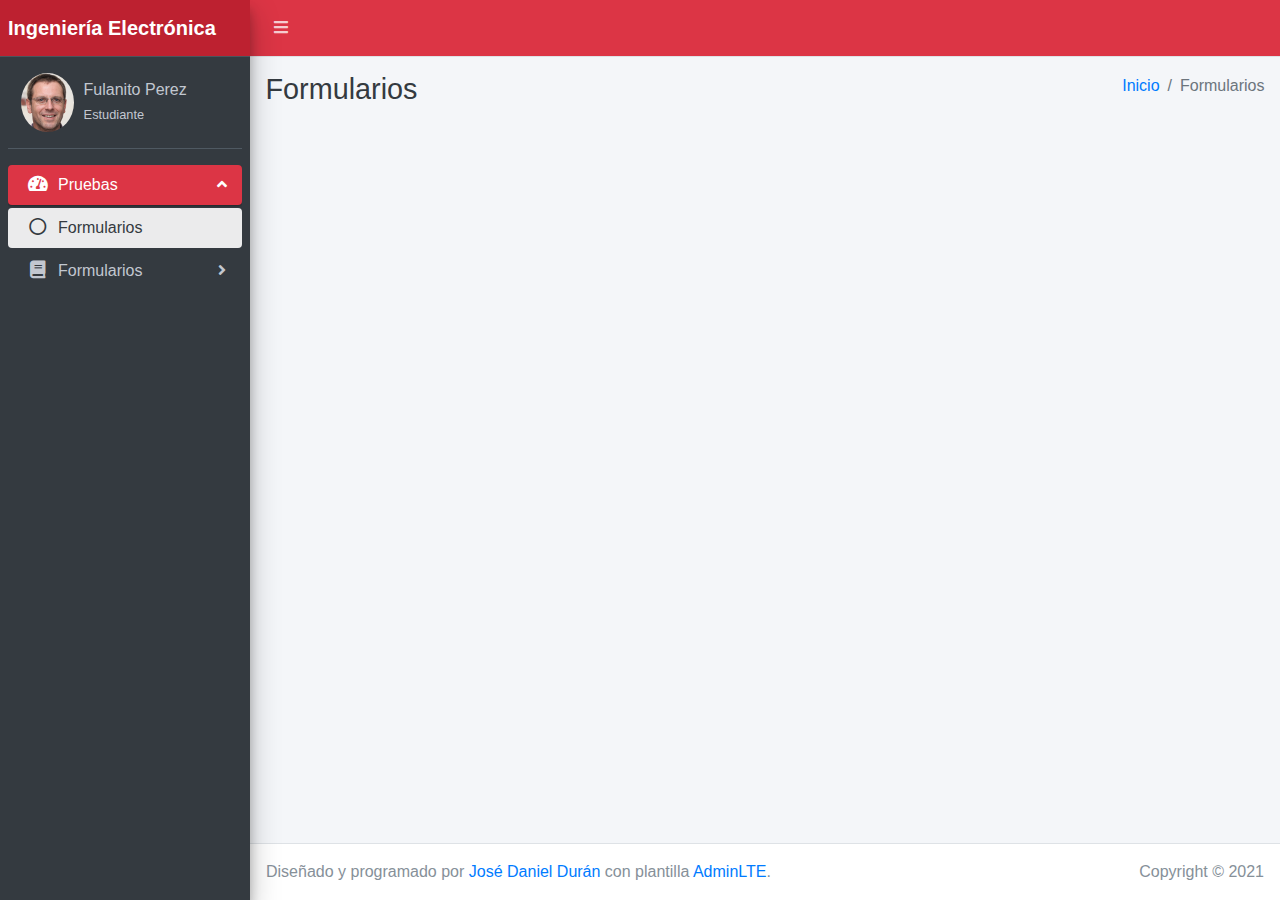
<file: index.html>
<!DOCTYPE html>
<html lang="es">
<head>
  <meta charset="utf-8">
  <meta name="viewport" content="width=device-width, initial-scale=1">
  <meta http-equiv="x-ua-compatible" content="ie=edge">

  <title>Ingeniería Electrónica | Universidad Francisco de Paula Santander</title>

  <link rel="stylesheet" href="alte/plugins/fontawesome-free/css/all.min.css">
  <link rel="stylesheet" href="alte/dist/css/adminlte.min.css">
  <link rel="stylesheet" href="assets/css/style.css">
</head>

<body class="hold-transition sidebar-mini">
<div class="wrapper">

  <nav class="main-header navbar navbar-expand navbar-dark navbar-danger">
  <!-- Left navbar links -->
  <ul class="navbar-nav">
    <li class="nav-item">
      <a class="nav-link" data-widget="pushmenu" href="#" role="button"><i class="fas fa-bars"></i></a>
    </li>
	<!--
    <li class="nav-item d-none d-sm-inline-block">
      <a href="index3.html" class="nav-link">Inicio</a>
    </li>
    <li class="nav-item d-none d-sm-inline-block">
      <a href="#" class="nav-link">Estaciones de préstamo</a>
    </li>
    <li class="nav-item d-none d-sm-inline-block">
      <a href="#" class="nav-link">Historial de lecturas</a>
    </li>
	--->
  </ul>
</nav>

  <aside class="main-sidebar sidebar-dark-danger elevation-4">
  <a href="#" class="brand-link bg-danger">
    <span class="brand-text font-weight-bold">Ingeniería Electrónica</span>
  </a>

  <!-- Sidebar -->
  <div class="sidebar">
    <!-- Sidebar user panel (optional) -->
    <div class="user-panel mt-3 pb-3 mb-3 d-flex">
      <div class="image">
        <img src="assets/img/codigos/originales/0000001.jpg" class="img-circle" alt="José Daniel Durán">
      </div>
      <div class="info">
        <a href="#" class="d-block">Fulanito Perez <br><small>Estudiante</small></a>
      </div>
    </div>

    <!-- Sidebar Menu -->
    <nav class="mt-2">
      <ul class="nav nav-pills nav-sidebar flex-column" data-widget="treeview" role="menu" data-accordion="false">
        <li class="nav-item has-treeview menu-open">
          <a href="index.html" class="nav-link active">
            <i class="nav-icon fas fa-tachometer-alt"></i>
            <p>
              Pruebas
              <i class="right fas fa-angle-right"></i>
            </p>
          </a>
          <ul class="nav nav-treeview">
            <li class="nav-item">
              <a href="index.html" class="nav-link active">
                <i class="far fa-circle nav-icon"></i>
                <p>Formularios</p>
              </a>
            </li>
          </ul>
        </li>

        <li class="nav-item has-treeview">
          <a href="index.html" class="nav-link">
            <i class="nav-icon fas fa-book"></i>
            <p>
              Formularios
              <i class="right fas fa-angle-right"></i>
            </p>
          </a>
          <ul class="nav nav-treeview">
            <li class="nav-item">
              <a href="formularios-estudiantes.html" class="nav-link">
                <i class="far fa-circle nav-icon"></i>
                <p>Estudiantes</p>
              </a>
            </li>
            <li class="nav-item">
              <a href="formularios-docentes.html" class="nav-link">
                <i class="far fa-circle nav-icon"></i>
                <p>Docentes</p>
              </a>
            </li>
          </ul>
        </li>
      </ul>
    </nav>
    <!-- /.sidebar-menu -->
  </div>
  <!-- /.sidebar -->
</aside>

  <div class="content-wrapper">
    <div class="content-header">
      <div class="container-fluid">
        <div class="row mb-2">
          <div class="col-sm-6">
            <h1 class="m-0 text-dark">Formularios</h1>
          </div>
          <div class="col-sm-6">
            <ol class="breadcrumb float-sm-right">
              <li class="breadcrumb-item"><a href="/admin/">Inicio</a></li>
              <li class="breadcrumb-item active">Formularios</li>
            </ol>
          </div>
        </div>
      </div>
    </div>

    <div class="content">
      <div class="container-fluid">
        <div class="row">
          <div class="col-lg-6">
          </div>
          <div class="col-lg-6">
          </div>
        </div>
      </div>
    </div>
  </div>

  <aside class="control-sidebar control-sidebar-dark">
    <div class="p-3">
      <h3>Ayuda</h3>
      <p>En ésta página encontrará información de depuración (prueba) de los módulos RFID.</p>
    </div>
  </aside>

  <footer class="main-footer">
  <div class="float-right d-none d-sm-inline">
    Copyright &copy; 2021 </div>
  Diseñado y programado por <a href="https://josedanield10.com">José Daniel Durán</a> con plantilla <a href="https://adminlte.io">AdminLTE</a>.</strong>
</footer>
</div>

<script src="alte/plugins/jquery/jquery.min.js"></script>
<script src="alte/plugins/bootstrap/js/bootstrap.bundle.min.js"></script>
<script src="alte/dist/js/adminlte.min.js"></script>

</body>
</html>
</file>
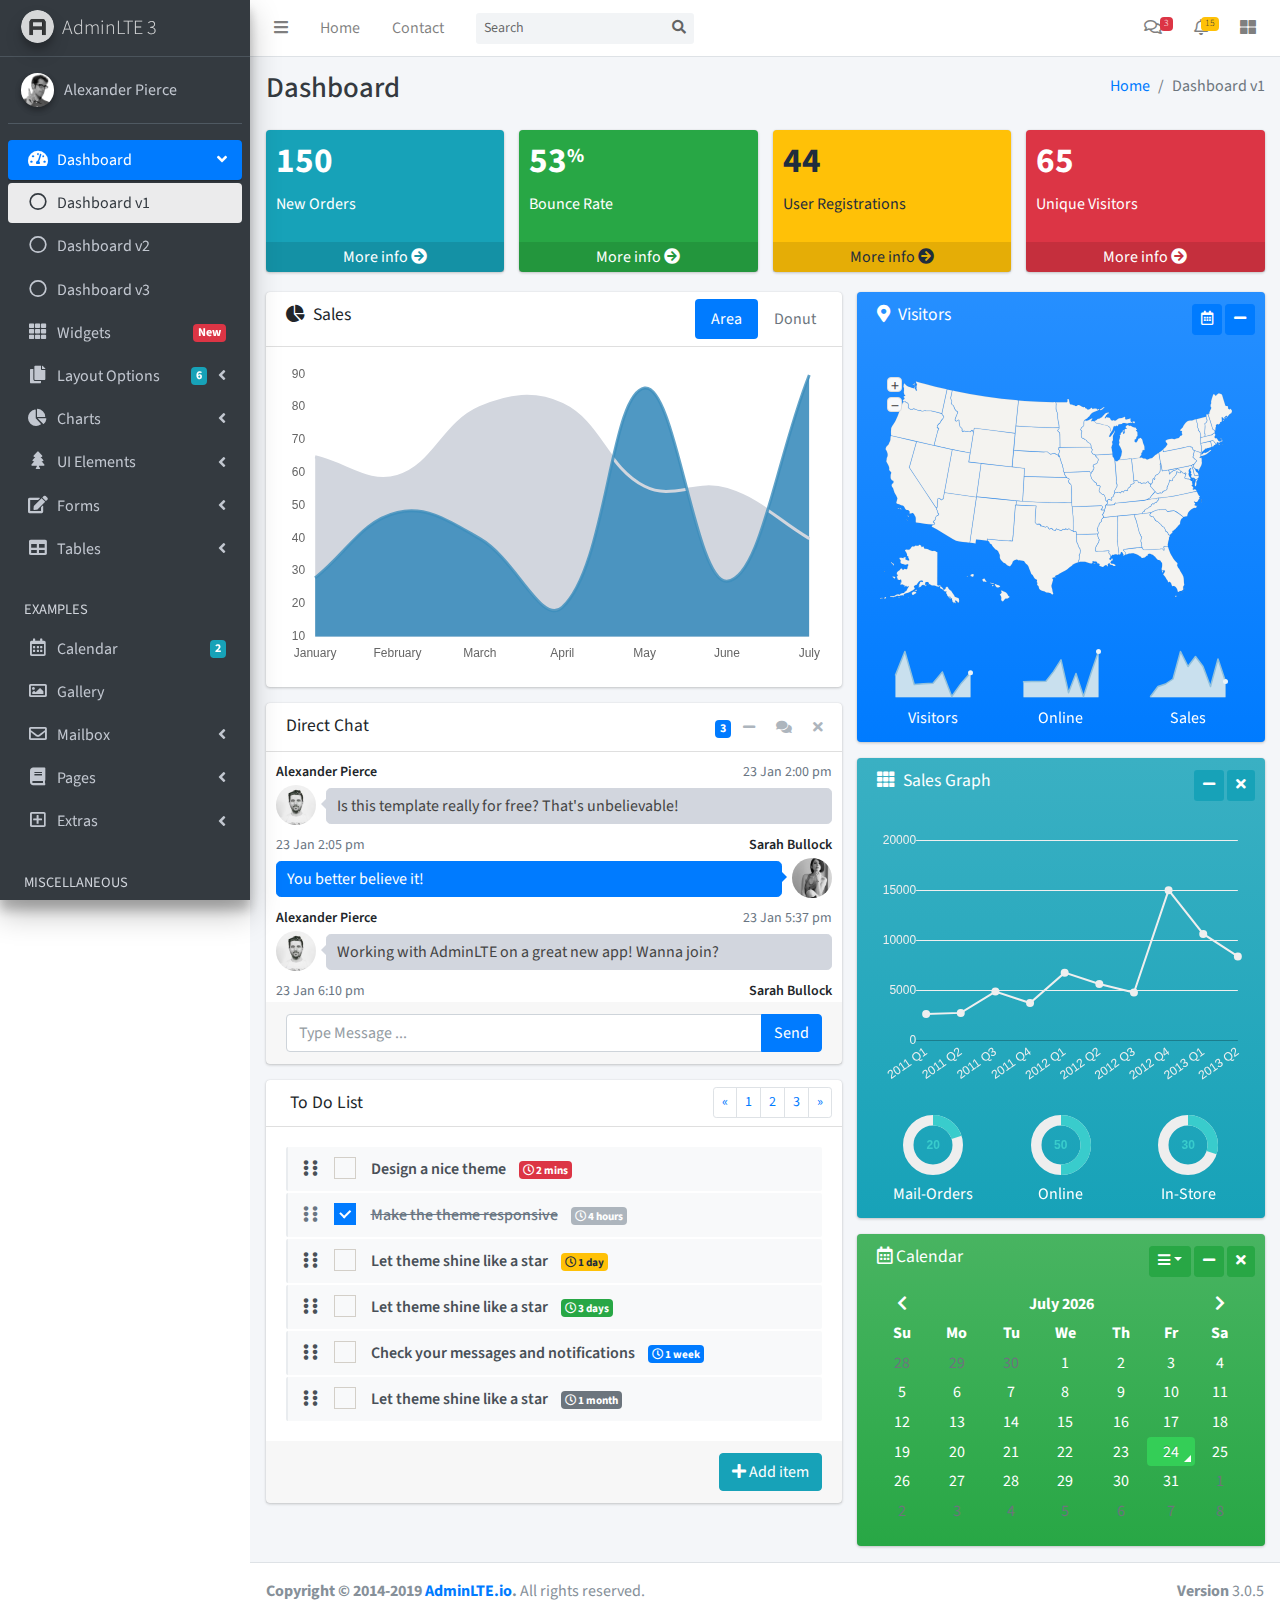
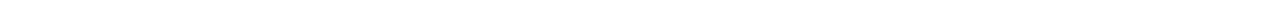
<file: alte/index.html>
<!DOCTYPE html>
<html>
<head>
  <meta charset="utf-8">
  <meta http-equiv="X-UA-Compatible" content="IE=edge">
  <title>AdminLTE 3 | Dashboard</title>
  <!-- Tell the browser to be responsive to screen width -->
  <meta name="viewport" content="width=device-width, initial-scale=1">
  <!-- Font Awesome -->
  <link rel="stylesheet" href="plugins/fontawesome-free/css/all.min.css">
  <!-- Ionicons -->
  <link rel="stylesheet" href="https://code.ionicframework.com/ionicons/2.0.1/css/ionicons.min.css">
  <!-- Tempusdominus Bbootstrap 4 -->
  <link rel="stylesheet" href="plugins/tempusdominus-bootstrap-4/css/tempusdominus-bootstrap-4.min.css">
  <!-- iCheck -->
  <link rel="stylesheet" href="plugins/icheck-bootstrap/icheck-bootstrap.min.css">
  <!-- JQVMap -->
  <link rel="stylesheet" href="plugins/jqvmap/jqvmap.min.css">
  <!-- Theme style -->
  <link rel="stylesheet" href="dist/css/adminlte.min.css">
  <!-- overlayScrollbars -->
  <link rel="stylesheet" href="plugins/overlayScrollbars/css/OverlayScrollbars.min.css">
  <!-- Daterange picker -->
  <link rel="stylesheet" href="plugins/daterangepicker/daterangepicker.css">
  <!-- summernote -->
  <link rel="stylesheet" href="plugins/summernote/summernote-bs4.css">
  <!-- Google Font: Source Sans Pro -->
  <link href="https://fonts.googleapis.com/css?family=Source+Sans+Pro:300,400,400i,700" rel="stylesheet">
</head>
<body class="hold-transition sidebar-mini layout-fixed">
<div class="wrapper">

  <!-- Navbar -->
  <nav class="main-header navbar navbar-expand navbar-white navbar-light">
    <!-- Left navbar links -->
    <ul class="navbar-nav">
      <li class="nav-item">
        <a class="nav-link" data-widget="pushmenu" href="#" role="button"><i class="fas fa-bars"></i></a>
      </li>
      <li class="nav-item d-none d-sm-inline-block">
        <a href="index3.html" class="nav-link">Home</a>
      </li>
      <li class="nav-item d-none d-sm-inline-block">
        <a href="#" class="nav-link">Contact</a>
      </li>
    </ul>

    <!-- SEARCH FORM -->
    <form class="form-inline ml-3">
      <div class="input-group input-group-sm">
        <input class="form-control form-control-navbar" type="search" placeholder="Search" aria-label="Search">
        <div class="input-group-append">
          <button class="btn btn-navbar" type="submit">
            <i class="fas fa-search"></i>
          </button>
        </div>
      </div>
    </form>

    <!-- Right navbar links -->
    <ul class="navbar-nav ml-auto">
      <!-- Messages Dropdown Menu -->
      <li class="nav-item dropdown">
        <a class="nav-link" data-toggle="dropdown" href="#">
          <i class="far fa-comments"></i>
          <span class="badge badge-danger navbar-badge">3</span>
        </a>
        <div class="dropdown-menu dropdown-menu-lg dropdown-menu-right">
          <a href="#" class="dropdown-item">
            <!-- Message Start -->
            <div class="media">
              <img src="dist/img/user1-128x128.jpg" alt="User Avatar" class="img-size-50 mr-3 img-circle">
              <div class="media-body">
                <h3 class="dropdown-item-title">
                  Brad Diesel
                  <span class="float-right text-sm text-danger"><i class="fas fa-star"></i></span>
                </h3>
                <p class="text-sm">Call me whenever you can...</p>
                <p class="text-sm text-muted"><i class="far fa-clock mr-1"></i> 4 Hours Ago</p>
              </div>
            </div>
            <!-- Message End -->
          </a>
          <div class="dropdown-divider"></div>
          <a href="#" class="dropdown-item">
            <!-- Message Start -->
            <div class="media">
              <img src="dist/img/user8-128x128.jpg" alt="User Avatar" class="img-size-50 img-circle mr-3">
              <div class="media-body">
                <h3 class="dropdown-item-title">
                  John Pierce
                  <span class="float-right text-sm text-muted"><i class="fas fa-star"></i></span>
                </h3>
                <p class="text-sm">I got your message bro</p>
                <p class="text-sm text-muted"><i class="far fa-clock mr-1"></i> 4 Hours Ago</p>
              </div>
            </div>
            <!-- Message End -->
          </a>
          <div class="dropdown-divider"></div>
          <a href="#" class="dropdown-item">
            <!-- Message Start -->
            <div class="media">
              <img src="dist/img/user3-128x128.jpg" alt="User Avatar" class="img-size-50 img-circle mr-3">
              <div class="media-body">
                <h3 class="dropdown-item-title">
                  Nora Silvester
                  <span class="float-right text-sm text-warning"><i class="fas fa-star"></i></span>
                </h3>
                <p class="text-sm">The subject goes here</p>
                <p class="text-sm text-muted"><i class="far fa-clock mr-1"></i> 4 Hours Ago</p>
              </div>
            </div>
            <!-- Message End -->
          </a>
          <div class="dropdown-divider"></div>
          <a href="#" class="dropdown-item dropdown-footer">See All Messages</a>
        </div>
      </li>
      <!-- Notifications Dropdown Menu -->
      <li class="nav-item dropdown">
        <a class="nav-link" data-toggle="dropdown" href="#">
          <i class="far fa-bell"></i>
          <span class="badge badge-warning navbar-badge">15</span>
        </a>
        <div class="dropdown-menu dropdown-menu-lg dropdown-menu-right">
          <span class="dropdown-item dropdown-header">15 Notifications</span>
          <div class="dropdown-divider"></div>
          <a href="#" class="dropdown-item">
            <i class="fas fa-envelope mr-2"></i> 4 new messages
            <span class="float-right text-muted text-sm">3 mins</span>
          </a>
          <div class="dropdown-divider"></div>
          <a href="#" class="dropdown-item">
            <i class="fas fa-users mr-2"></i> 8 friend requests
            <span class="float-right text-muted text-sm">12 hours</span>
          </a>
          <div class="dropdown-divider"></div>
          <a href="#" class="dropdown-item">
            <i class="fas fa-file mr-2"></i> 3 new reports
            <span class="float-right text-muted text-sm">2 days</span>
          </a>
          <div class="dropdown-divider"></div>
          <a href="#" class="dropdown-item dropdown-footer">See All Notifications</a>
        </div>
      </li>
      <li class="nav-item">
        <a class="nav-link" data-widget="control-sidebar" data-slide="true" href="#" role="button">
          <i class="fas fa-th-large"></i>
        </a>
      </li>
    </ul>
  </nav>
  <!-- /.navbar -->

  <!-- Main Sidebar Container -->
  <aside class="main-sidebar sidebar-dark-primary elevation-4">
    <!-- Brand Logo -->
    <a href="index3.html" class="brand-link">
      <img src="dist/img/AdminLTELogo.png" alt="AdminLTE Logo" class="brand-image img-circle elevation-3"
           style="opacity: .8">
      <span class="brand-text font-weight-light">AdminLTE 3</span>
    </a>

    <!-- Sidebar -->
    <div class="sidebar">
      <!-- Sidebar user panel (optional) -->
      <div class="user-panel mt-3 pb-3 mb-3 d-flex">
        <div class="image">
          <img src="dist/img/user2-160x160.jpg" class="img-circle elevation-2" alt="User Image">
        </div>
        <div class="info">
          <a href="#" class="d-block">Alexander Pierce</a>
        </div>
      </div>

      <!-- Sidebar Menu -->
      <nav class="mt-2">
        <ul class="nav nav-pills nav-sidebar flex-column" data-widget="treeview" role="menu" data-accordion="false">
          <!-- Add icons to the links using the .nav-icon class
               with font-awesome or any other icon font library -->
          <li class="nav-item has-treeview menu-open">
            <a href="#" class="nav-link active">
              <i class="nav-icon fas fa-tachometer-alt"></i>
              <p>
                Dashboard
                <i class="right fas fa-angle-left"></i>
              </p>
            </a>
            <ul class="nav nav-treeview">
              <li class="nav-item">
                <a href="./index.html" class="nav-link active">
                  <i class="far fa-circle nav-icon"></i>
                  <p>Dashboard v1</p>
                </a>
              </li>
              <li class="nav-item">
                <a href="./index2.html" class="nav-link">
                  <i class="far fa-circle nav-icon"></i>
                  <p>Dashboard v2</p>
                </a>
              </li>
              <li class="nav-item">
                <a href="./index3.html" class="nav-link">
                  <i class="far fa-circle nav-icon"></i>
                  <p>Dashboard v3</p>
                </a>
              </li>
            </ul>
          </li>
          <li class="nav-item">
            <a href="pages/widgets.html" class="nav-link">
              <i class="nav-icon fas fa-th"></i>
              <p>
                Widgets
                <span class="right badge badge-danger">New</span>
              </p>
            </a>
          </li>
          <li class="nav-item has-treeview">
            <a href="#" class="nav-link">
              <i class="nav-icon fas fa-copy"></i>
              <p>
                Layout Options
                <i class="fas fa-angle-left right"></i>
                <span class="badge badge-info right">6</span>
              </p>
            </a>
            <ul class="nav nav-treeview">
              <li class="nav-item">
                <a href="pages/layout/top-nav.html" class="nav-link">
                  <i class="far fa-circle nav-icon"></i>
                  <p>Top Navigation</p>
                </a>
              </li>
              <li class="nav-item">
                <a href="pages/layout/top-nav-sidebar.html" class="nav-link">
                  <i class="far fa-circle nav-icon"></i>
                  <p>Top Navigation + Sidebar</p>
                </a>
              </li>
              <li class="nav-item">
                <a href="pages/layout/boxed.html" class="nav-link">
                  <i class="far fa-circle nav-icon"></i>
                  <p>Boxed</p>
                </a>
              </li>
              <li class="nav-item">
                <a href="pages/layout/fixed-sidebar.html" class="nav-link">
                  <i class="far fa-circle nav-icon"></i>
                  <p>Fixed Sidebar</p>
                </a>
              </li>
              <li class="nav-item">
                <a href="pages/layout/fixed-topnav.html" class="nav-link">
                  <i class="far fa-circle nav-icon"></i>
                  <p>Fixed Navbar</p>
                </a>
              </li>
              <li class="nav-item">
                <a href="pages/layout/fixed-footer.html" class="nav-link">
                  <i class="far fa-circle nav-icon"></i>
                  <p>Fixed Footer</p>
                </a>
              </li>
              <li class="nav-item">
                <a href="pages/layout/collapsed-sidebar.html" class="nav-link">
                  <i class="far fa-circle nav-icon"></i>
                  <p>Collapsed Sidebar</p>
                </a>
              </li>
            </ul>
          </li>
          <li class="nav-item has-treeview">
            <a href="#" class="nav-link">
              <i class="nav-icon fas fa-chart-pie"></i>
              <p>
                Charts
                <i class="right fas fa-angle-left"></i>
              </p>
            </a>
            <ul class="nav nav-treeview">
              <li class="nav-item">
                <a href="pages/charts/chartjs.html" class="nav-link">
                  <i class="far fa-circle nav-icon"></i>
                  <p>ChartJS</p>
                </a>
              </li>
              <li class="nav-item">
                <a href="pages/charts/flot.html" class="nav-link">
                  <i class="far fa-circle nav-icon"></i>
                  <p>Flot</p>
                </a>
              </li>
              <li class="nav-item">
                <a href="pages/charts/inline.html" class="nav-link">
                  <i class="far fa-circle nav-icon"></i>
                  <p>Inline</p>
                </a>
              </li>
            </ul>
          </li>
          <li class="nav-item has-treeview">
            <a href="#" class="nav-link">
              <i class="nav-icon fas fa-tree"></i>
              <p>
                UI Elements
                <i class="fas fa-angle-left right"></i>
              </p>
            </a>
            <ul class="nav nav-treeview">
              <li class="nav-item">
                <a href="pages/UI/general.html" class="nav-link">
                  <i class="far fa-circle nav-icon"></i>
                  <p>General</p>
                </a>
              </li>
              <li class="nav-item">
                <a href="pages/UI/icons.html" class="nav-link">
                  <i class="far fa-circle nav-icon"></i>
                  <p>Icons</p>
                </a>
              </li>
              <li class="nav-item">
                <a href="pages/UI/buttons.html" class="nav-link">
                  <i class="far fa-circle nav-icon"></i>
                  <p>Buttons</p>
                </a>
              </li>
              <li class="nav-item">
                <a href="pages/UI/sliders.html" class="nav-link">
                  <i class="far fa-circle nav-icon"></i>
                  <p>Sliders</p>
                </a>
              </li>
              <li class="nav-item">
                <a href="pages/UI/modals.html" class="nav-link">
                  <i class="far fa-circle nav-icon"></i>
                  <p>Modals & Alerts</p>
                </a>
              </li>
              <li class="nav-item">
                <a href="pages/UI/navbar.html" class="nav-link">
                  <i class="far fa-circle nav-icon"></i>
                  <p>Navbar & Tabs</p>
                </a>
              </li>
              <li class="nav-item">
                <a href="pages/UI/timeline.html" class="nav-link">
                  <i class="far fa-circle nav-icon"></i>
                  <p>Timeline</p>
                </a>
              </li>
              <li class="nav-item">
                <a href="pages/UI/ribbons.html" class="nav-link">
                  <i class="far fa-circle nav-icon"></i>
                  <p>Ribbons</p>
                </a>
              </li>
            </ul>
          </li>
          <li class="nav-item has-treeview">
            <a href="#" class="nav-link">
              <i class="nav-icon fas fa-edit"></i>
              <p>
                Forms
                <i class="fas fa-angle-left right"></i>
              </p>
            </a>
            <ul class="nav nav-treeview">
              <li class="nav-item">
                <a href="pages/forms/general.html" class="nav-link">
                  <i class="far fa-circle nav-icon"></i>
                  <p>General Elements</p>
                </a>
              </li>
              <li class="nav-item">
                <a href="pages/forms/advanced.html" class="nav-link">
                  <i class="far fa-circle nav-icon"></i>
                  <p>Advanced Elements</p>
                </a>
              </li>
              <li class="nav-item">
                <a href="pages/forms/editors.html" class="nav-link">
                  <i class="far fa-circle nav-icon"></i>
                  <p>Editors</p>
                </a>
              </li>
              <li class="nav-item">
                <a href="pages/forms/validation.html" class="nav-link">
                  <i class="far fa-circle nav-icon"></i>
                  <p>Validation</p>
                </a>
              </li>
            </ul>
          </li>
          <li class="nav-item has-treeview">
            <a href="#" class="nav-link">
              <i class="nav-icon fas fa-table"></i>
              <p>
                Tables
                <i class="fas fa-angle-left right"></i>
              </p>
            </a>
            <ul class="nav nav-treeview">
              <li class="nav-item">
                <a href="pages/tables/simple.html" class="nav-link">
                  <i class="far fa-circle nav-icon"></i>
                  <p>Simple Tables</p>
                </a>
              </li>
              <li class="nav-item">
                <a href="pages/tables/data.html" class="nav-link">
                  <i class="far fa-circle nav-icon"></i>
                  <p>DataTables</p>
                </a>
              </li>
              <li class="nav-item">
                <a href="pages/tables/jsgrid.html" class="nav-link">
                  <i class="far fa-circle nav-icon"></i>
                  <p>jsGrid</p>
                </a>
              </li>
            </ul>
          </li>
          <li class="nav-header">EXAMPLES</li>
          <li class="nav-item">
            <a href="pages/calendar.html" class="nav-link">
              <i class="nav-icon far fa-calendar-alt"></i>
              <p>
                Calendar
                <span class="badge badge-info right">2</span>
              </p>
            </a>
          </li>
          <li class="nav-item">
            <a href="pages/gallery.html" class="nav-link">
              <i class="nav-icon far fa-image"></i>
              <p>
                Gallery
              </p>
            </a>
          </li>
          <li class="nav-item has-treeview">
            <a href="#" class="nav-link">
              <i class="nav-icon far fa-envelope"></i>
              <p>
                Mailbox
                <i class="fas fa-angle-left right"></i>
              </p>
            </a>
            <ul class="nav nav-treeview">
              <li class="nav-item">
                <a href="pages/mailbox/mailbox.html" class="nav-link">
                  <i class="far fa-circle nav-icon"></i>
                  <p>Inbox</p>
                </a>
              </li>
              <li class="nav-item">
                <a href="pages/mailbox/compose.html" class="nav-link">
                  <i class="far fa-circle nav-icon"></i>
                  <p>Compose</p>
                </a>
              </li>
              <li class="nav-item">
                <a href="pages/mailbox/read-mail.html" class="nav-link">
                  <i class="far fa-circle nav-icon"></i>
                  <p>Read</p>
                </a>
              </li>
            </ul>
          </li>
          <li class="nav-item has-treeview">
            <a href="#" class="nav-link">
              <i class="nav-icon fas fa-book"></i>
              <p>
                Pages
                <i class="fas fa-angle-left right"></i>
              </p>
            </a>
            <ul class="nav nav-treeview">
              <li class="nav-item">
                <a href="pages/examples/invoice.html" class="nav-link">
                  <i class="far fa-circle nav-icon"></i>
                  <p>Invoice</p>
                </a>
              </li>
              <li class="nav-item">
                <a href="pages/examples/profile.html" class="nav-link">
                  <i class="far fa-circle nav-icon"></i>
                  <p>Profile</p>
                </a>
              </li>
              <li class="nav-item">
                <a href="pages/examples/e-commerce.html" class="nav-link">
                  <i class="far fa-circle nav-icon"></i>
                  <p>E-commerce</p>
                </a>
              </li>
              <li class="nav-item">
                <a href="pages/examples/projects.html" class="nav-link">
                  <i class="far fa-circle nav-icon"></i>
                  <p>Projects</p>
                </a>
              </li>
              <li class="nav-item">
                <a href="pages/examples/project-add.html" class="nav-link">
                  <i class="far fa-circle nav-icon"></i>
                  <p>Project Add</p>
                </a>
              </li>
              <li class="nav-item">
                <a href="pages/examples/project-edit.html" class="nav-link">
                  <i class="far fa-circle nav-icon"></i>
                  <p>Project Edit</p>
                </a>
              </li>
              <li class="nav-item">
                <a href="pages/examples/project-detail.html" class="nav-link">
                  <i class="far fa-circle nav-icon"></i>
                  <p>Project Detail</p>
                </a>
              </li>
              <li class="nav-item">
                <a href="pages/examples/contacts.html" class="nav-link">
                  <i class="far fa-circle nav-icon"></i>
                  <p>Contacts</p>
                </a>
              </li>
            </ul>
          </li>
          <li class="nav-item has-treeview">
            <a href="#" class="nav-link">
              <i class="nav-icon far fa-plus-square"></i>
              <p>
                Extras
                <i class="fas fa-angle-left right"></i>
              </p>
            </a>
            <ul class="nav nav-treeview">
              <li class="nav-item">
                <a href="pages/examples/login.html" class="nav-link">
                  <i class="far fa-circle nav-icon"></i>
                  <p>Login</p>
                </a>
              </li>
              <li class="nav-item">
                <a href="pages/examples/register.html" class="nav-link">
                  <i class="far fa-circle nav-icon"></i>
                  <p>Register</p>
                </a>
              </li>
              <li class="nav-item">
                <a href="pages/examples/forgot-password.html" class="nav-link">
                  <i class="far fa-circle nav-icon"></i>
                  <p>Forgot Password</p>
                </a>
              </li>
              <li class="nav-item">
                <a href="pages/examples/recover-password.html" class="nav-link">
                  <i class="far fa-circle nav-icon"></i>
                  <p>Recover Password</p>
                </a>
              </li>
              <li class="nav-item">
                <a href="pages/examples/lockscreen.html" class="nav-link">
                  <i class="far fa-circle nav-icon"></i>
                  <p>Lockscreen</p>
                </a>
              </li>
              <li class="nav-item">
                <a href="pages/examples/legacy-user-menu.html" class="nav-link">
                  <i class="far fa-circle nav-icon"></i>
                  <p>Legacy User Menu</p>
                </a>
              </li>
              <li class="nav-item">
                <a href="pages/examples/language-menu.html" class="nav-link">
                  <i class="far fa-circle nav-icon"></i>
                  <p>Language Menu</p>
                </a>
              </li>
              <li class="nav-item">
                <a href="pages/examples/404.html" class="nav-link">
                  <i class="far fa-circle nav-icon"></i>
                  <p>Error 404</p>
                </a>
              </li>
              <li class="nav-item">
                <a href="pages/examples/500.html" class="nav-link">
                  <i class="far fa-circle nav-icon"></i>
                  <p>Error 500</p>
                </a>
              </li>
              <li class="nav-item">
                <a href="pages/examples/pace.html" class="nav-link">
                  <i class="far fa-circle nav-icon"></i>
                  <p>Pace</p>
                </a>
              </li>
              <li class="nav-item">
                <a href="pages/examples/blank.html" class="nav-link">
                  <i class="far fa-circle nav-icon"></i>
                  <p>Blank Page</p>
                </a>
              </li>
              <li class="nav-item">
                <a href="starter.html" class="nav-link">
                  <i class="far fa-circle nav-icon"></i>
                  <p>Starter Page</p>
                </a>
              </li>
            </ul>
          </li>
          <li class="nav-header">MISCELLANEOUS</li>
          <li class="nav-item">
            <a href="https://adminlte.io/docs/3.0" class="nav-link">
              <i class="nav-icon fas fa-file"></i>
              <p>Documentation</p>
            </a>
          </li>
          <li class="nav-header">MULTI LEVEL EXAMPLE</li>
          <li class="nav-item">
            <a href="#" class="nav-link">
              <i class="fas fa-circle nav-icon"></i>
              <p>Level 1</p>
            </a>
          </li>
          <li class="nav-item has-treeview">
            <a href="#" class="nav-link">
              <i class="nav-icon fas fa-circle"></i>
              <p>
                Level 1
                <i class="right fas fa-angle-left"></i>
              </p>
            </a>
            <ul class="nav nav-treeview">
              <li class="nav-item">
                <a href="#" class="nav-link">
                  <i class="far fa-circle nav-icon"></i>
                  <p>Level 2</p>
                </a>
              </li>
              <li class="nav-item has-treeview">
                <a href="#" class="nav-link">
                  <i class="far fa-circle nav-icon"></i>
                  <p>
                    Level 2
                    <i class="right fas fa-angle-left"></i>
                  </p>
                </a>
                <ul class="nav nav-treeview">
                  <li class="nav-item">
                    <a href="#" class="nav-link">
                      <i class="far fa-dot-circle nav-icon"></i>
                      <p>Level 3</p>
                    </a>
                  </li>
                  <li class="nav-item">
                    <a href="#" class="nav-link">
                      <i class="far fa-dot-circle nav-icon"></i>
                      <p>Level 3</p>
                    </a>
                  </li>
                  <li class="nav-item">
                    <a href="#" class="nav-link">
                      <i class="far fa-dot-circle nav-icon"></i>
                      <p>Level 3</p>
                    </a>
                  </li>
                </ul>
              </li>
              <li class="nav-item">
                <a href="#" class="nav-link">
                  <i class="far fa-circle nav-icon"></i>
                  <p>Level 2</p>
                </a>
              </li>
            </ul>
          </li>
          <li class="nav-item">
            <a href="#" class="nav-link">
              <i class="fas fa-circle nav-icon"></i>
              <p>Level 1</p>
            </a>
          </li>
          <li class="nav-header">LABELS</li>
          <li class="nav-item">
            <a href="#" class="nav-link">
              <i class="nav-icon far fa-circle text-danger"></i>
              <p class="text">Important</p>
            </a>
          </li>
          <li class="nav-item">
            <a href="#" class="nav-link">
              <i class="nav-icon far fa-circle text-warning"></i>
              <p>Warning</p>
            </a>
          </li>
          <li class="nav-item">
            <a href="#" class="nav-link">
              <i class="nav-icon far fa-circle text-info"></i>
              <p>Informational</p>
            </a>
          </li>
        </ul>
      </nav>
      <!-- /.sidebar-menu -->
    </div>
    <!-- /.sidebar -->
  </aside>

  <!-- Content Wrapper. Contains page content -->
  <div class="content-wrapper">
    <!-- Content Header (Page header) -->
    <div class="content-header">
      <div class="container-fluid">
        <div class="row mb-2">
          <div class="col-sm-6">
            <h1 class="m-0 text-dark">Dashboard</h1>
          </div><!-- /.col -->
          <div class="col-sm-6">
            <ol class="breadcrumb float-sm-right">
              <li class="breadcrumb-item"><a href="#">Home</a></li>
              <li class="breadcrumb-item active">Dashboard v1</li>
            </ol>
          </div><!-- /.col -->
        </div><!-- /.row -->
      </div><!-- /.container-fluid -->
    </div>
    <!-- /.content-header -->

    <!-- Main content -->
    <section class="content">
      <div class="container-fluid">
        <!-- Small boxes (Stat box) -->
        <div class="row">
          <div class="col-lg-3 col-6">
            <!-- small box -->
            <div class="small-box bg-info">
              <div class="inner">
                <h3>150</h3>

                <p>New Orders</p>
              </div>
              <div class="icon">
                <i class="ion ion-bag"></i>
              </div>
              <a href="#" class="small-box-footer">More info <i class="fas fa-arrow-circle-right"></i></a>
            </div>
          </div>
          <!-- ./col -->
          <div class="col-lg-3 col-6">
            <!-- small box -->
            <div class="small-box bg-success">
              <div class="inner">
                <h3>53<sup style="font-size: 20px">%</sup></h3>

                <p>Bounce Rate</p>
              </div>
              <div class="icon">
                <i class="ion ion-stats-bars"></i>
              </div>
              <a href="#" class="small-box-footer">More info <i class="fas fa-arrow-circle-right"></i></a>
            </div>
          </div>
          <!-- ./col -->
          <div class="col-lg-3 col-6">
            <!-- small box -->
            <div class="small-box bg-warning">
              <div class="inner">
                <h3>44</h3>

                <p>User Registrations</p>
              </div>
              <div class="icon">
                <i class="ion ion-person-add"></i>
              </div>
              <a href="#" class="small-box-footer">More info <i class="fas fa-arrow-circle-right"></i></a>
            </div>
          </div>
          <!-- ./col -->
          <div class="col-lg-3 col-6">
            <!-- small box -->
            <div class="small-box bg-danger">
              <div class="inner">
                <h3>65</h3>

                <p>Unique Visitors</p>
              </div>
              <div class="icon">
                <i class="ion ion-pie-graph"></i>
              </div>
              <a href="#" class="small-box-footer">More info <i class="fas fa-arrow-circle-right"></i></a>
            </div>
          </div>
          <!-- ./col -->
        </div>
        <!-- /.row -->
        <!-- Main row -->
        <div class="row">
          <!-- Left col -->
          <section class="col-lg-7 connectedSortable">
            <!-- Custom tabs (Charts with tabs)-->
            <div class="card">
              <div class="card-header">
                <h3 class="card-title">
                  <i class="fas fa-chart-pie mr-1"></i>
                  Sales
                </h3>
                <div class="card-tools">
                  <ul class="nav nav-pills ml-auto">
                    <li class="nav-item">
                      <a class="nav-link active" href="#revenue-chart" data-toggle="tab">Area</a>
                    </li>
                    <li class="nav-item">
                      <a class="nav-link" href="#sales-chart" data-toggle="tab">Donut</a>
                    </li>
                  </ul>
                </div>
              </div><!-- /.card-header -->
              <div class="card-body">
                <div class="tab-content p-0">
                  <!-- Morris chart - Sales -->
                  <div class="chart tab-pane active" id="revenue-chart"
                       style="position: relative; height: 300px;">
                      <canvas id="revenue-chart-canvas" height="300" style="height: 300px;"></canvas>                         
                   </div>
                  <div class="chart tab-pane" id="sales-chart" style="position: relative; height: 300px;">
                    <canvas id="sales-chart-canvas" height="300" style="height: 300px;"></canvas>                         
                  </div>  
                </div>
              </div><!-- /.card-body -->
            </div>
            <!-- /.card -->

            <!-- DIRECT CHAT -->
            <div class="card direct-chat direct-chat-primary">
              <div class="card-header">
                <h3 class="card-title">Direct Chat</h3>

                <div class="card-tools">
                  <span data-toggle="tooltip" title="3 New Messages" class="badge badge-primary">3</span>
                  <button type="button" class="btn btn-tool" data-card-widget="collapse">
                    <i class="fas fa-minus"></i>
                  </button>
                  <button type="button" class="btn btn-tool" data-toggle="tooltip" title="Contacts"
                          data-widget="chat-pane-toggle">
                    <i class="fas fa-comments"></i>
                  </button>
                  <button type="button" class="btn btn-tool" data-card-widget="remove"><i class="fas fa-times"></i>
                  </button>
                </div>
              </div>
              <!-- /.card-header -->
              <div class="card-body">
                <!-- Conversations are loaded here -->
                <div class="direct-chat-messages">
                  <!-- Message. Default to the left -->
                  <div class="direct-chat-msg">
                    <div class="direct-chat-infos clearfix">
                      <span class="direct-chat-name float-left">Alexander Pierce</span>
                      <span class="direct-chat-timestamp float-right">23 Jan 2:00 pm</span>
                    </div>
                    <!-- /.direct-chat-infos -->
                    <img class="direct-chat-img" src="dist/img/user1-128x128.jpg" alt="message user image">
                    <!-- /.direct-chat-img -->
                    <div class="direct-chat-text">
                      Is this template really for free? That's unbelievable!
                    </div>
                    <!-- /.direct-chat-text -->
                  </div>
                  <!-- /.direct-chat-msg -->

                  <!-- Message to the right -->
                  <div class="direct-chat-msg right">
                    <div class="direct-chat-infos clearfix">
                      <span class="direct-chat-name float-right">Sarah Bullock</span>
                      <span class="direct-chat-timestamp float-left">23 Jan 2:05 pm</span>
                    </div>
                    <!-- /.direct-chat-infos -->
                    <img class="direct-chat-img" src="dist/img/user3-128x128.jpg" alt="message user image">
                    <!-- /.direct-chat-img -->
                    <div class="direct-chat-text">
                      You better believe it!
                    </div>
                    <!-- /.direct-chat-text -->
                  </div>
                  <!-- /.direct-chat-msg -->

                  <!-- Message. Default to the left -->
                  <div class="direct-chat-msg">
                    <div class="direct-chat-infos clearfix">
                      <span class="direct-chat-name float-left">Alexander Pierce</span>
                      <span class="direct-chat-timestamp float-right">23 Jan 5:37 pm</span>
                    </div>
                    <!-- /.direct-chat-infos -->
                    <img class="direct-chat-img" src="dist/img/user1-128x128.jpg" alt="message user image">
                    <!-- /.direct-chat-img -->
                    <div class="direct-chat-text">
                      Working with AdminLTE on a great new app! Wanna join?
                    </div>
                    <!-- /.direct-chat-text -->
                  </div>
                  <!-- /.direct-chat-msg -->

                  <!-- Message to the right -->
                  <div class="direct-chat-msg right">
                    <div class="direct-chat-infos clearfix">
                      <span class="direct-chat-name float-right">Sarah Bullock</span>
                      <span class="direct-chat-timestamp float-left">23 Jan 6:10 pm</span>
                    </div>
                    <!-- /.direct-chat-infos -->
                    <img class="direct-chat-img" src="dist/img/user3-128x128.jpg" alt="message user image">
                    <!-- /.direct-chat-img -->
                    <div class="direct-chat-text">
                      I would love to.
                    </div>
                    <!-- /.direct-chat-text -->
                  </div>
                  <!-- /.direct-chat-msg -->

                </div>
                <!--/.direct-chat-messages-->

                <!-- Contacts are loaded here -->
                <div class="direct-chat-contacts">
                  <ul class="contacts-list">
                    <li>
                      <a href="#">
                        <img class="contacts-list-img" src="dist/img/user1-128x128.jpg">

                        <div class="contacts-list-info">
                          <span class="contacts-list-name">
                            Count Dracula
                            <small class="contacts-list-date float-right">2/28/2015</small>
                          </span>
                          <span class="contacts-list-msg">How have you been? I was...</span>
                        </div>
                        <!-- /.contacts-list-info -->
                      </a>
                    </li>
                    <!-- End Contact Item -->
                    <li>
                      <a href="#">
                        <img class="contacts-list-img" src="dist/img/user7-128x128.jpg">

                        <div class="contacts-list-info">
                          <span class="contacts-list-name">
                            Sarah Doe
                            <small class="contacts-list-date float-right">2/23/2015</small>
                          </span>
                          <span class="contacts-list-msg">I will be waiting for...</span>
                        </div>
                        <!-- /.contacts-list-info -->
                      </a>
                    </li>
                    <!-- End Contact Item -->
                    <li>
                      <a href="#">
                        <img class="contacts-list-img" src="dist/img/user3-128x128.jpg">

                        <div class="contacts-list-info">
                          <span class="contacts-list-name">
                            Nadia Jolie
                            <small class="contacts-list-date float-right">2/20/2015</small>
                          </span>
                          <span class="contacts-list-msg">I'll call you back at...</span>
                        </div>
                        <!-- /.contacts-list-info -->
                      </a>
                    </li>
                    <!-- End Contact Item -->
                    <li>
                      <a href="#">
                        <img class="contacts-list-img" src="dist/img/user5-128x128.jpg">

                        <div class="contacts-list-info">
                          <span class="contacts-list-name">
                            Nora S. Vans
                            <small class="contacts-list-date float-right">2/10/2015</small>
                          </span>
                          <span class="contacts-list-msg">Where is your new...</span>
                        </div>
                        <!-- /.contacts-list-info -->
                      </a>
                    </li>
                    <!-- End Contact Item -->
                    <li>
                      <a href="#">
                        <img class="contacts-list-img" src="dist/img/user6-128x128.jpg">

                        <div class="contacts-list-info">
                          <span class="contacts-list-name">
                            John K.
                            <small class="contacts-list-date float-right">1/27/2015</small>
                          </span>
                          <span class="contacts-list-msg">Can I take a look at...</span>
                        </div>
                        <!-- /.contacts-list-info -->
                      </a>
                    </li>
                    <!-- End Contact Item -->
                    <li>
                      <a href="#">
                        <img class="contacts-list-img" src="dist/img/user8-128x128.jpg">

                        <div class="contacts-list-info">
                          <span class="contacts-list-name">
                            Kenneth M.
                            <small class="contacts-list-date float-right">1/4/2015</small>
                          </span>
                          <span class="contacts-list-msg">Never mind I found...</span>
                        </div>
                        <!-- /.contacts-list-info -->
                      </a>
                    </li>
                    <!-- End Contact Item -->
                  </ul>
                  <!-- /.contacts-list -->
                </div>
                <!-- /.direct-chat-pane -->
              </div>
              <!-- /.card-body -->
              <div class="card-footer">
                <form action="#" method="post">
                  <div class="input-group">
                    <input type="text" name="message" placeholder="Type Message ..." class="form-control">
                    <span class="input-group-append">
                      <button type="button" class="btn btn-primary">Send</button>
                    </span>
                  </div>
                </form>
              </div>
              <!-- /.card-footer-->
            </div>
            <!--/.direct-chat -->

            <!-- TO DO List -->
            <div class="card">
              <div class="card-header">
                <h3 class="card-title">
                  <i class="ion ion-clipboard mr-1"></i>
                  To Do List
                </h3>

                <div class="card-tools">
                  <ul class="pagination pagination-sm">
                    <li class="page-item"><a href="#" class="page-link">&laquo;</a></li>
                    <li class="page-item"><a href="#" class="page-link">1</a></li>
                    <li class="page-item"><a href="#" class="page-link">2</a></li>
                    <li class="page-item"><a href="#" class="page-link">3</a></li>
                    <li class="page-item"><a href="#" class="page-link">&raquo;</a></li>
                  </ul>
                </div>
              </div>
              <!-- /.card-header -->
              <div class="card-body">
                <ul class="todo-list" data-widget="todo-list">
                  <li>
                    <!-- drag handle -->
                    <span class="handle">
                      <i class="fas fa-ellipsis-v"></i>
                      <i class="fas fa-ellipsis-v"></i>
                    </span>
                    <!-- checkbox -->
                    <div  class="icheck-primary d-inline ml-2">
                      <input type="checkbox" value="" name="todo1" id="todoCheck1">
                      <label for="todoCheck1"></label>
                    </div>
                    <!-- todo text -->
                    <span class="text">Design a nice theme</span>
                    <!-- Emphasis label -->
                    <small class="badge badge-danger"><i class="far fa-clock"></i> 2 mins</small>
                    <!-- General tools such as edit or delete-->
                    <div class="tools">
                      <i class="fas fa-edit"></i>
                      <i class="fas fa-trash-o"></i>
                    </div>
                  </li>
                  <li>
                    <span class="handle">
                      <i class="fas fa-ellipsis-v"></i>
                      <i class="fas fa-ellipsis-v"></i>
                    </span>
                    <div  class="icheck-primary d-inline ml-2">
                      <input type="checkbox" value="" name="todo2" id="todoCheck2" checked>
                      <label for="todoCheck2"></label>
                    </div>
                    <span class="text">Make the theme responsive</span>
                    <small class="badge badge-info"><i class="far fa-clock"></i> 4 hours</small>
                    <div class="tools">
                      <i class="fas fa-edit"></i>
                      <i class="fas fa-trash-o"></i>
                    </div>
                  </li>
                  <li>
                    <span class="handle">
                      <i class="fas fa-ellipsis-v"></i>
                      <i class="fas fa-ellipsis-v"></i>
                    </span>
                    <div  class="icheck-primary d-inline ml-2">
                      <input type="checkbox" value="" name="todo3" id="todoCheck3">
                      <label for="todoCheck3"></label>
                    </div>
                    <span class="text">Let theme shine like a star</span>
                    <small class="badge badge-warning"><i class="far fa-clock"></i> 1 day</small>
                    <div class="tools">
                      <i class="fas fa-edit"></i>
                      <i class="fas fa-trash-o"></i>
                    </div>
                  </li>
                  <li>
                    <span class="handle">
                      <i class="fas fa-ellipsis-v"></i>
                      <i class="fas fa-ellipsis-v"></i>
                    </span>
                    <div  class="icheck-primary d-inline ml-2">
                      <input type="checkbox" value="" name="todo4" id="todoCheck4">
                      <label for="todoCheck4"></label>
                    </div>
                    <span class="text">Let theme shine like a star</span>
                    <small class="badge badge-success"><i class="far fa-clock"></i> 3 days</small>
                    <div class="tools">
                      <i class="fas fa-edit"></i>
                      <i class="fas fa-trash-o"></i>
                    </div>
                  </li>
                  <li>
                    <span class="handle">
                      <i class="fas fa-ellipsis-v"></i>
                      <i class="fas fa-ellipsis-v"></i>
                    </span>
                    <div  class="icheck-primary d-inline ml-2">
                      <input type="checkbox" value="" name="todo5" id="todoCheck5">
                      <label for="todoCheck5"></label>
                    </div>
                    <span class="text">Check your messages and notifications</span>
                    <small class="badge badge-primary"><i class="far fa-clock"></i> 1 week</small>
                    <div class="tools">
                      <i class="fas fa-edit"></i>
                      <i class="fas fa-trash-o"></i>
                    </div>
                  </li>
                  <li>
                    <span class="handle">
                      <i class="fas fa-ellipsis-v"></i>
                      <i class="fas fa-ellipsis-v"></i>
                    </span>
                    <div  class="icheck-primary d-inline ml-2">
                      <input type="checkbox" value="" name="todo6" id="todoCheck6">
                      <label for="todoCheck6"></label>
                    </div>
                    <span class="text">Let theme shine like a star</span>
                    <small class="badge badge-secondary"><i class="far fa-clock"></i> 1 month</small>
                    <div class="tools">
                      <i class="fas fa-edit"></i>
                      <i class="fas fa-trash-o"></i>
                    </div>
                  </li>
                </ul>
              </div>
              <!-- /.card-body -->
              <div class="card-footer clearfix">
                <button type="button" class="btn btn-info float-right"><i class="fas fa-plus"></i> Add item</button>
              </div>
            </div>
            <!-- /.card -->
          </section>
          <!-- /.Left col -->
          <!-- right col (We are only adding the ID to make the widgets sortable)-->
          <section class="col-lg-5 connectedSortable">

            <!-- Map card -->
            <div class="card bg-gradient-primary">
              <div class="card-header border-0">
                <h3 class="card-title">
                  <i class="fas fa-map-marker-alt mr-1"></i>
                  Visitors
                </h3>
                <!-- card tools -->
                <div class="card-tools">
                  <button type="button"
                          class="btn btn-primary btn-sm daterange"
                          data-toggle="tooltip"
                          title="Date range">
                    <i class="far fa-calendar-alt"></i>
                  </button>
                  <button type="button"
                          class="btn btn-primary btn-sm"
                          data-card-widget="collapse"
                          data-toggle="tooltip"
                          title="Collapse">
                    <i class="fas fa-minus"></i>
                  </button>
                </div>
                <!-- /.card-tools -->
              </div>
              <div class="card-body">
                <div id="world-map" style="height: 250px; width: 100%;"></div>
              </div>
              <!-- /.card-body-->
              <div class="card-footer bg-transparent">
                <div class="row">
                  <div class="col-4 text-center">
                    <div id="sparkline-1"></div>
                    <div class="text-white">Visitors</div>
                  </div>
                  <!-- ./col -->
                  <div class="col-4 text-center">
                    <div id="sparkline-2"></div>
                    <div class="text-white">Online</div>
                  </div>
                  <!-- ./col -->
                  <div class="col-4 text-center">
                    <div id="sparkline-3"></div>
                    <div class="text-white">Sales</div>
                  </div>
                  <!-- ./col -->
                </div>
                <!-- /.row -->
              </div>
            </div>
            <!-- /.card -->

            <!-- solid sales graph -->
            <div class="card bg-gradient-info">
              <div class="card-header border-0">
                <h3 class="card-title">
                  <i class="fas fa-th mr-1"></i>
                  Sales Graph
                </h3>

                <div class="card-tools">
                  <button type="button" class="btn bg-info btn-sm" data-card-widget="collapse">
                    <i class="fas fa-minus"></i>
                  </button>
                  <button type="button" class="btn bg-info btn-sm" data-card-widget="remove">
                    <i class="fas fa-times"></i>
                  </button>
                </div>
              </div>
              <div class="card-body">
                <canvas class="chart" id="line-chart" style="min-height: 250px; height: 250px; max-height: 250px; max-width: 100%;"></canvas>
              </div>
              <!-- /.card-body -->
              <div class="card-footer bg-transparent">
                <div class="row">
                  <div class="col-4 text-center">
                    <input type="text" class="knob" data-readonly="true" value="20" data-width="60" data-height="60"
                           data-fgColor="#39CCCC">

                    <div class="text-white">Mail-Orders</div>
                  </div>
                  <!-- ./col -->
                  <div class="col-4 text-center">
                    <input type="text" class="knob" data-readonly="true" value="50" data-width="60" data-height="60"
                           data-fgColor="#39CCCC">

                    <div class="text-white">Online</div>
                  </div>
                  <!-- ./col -->
                  <div class="col-4 text-center">
                    <input type="text" class="knob" data-readonly="true" value="30" data-width="60" data-height="60"
                           data-fgColor="#39CCCC">

                    <div class="text-white">In-Store</div>
                  </div>
                  <!-- ./col -->
                </div>
                <!-- /.row -->
              </div>
              <!-- /.card-footer -->
            </div>
            <!-- /.card -->

            <!-- Calendar -->
            <div class="card bg-gradient-success">
              <div class="card-header border-0">

                <h3 class="card-title">
                  <i class="far fa-calendar-alt"></i>
                  Calendar
                </h3>
                <!-- tools card -->
                <div class="card-tools">
                  <!-- button with a dropdown -->
                  <div class="btn-group">
                    <button type="button" class="btn btn-success btn-sm dropdown-toggle" data-toggle="dropdown" data-offset="-52">
                      <i class="fas fa-bars"></i></button>
                    <div class="dropdown-menu" role="menu">
                      <a href="#" class="dropdown-item">Add new event</a>
                      <a href="#" class="dropdown-item">Clear events</a>
                      <div class="dropdown-divider"></div>
                      <a href="#" class="dropdown-item">View calendar</a>
                    </div>
                  </div>
                  <button type="button" class="btn btn-success btn-sm" data-card-widget="collapse">
                    <i class="fas fa-minus"></i>
                  </button>
                  <button type="button" class="btn btn-success btn-sm" data-card-widget="remove">
                    <i class="fas fa-times"></i>
                  </button>
                </div>
                <!-- /. tools -->
              </div>
              <!-- /.card-header -->
              <div class="card-body pt-0">
                <!--The calendar -->
                <div id="calendar" style="width: 100%"></div>
              </div>
              <!-- /.card-body -->
            </div>
            <!-- /.card -->
          </section>
          <!-- right col -->
        </div>
        <!-- /.row (main row) -->
      </div><!-- /.container-fluid -->
    </section>
    <!-- /.content -->
  </div>
  <!-- /.content-wrapper -->
  <footer class="main-footer">
    <strong>Copyright &copy; 2014-2019 <a href="http://adminlte.io">AdminLTE.io</a>.</strong>
    All rights reserved.
    <div class="float-right d-none d-sm-inline-block">
      <b>Version</b> 3.0.5
    </div>
  </footer>

  <!-- Control Sidebar -->
  <aside class="control-sidebar control-sidebar-dark">
    <!-- Control sidebar content goes here -->
  </aside>
  <!-- /.control-sidebar -->
</div>
<!-- ./wrapper -->

<!-- jQuery -->
<script src="plugins/jquery/jquery.min.js"></script>
<!-- jQuery UI 1.11.4 -->
<script src="plugins/jquery-ui/jquery-ui.min.js"></script>
<!-- Resolve conflict in jQuery UI tooltip with Bootstrap tooltip -->
<script>
  $.widget.bridge('uibutton', $.ui.button)
</script>
<!-- Bootstrap 4 -->
<script src="plugins/bootstrap/js/bootstrap.bundle.min.js"></script>
<!-- ChartJS -->
<script src="plugins/chart.js/Chart.min.js"></script>
<!-- Sparkline -->
<script src="plugins/sparklines/sparkline.js"></script>
<!-- JQVMap -->
<script src="plugins/jqvmap/jquery.vmap.min.js"></script>
<script src="plugins/jqvmap/maps/jquery.vmap.usa.js"></script>
<!-- jQuery Knob Chart -->
<script src="plugins/jquery-knob/jquery.knob.min.js"></script>
<!-- daterangepicker -->
<script src="plugins/moment/moment.min.js"></script>
<script src="plugins/daterangepicker/daterangepicker.js"></script>
<!-- Tempusdominus Bootstrap 4 -->
<script src="plugins/tempusdominus-bootstrap-4/js/tempusdominus-bootstrap-4.min.js"></script>
<!-- Summernote -->
<script src="plugins/summernote/summernote-bs4.min.js"></script>
<!-- overlayScrollbars -->
<script src="plugins/overlayScrollbars/js/jquery.overlayScrollbars.min.js"></script>
<!-- AdminLTE App -->
<script src="dist/js/adminlte.js"></script>
<!-- AdminLTE dashboard demo (This is only for demo purposes) -->
<script src="dist/js/pages/dashboard.js"></script>
<!-- AdminLTE for demo purposes -->
<script src="dist/js/demo.js"></script>
</body>
</html>
</file>
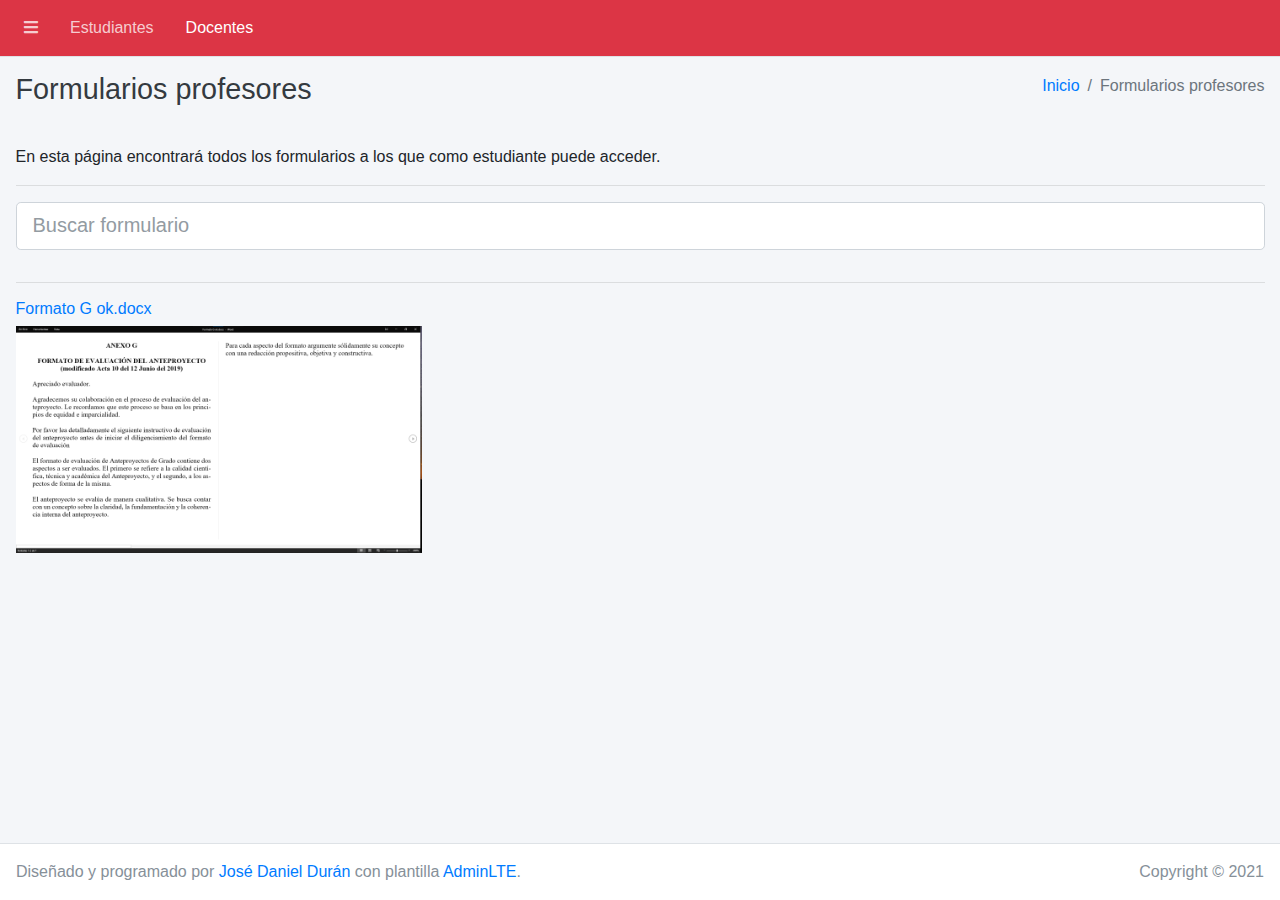
<file: formularios-docentes.html>
<!DOCTYPE html>
<html lang="es">
<head>
  <meta charset="utf-8">
  <meta name="viewport" content="width=device-width, initial-scale=1">
  <meta http-equiv="x-ua-compatible" content="ie=edge">

  <title>Ingeniería Electrónica | Universidad Francisco de Paula Santander</title>

  <link rel="stylesheet" href="alte/plugins/fontawesome-free/css/all.min.css">
  <link rel="stylesheet" href="alte/dist/css/adminlte.min.css">
  <link rel="stylesheet" href="assets/css/style.css">
</head>

<body class="hold-transition layout-top-nav">
<div class="wrapper">

  <nav class="main-header navbar navbar-expand navbar-dark navbar-danger">
  <!-- Left navbar links -->
  <ul class="navbar-nav">
    <li class="nav-item">
      <a class="nav-link" data-widget="pushmenu" href="#" role="button"><i class="fas fa-bars"></i></a>
    </li>
    <li class="nav-item">
      <a href="formularios-estudiantes.html" class="nav-link">
        Estudiantes
      </a>
    </li>
    <li class="nav-item">
      <a href="formularios-docentes.html" class="nav-link active">
        Docentes
      </a>
    </li>
	<!--
    <li class="nav-item d-none d-sm-inline-block">
      <a href="index3.html" class="nav-link">Inicio</a>
    </li>
    <li class="nav-item d-none d-sm-inline-block">
      <a href="#" class="nav-link">Estaciones de préstamo</a>
    </li>
    <li class="nav-item d-none d-sm-inline-block">
      <a href="#" class="nav-link">Historial de lecturas</a>
    </li>
	--->
  </ul>
</nav>

  <div class="content-wrapper">
    <div class="content-header">
      <div class="container-fluid">
        <div class="row mb-2">
          <div class="col-sm-6">
            <h1 class="m-0 text-dark">Formularios profesores</h1>
          </div>
          <div class="col-sm-6">
            <ol class="breadcrumb float-sm-right">
              <li class="breadcrumb-item"><a href="/admin/">Inicio</a></li>
              <li class="breadcrumb-item active">Formularios profesores</li>
            </ol>
          </div>
        </div>
      </div>
    </div>

    <div class="content">
      <div class="container-fluid">
        <div class="row">
          <div class="col-lg-12">
              <p>En esta página encontrará todos los formularios a los que como estudiante puede acceder.</p>
              <hr>
              <div class="row">
                  <div class="col">
                      <div class="form-group">
                          <input type="text" class="form-control form-control-lg" placeholder="Buscar formulario" id="buscar">
                      </div>
                  </div>
              </div>
              <hr>
              <div class="row" id="formularios">
                  <div class="col-4">
                      <a href="proyecto/Profesores/Formato G ok.docx">
                          <h6>Formato G ok.docx</h6>
                          <img data-keyboard="true" data-toggle="modal" data-target="#modal-documentos" class="img-fluid" src="assets/img/proyecto/profesores/Formato G ok.png" alt="Formato G ok.docx" />
                      </a>
                  </div>
              </div>
          </div>
        </div>
      </div>
    </div>
  </div>

  <footer class="main-footer">
      <div class="float-right d-none d-sm-inline">
          Copyright &copy; 2021
      </div>

      Diseñado y programado por <a href="https://josedanield10.com">José Daniel Durán</a> con plantilla <a href="https://adminlte.io">AdminLTE</a>.</strong>
</footer>
</div>

    <div class="modal fade" id="modal-documentos" tabindex="-1">
        <div class="modal-dialog modal-xl">
          <div class="modal-content">
            <div class="modal-header">
              <h4 class="modal-title">Default Modal</h4>
              <button type="button" class="close" data-dismiss="modal" aria-label="Close">
                <span aria-hidden="true">&times;</span>
              </button>
            </div>
            <div class="modal-body">
              <p>One fine body&hellip;</p>
            </div>
            <div class="modal-footer justify-content-between">
              <button type="button" class="btn btn-default" data-dismiss="modal">Cerrar</button>
              <a class="btn btn-danger descargar" href="#">Descargar</a>
            </div>
          </div>
        </div>
      </div>

<script src="alte/plugins/jquery/jquery.min.js"></script>
<script src="alte/plugins/bootstrap/js/bootstrap.bundle.min.js"></script>
<script src="alte/dist/js/adminlte.min.js"></script>
<script src="alte/dist/js/demo.js"></script>

<script>

$(document).ready(function(){
  $("#buscar").on("keyup", function() {
      var value = $(this).val().toLowerCase();
      $("#formularios .col-4").filter(function() {
          $(this).toggle($(this).text().toLowerCase().indexOf(value) > -1)
      });
  });
});

$(".col-4 img").click(function (obj){
    obj.preventDefault();
    var titulo = obj.target.alt;
    $('#modal-documentos').find('.modal-title').text(titulo);
    $('#modal-documentos').find('.descargar').attr("href", "proyecto/Profesores/" + titulo);
    $('#modal-documentos').find('.modal-body').html('<div class="embed-responsive embed-responsive-16by9"><iframe class="embed-responsive-item" src="https://docs.google.com/viewer?url=https://1161557sebastianduarte.github.io/Proyecto/proyecto/Profesores/' + titulo + '&embedded=true"></iframe></div>');
});
</script>

</body>
</html>
</file>
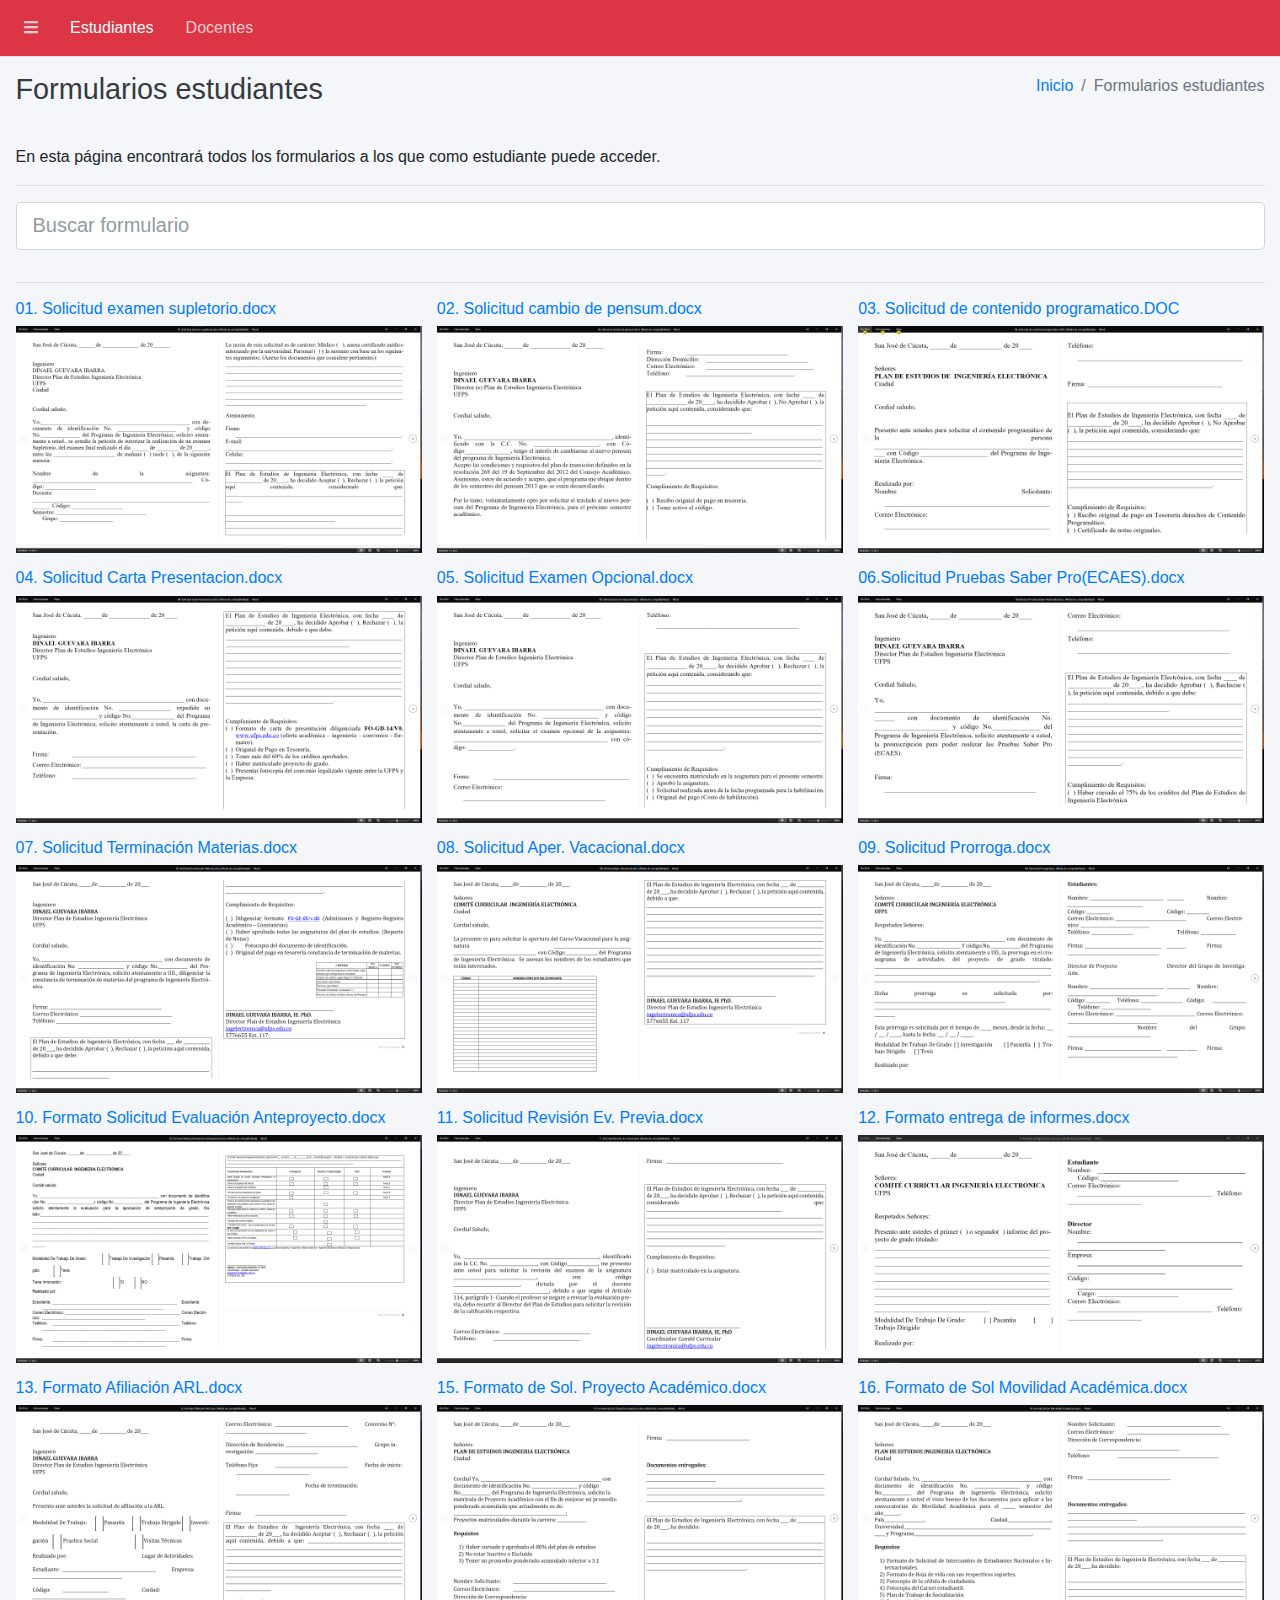
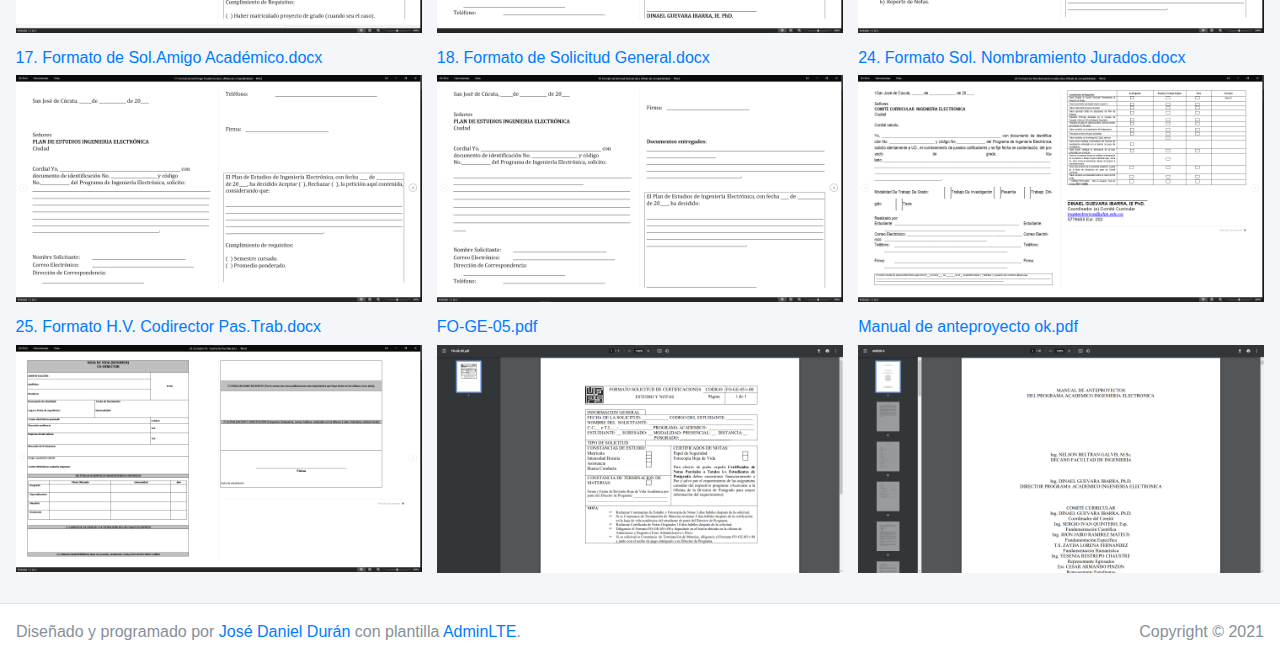
<file: formularios-estudiantes.html>
<!DOCTYPE html>
<html lang="es">
<head>
  <meta charset="utf-8">
  <meta name="viewport" content="width=device-width, initial-scale=1">
  <meta http-equiv="x-ua-compatible" content="ie=edge">

  <title>Ingeniería Electrónica | Universidad Francisco de Paula Santander</title>

  <link rel="stylesheet" href="alte/plugins/fontawesome-free/css/all.min.css">
  <link rel="stylesheet" href="alte/dist/css/adminlte.min.css">
  <link rel="stylesheet" href="assets/css/style.css">
</head>

<body class="hold-transition layout-top-nav">
<div class="wrapper">

  <nav class="main-header navbar navbar-expand navbar-dark navbar-danger">
  <!-- Left navbar links -->
  <ul class="navbar-nav">
    <li class="nav-item">
      <a class="nav-link" data-widget="pushmenu" href="#" role="button"><i class="fas fa-bars"></i></a>
    </li>
    <li class="nav-item">
      <a href="formularios-estudiantes.html" class="nav-link active">
        Estudiantes
      </a>
    </li>
    <li class="nav-item">
      <a href="formularios-docentes.html" class="nav-link">
        Docentes
      </a>
    </li>
	<!--
    <li class="nav-item d-none d-sm-inline-block">
      <a href="index3.html" class="nav-link">Inicio</a>
    </li>
    <li class="nav-item d-none d-sm-inline-block">
      <a href="#" class="nav-link">Estaciones de préstamo</a>
    </li>
    <li class="nav-item d-none d-sm-inline-block">
      <a href="#" class="nav-link">Historial de lecturas</a>
    </li>
	--->
  </ul>
</nav>

  <div class="content-wrapper">
    <div class="content-header">
      <div class="container-fluid">
        <div class="row mb-2">
          <div class="col-sm-6">
            <h1 class="m-0 text-dark">Formularios estudiantes</h1>
          </div>
          <div class="col-sm-6">
            <ol class="breadcrumb float-sm-right">
              <li class="breadcrumb-item"><a href="/admin/">Inicio</a></li>
              <li class="breadcrumb-item active">Formularios estudiantes</li>
            </ol>
          </div>
        </div>
      </div>
    </div>

    <div class="content">
      <div class="container-fluid">
        <div class="row">
          <div class="col-lg-12">
              <p>En esta página encontrará todos los formularios a los que como estudiante puede acceder.</p>
              <hr>
              <div class="row">
                  <div class="col">
                      <div class="form-group">
                          <input type="text" class="form-control form-control-lg" placeholder="Buscar formulario" id="buscar">
                      </div>
                  </div>
              </div>
              <hr>
              <div class="row" id="formularios">
                  <div class="col-4">
                      <a href="proyecto/Estudiantes/01. Solicitud examen supletorio.docx">
                          <h6>01. Solicitud examen supletorio.docx</h6>
                          <img data-keyboard="true" data-toggle="modal" data-target="#modal-documentos" class="img-fluid" src="assets/img/proyecto/estudiantes/01. Solicitud examen supletorio.png" alt="01. Solicitud examen supletorio.docx" />
                      </a>
                  </div>
                  <div class="col-4">
                      <a href="proyecto/Estudiantes/02. Solicitud cambio de pensum.docx">
                          <h6>02. Solicitud cambio de pensum.docx</h6>
                          <img data-keyboard="true" data-toggle="modal" data-target="#modal-documentos" class="img-fluid" src="assets/img/proyecto/estudiantes/02. Solicitud cambio de pensum.png" alt="02. Solicitud cambio de pensum.docx" />
                      </a>
                  </div>
                  <div class="col-4">
                      <a href="proyecto/Estudiantes/03. Solicitud de contenido programatico.DOC">
                          <h6>03. Solicitud de contenido programatico.DOC</h6>
                          <img data-keyboard="true" data-toggle="modal" data-target="#modal-documentos" class="img-fluid" src="assets/img/proyecto/estudiantes/03. Solicitud de contenido programatico.png" alt="03. Solicitud de contenido programatico.DOC" />
                      </a>
                  </div>
                  <div class="col-4">
                      <a href="proyecto/Estudiantes/04. Solicitud Carta Presentacion.docx">
                          <h6>04. Solicitud Carta Presentacion.docx</h6>
                          <img data-keyboard="true" data-toggle="modal" data-target="#modal-documentos" class="img-fluid" src="assets/img/proyecto/estudiantes/04. Solicitud Carta Presentacion.png" alt="04. Solicitud Carta Presentacion.docx" />
                      </a>
                  </div>
                  <div class="col-4">
                      <a href="proyecto/Estudiantes/05. Solicitud Examen Opcional.docx">
                          <h6>05. Solicitud Examen Opcional.docx</h6>
                          <img data-keyboard="true" data-toggle="modal" data-target="#modal-documentos" class="img-fluid" src="assets/img/proyecto/estudiantes/05. Solicitud Examen Opcional.png" alt="05. Solicitud Examen Opcional.docx" />
                      </a>
                  </div>
                  <div class="col-4">
                      <a href="proyecto/Estudiantes/06.Solicitud Pruebas Saber Pro(ECAES).docx">
                          <h6>06.Solicitud Pruebas Saber Pro(ECAES).docx</h6>
                          <img data-keyboard="true" data-toggle="modal" data-target="#modal-documentos" class="img-fluid" src="assets/img/proyecto/estudiantes/06.Solicitud Pruebas Saber Pro(ECAES).png" alt="06.Solicitud Pruebas Saber Pro(ECAES).docx" />
                      </a>
                  </div>
                  <div class="col-4">
                      <a href="proyecto/Estudiantes/07. Solicitud Terminación Materias.docx">
                          <h6>07. Solicitud Terminación Materias.docx</h6>
                          <img data-keyboard="true" data-toggle="modal" data-target="#modal-documentos" class="img-fluid" src="assets/img/proyecto/estudiantes/07. Solicitud Terminación Materias.png" alt="07. Solicitud Terminación Materias.docx" />
                      </a>
                  </div>
                  <div class="col-4">
                      <a href="proyecto/Estudiantes/08. Solicitud Aper. Vacacional.docx">
                          <h6>08. Solicitud Aper. Vacacional.docx</h6>
                          <img data-keyboard="true" data-toggle="modal" data-target="#modal-documentos" class="img-fluid" src="assets/img/proyecto/estudiantes/08. Solicitud Aper. Vacacional.png" alt="08. Solicitud Aper. Vacacional.docx" />
                      </a>
                  </div>
                  <div class="col-4">
                      <a href="proyecto/Estudiantes/09. Solicitud Prorroga.docx">
                          <h6>09. Solicitud Prorroga.docx</h6>
                          <img data-keyboard="true" data-toggle="modal" data-target="#modal-documentos" class="img-fluid" src="assets/img/proyecto/estudiantes/09. Solicitud Prorroga.png" alt="09. Solicitud Prorroga.docx" />
                      </a>
                  </div>
                  <div class="col-4">
                      <a href="proyecto/Estudiantes/10. Formato Solicitud Evaluación Anteproyecto.docx">
                          <h6>10. Formato Solicitud Evaluación Anteproyecto.docx</h6>
                          <img data-keyboard="true" data-toggle="modal" data-target="#modal-documentos" class="img-fluid" src="assets/img/proyecto/estudiantes/10. Formato Solicitud Evaluación Anteproyecto.png" alt="10. Formato Solicitud Evaluación Anteproyecto.docx" />
                      </a>
                  </div>
                  <div class="col-4">
                      <a href="proyecto/Estudiantes/11. Solicitud Revisión Ev. Previa.docx">
                          <h6>11. Solicitud Revisión Ev. Previa.docx</h6>
                          <img data-keyboard="true" data-toggle="modal" data-target="#modal-documentos" class="img-fluid" src="assets/img/proyecto/estudiantes/11. Solicitud Revisión Ev. Previa.png" alt="11. Solicitud Revisión Ev. Previa.docx" />
                      </a>
                  </div>
                  <div class="col-4">
                      <a href="proyecto/Estudiantes/12. Formato entrega de informes.docx">
                          <h6>12. Formato entrega de informes.docx</h6>
                          <img data-keyboard="true" data-toggle="modal" data-target="#modal-documentos" class="img-fluid" src="assets/img/proyecto/estudiantes/12. Formato entrega de informes.png" alt="12. Formato entrega de informes.docx" />
                      </a>
                  </div>
                  <div class="col-4">
                      <a href="proyecto/Estudiantes/13. Formato Afiliación ARL.docx">
                          <h6>13. Formato Afiliación ARL.docx</h6>
                          <img data-keyboard="true" data-toggle="modal" data-target="#modal-documentos" class="img-fluid" src="assets/img/proyecto/estudiantes/13. Formato Afiliación ARL.png" alt="13. Formato Afiliación ARL.docx" />
                      </a>
                  </div>
                  <div class="col-4">
                      <a href="proyecto/Estudiantes/15. Formato de Sol. Proyecto Académico.docx">
                          <h6>15. Formato de Sol. Proyecto Académico.docx</h6>
                          <img data-keyboard="true" data-toggle="modal" data-target="#modal-documentos" class="img-fluid" src="assets/img/proyecto/estudiantes/15. Formato de Sol. Proyecto Académico.png" alt="15. Formato de Sol. Proyecto Académico.docx" />
                      </a>
                  </div>
                  <div class="col-4">
                      <a href="proyecto/Estudiantes/16. Formato de Sol Movilidad Académica.docx">
                          <h6>16. Formato de Sol Movilidad Académica.docx</h6>
                          <img data-keyboard="true" data-toggle="modal" data-target="#modal-documentos" class="img-fluid" src="assets/img/proyecto/estudiantes/16. Formato de Sol Movilidad Académica.png" alt="16. Formato de Sol Movilidad Académica.docx" />
                      </a>
                  </div>
                  <div class="col-4">
                      <a href="proyecto/Estudiantes/17. Formato de Sol.Amigo Académico.docx">
                          <h6>17. Formato de Sol.Amigo Académico.docx</h6>
                          <img data-keyboard="true" data-toggle="modal" data-target="#modal-documentos" class="img-fluid" src="assets/img/proyecto/estudiantes/17. Formato de Sol.Amigo Académico.png" alt="17. Formato de Sol.Amigo Académico.docx" />
                      </a>
                  </div>
                  <div class="col-4">
                      <a href="proyecto/Estudiantes/18. Formato de Solicitud General.docx">
                          <h6>18. Formato de Solicitud General.docx</h6>
                          <img data-keyboard="true" data-toggle="modal" data-target="#modal-documentos" class="img-fluid" src="assets/img/proyecto/estudiantes/18. Formato de Solicitud General.png" alt="18. Formato de Solicitud General.docx" />
                      </a>
                  </div>
                  <div class="col-4">
                      <a href="proyecto/Estudiantes/24. Formato Sol. Nombramiento Jurados.docx">
                          <h6>24. Formato Sol. Nombramiento Jurados.docx</h6>
                          <img data-keyboard="true" data-toggle="modal" data-target="#modal-documentos" class="img-fluid" src="assets/img/proyecto/estudiantes/24. Formato Sol. Nombramiento Jurados.png" alt="24. Formato Sol. Nombramiento Jurados.docx" />
                      </a>
                  </div>
                  <div class="col-4">
                      <a href="proyecto/Estudiantes/25. Formato H.V.  Codirector Pas.Trab.docx">
                          <h6>25. Formato H.V.  Codirector Pas.Trab.docx</h6>
                          <img data-keyboard="true" data-toggle="modal" data-target="#modal-documentos" class="img-fluid" src="assets/img/proyecto/estudiantes/25. Formato H.V.  Codirector Pas.Trab.png" alt="25. Formato H.V.  Codirector Pas.Trab.docx" />
                      </a>
                  </div>
                  <div class="col-4">
                      <a href="proyecto/Estudiantes/FO-GE-05.pdf">
                          <h6>FO-GE-05.pdf</h6>
                          <img data-keyboard="true" data-toggle="modal" data-target="#modal-documentos" class="img-fluid" src="assets/img/proyecto/estudiantes/FO-GE-05.png" alt="FO-GE-05.pdf" />
                      </a>
                  </div>
                  <div class="col-4">
                      <a href="proyecto/Estudiantes/Manual de anteproyecto ok.pdf">
                          <h6>Manual de anteproyecto ok.pdf</h6>
                          <img data-keyboard="true" data-toggle="modal" data-target="#modal-documentos" class="img-fluid" src="assets/img/proyecto/estudiantes/Manual de anteproyecto ok.png" alt="Manual de anteproyecto ok.pdf" />
                      </a>
                  </div>
              </div>
          </div>
        </div>
      </div>
    </div>
  </div>

  <footer class="main-footer">
      <div class="float-right d-none d-sm-inline">
          Copyright &copy; 2021
      </div>

      Diseñado y programado por <a href="https://josedanield10.com">José Daniel Durán</a> con plantilla <a href="https://adminlte.io">AdminLTE</a>.</strong>
</footer>
</div>

    <div class="modal fade" id="modal-documentos" tabindex="-1">
        <div class="modal-dialog modal-xl">
          <div class="modal-content">
            <div class="modal-header">
              <h4 class="modal-title">Default Modal</h4>
              <button type="button" class="close" data-dismiss="modal" aria-label="Close">
                <span aria-hidden="true">&times;</span>
              </button>
            </div>
            <div class="modal-body">
              <p>One fine body&hellip;</p>
            </div>
            <div class="modal-footer justify-content-between">
              <button type="button" class="btn btn-default" data-dismiss="modal">Cerrar</button>
              <a class="btn btn-danger descargar" href="#">Descargar</a>
            </div>
          </div>
        </div>
      </div>

<script src="alte/plugins/jquery/jquery.min.js"></script>
<script src="alte/plugins/bootstrap/js/bootstrap.bundle.min.js"></script>
<script src="alte/dist/js/adminlte.min.js"></script>
<script src="alte/dist/js/demo.js"></script>

<script>

$(document).ready(function(){
  $("#buscar").on("keyup", function() {
      var value = $(this).val().toLowerCase();
      $("#formularios .col-4").filter(function() {
          $(this).toggle($(this).text().toLowerCase().indexOf(value) > -1)
      });
  });
});

$(".col-4 img").click(function (obj){
    obj.preventDefault();
    var titulo = obj.target.alt;
    $('#modal-documentos').find('.modal-title').text(titulo);
    $('#modal-documentos').find('.descargar').attr("href", "proyecto/Estudiantes/" + titulo);
    $('#modal-documentos').find('.modal-body').html('<div class="embed-responsive embed-responsive-16by9"><iframe class="embed-responsive-item" src="https://docs.google.com/viewer?url=https://1161557sebastianduarte.github.io/Proyecto/proyecto/Estudiantes/' + titulo + '&embedded=true"></iframe></div>');
});
</script>

</body>
</html>
</file>
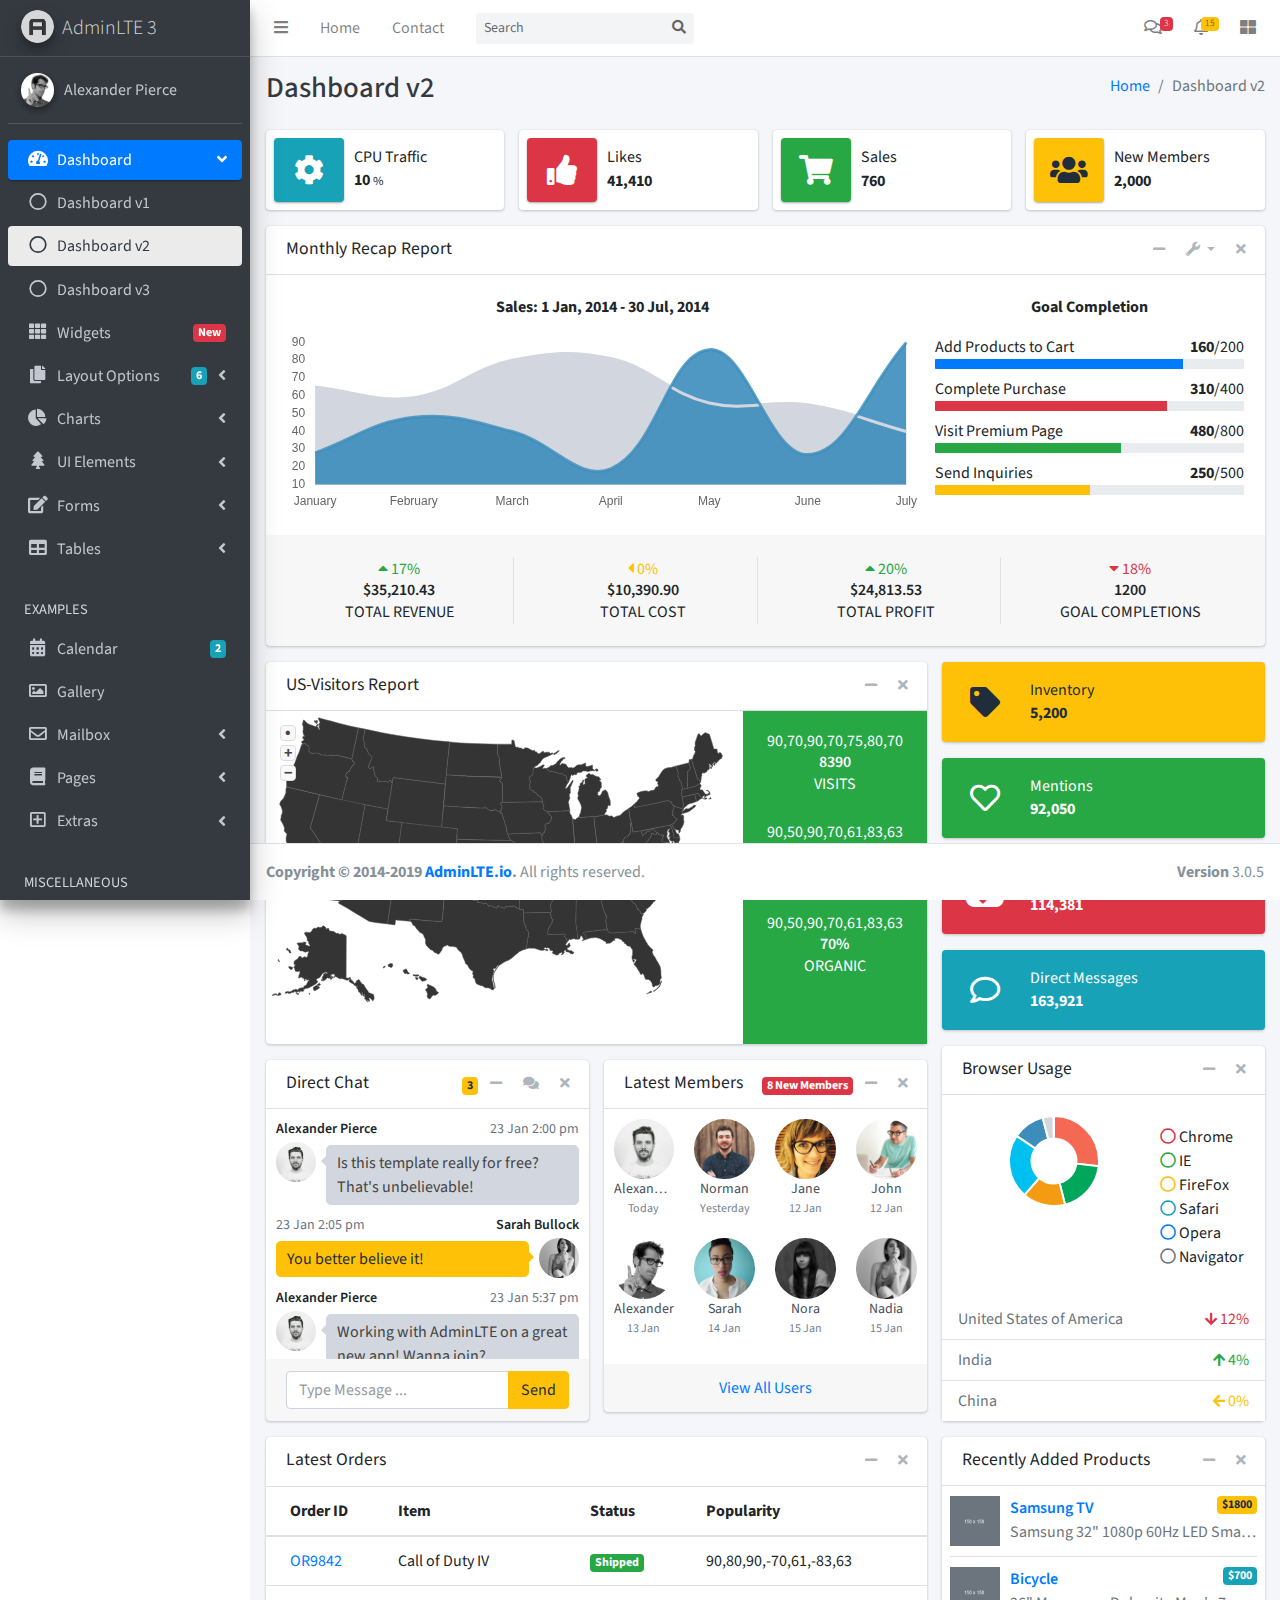
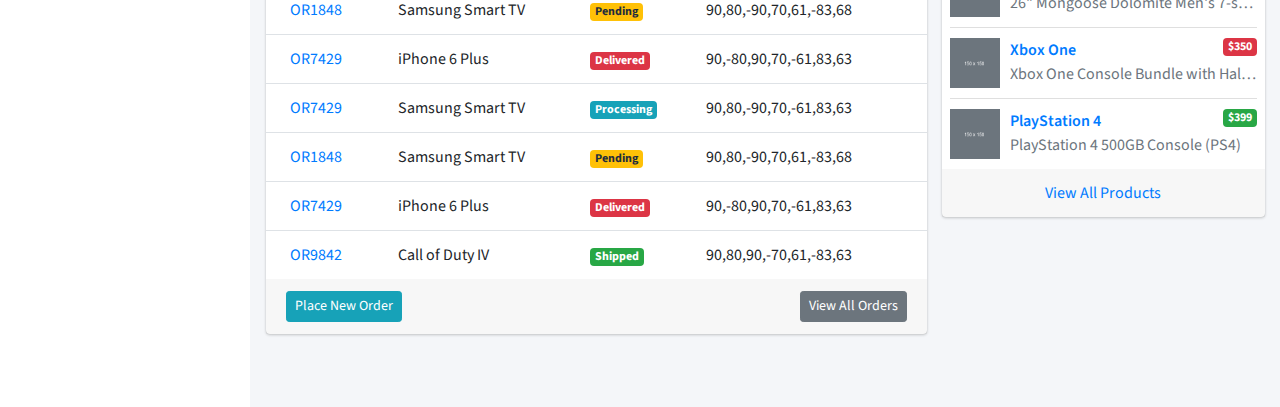
<file: alte/index2.html>
<!DOCTYPE html>
<html lang="en">
<head>
  <meta charset="utf-8">
  <meta name="viewport" content="width=device-width, initial-scale=1">
  <meta http-equiv="x-ua-compatible" content="ie=edge">

  <title>AdminLTE 3 | Dashboard 2</title>

  <!-- Font Awesome Icons -->
  <link rel="stylesheet" href="plugins/fontawesome-free/css/all.min.css">
  <!-- overlayScrollbars -->
  <link rel="stylesheet" href="plugins/overlayScrollbars/css/OverlayScrollbars.min.css">
  <!-- Theme style -->
  <link rel="stylesheet" href="dist/css/adminlte.min.css">
  <!-- Google Font: Source Sans Pro -->
  <link href="https://fonts.googleapis.com/css?family=Source+Sans+Pro:300,400,400i,700" rel="stylesheet">
</head>
<body class="hold-transition sidebar-mini layout-fixed layout-navbar-fixed layout-footer-fixed">
<div class="wrapper">
  <!-- Navbar -->
  <nav class="main-header navbar navbar-expand navbar-white navbar-light">
    <!-- Left navbar links -->
    <ul class="navbar-nav">
      <li class="nav-item">
        <a class="nav-link" data-widget="pushmenu" href="#" role="button"><i class="fas fa-bars"></i></a>
      </li>
      <li class="nav-item d-none d-sm-inline-block">
        <a href="index3.html" class="nav-link">Home</a>
      </li>
      <li class="nav-item d-none d-sm-inline-block">
        <a href="#" class="nav-link">Contact</a>
      </li>
    </ul>

    <!-- SEARCH FORM -->
    <form class="form-inline ml-3">
      <div class="input-group input-group-sm">
        <input class="form-control form-control-navbar" type="search" placeholder="Search" aria-label="Search">
        <div class="input-group-append">
          <button class="btn btn-navbar" type="submit">
            <i class="fas fa-search"></i>
          </button>
        </div>
      </div>
    </form>

    <!-- Right navbar links -->
    <ul class="navbar-nav ml-auto">
      <!-- Messages Dropdown Menu -->
      <li class="nav-item dropdown">
        <a class="nav-link" data-toggle="dropdown" href="#">
          <i class="far fa-comments"></i>
          <span class="badge badge-danger navbar-badge">3</span>
        </a>
        <div class="dropdown-menu dropdown-menu-lg dropdown-menu-right">
          <a href="#" class="dropdown-item">
            <!-- Message Start -->
            <div class="media">
              <img src="dist/img/user1-128x128.jpg" alt="User Avatar" class="img-size-50 mr-3 img-circle">
              <div class="media-body">
                <h3 class="dropdown-item-title">
                  Brad Diesel
                  <span class="float-right text-sm text-danger"><i class="fas fa-star"></i></span>
                </h3>
                <p class="text-sm">Call me whenever you can...</p>
                <p class="text-sm text-muted"><i class="far fa-clock mr-1"></i> 4 Hours Ago</p>
              </div>
            </div>
            <!-- Message End -->
          </a>
          <div class="dropdown-divider"></div>
          <a href="#" class="dropdown-item">
            <!-- Message Start -->
            <div class="media">
              <img src="dist/img/user8-128x128.jpg" alt="User Avatar" class="img-size-50 img-circle mr-3">
              <div class="media-body">
                <h3 class="dropdown-item-title">
                  John Pierce
                  <span class="float-right text-sm text-muted"><i class="fas fa-star"></i></span>
                </h3>
                <p class="text-sm">I got your message bro</p>
                <p class="text-sm text-muted"><i class="far fa-clock mr-1"></i> 4 Hours Ago</p>
              </div>
            </div>
            <!-- Message End -->
          </a>
          <div class="dropdown-divider"></div>
          <a href="#" class="dropdown-item">
            <!-- Message Start -->
            <div class="media">
              <img src="dist/img/user3-128x128.jpg" alt="User Avatar" class="img-size-50 img-circle mr-3">
              <div class="media-body">
                <h3 class="dropdown-item-title">
                  Nora Silvester
                  <span class="float-right text-sm text-warning"><i class="fas fa-star"></i></span>
                </h3>
                <p class="text-sm">The subject goes here</p>
                <p class="text-sm text-muted"><i class="far fa-clock mr-1"></i> 4 Hours Ago</p>
              </div>
            </div>
            <!-- Message End -->
          </a>
          <div class="dropdown-divider"></div>
          <a href="#" class="dropdown-item dropdown-footer">See All Messages</a>
        </div>
      </li>
      <!-- Notifications Dropdown Menu -->
      <li class="nav-item dropdown">
        <a class="nav-link" data-toggle="dropdown" href="#">
          <i class="far fa-bell"></i>
          <span class="badge badge-warning navbar-badge">15</span>
        </a>
        <div class="dropdown-menu dropdown-menu-lg dropdown-menu-right">
          <span class="dropdown-item dropdown-header">15 Notifications</span>
          <div class="dropdown-divider"></div>
          <a href="#" class="dropdown-item">
            <i class="fas fa-envelope mr-2"></i> 4 new messages
            <span class="float-right text-muted text-sm">3 mins</span>
          </a>
          <div class="dropdown-divider"></div>
          <a href="#" class="dropdown-item">
            <i class="fas fa-users mr-2"></i> 8 friend requests
            <span class="float-right text-muted text-sm">12 hours</span>
          </a>
          <div class="dropdown-divider"></div>
          <a href="#" class="dropdown-item">
            <i class="fas fa-file mr-2"></i> 3 new reports
            <span class="float-right text-muted text-sm">2 days</span>
          </a>
          <div class="dropdown-divider"></div>
          <a href="#" class="dropdown-item dropdown-footer">See All Notifications</a>
        </div>
      </li>
      <li class="nav-item">
        <a class="nav-link" data-widget="control-sidebar" data-slide="true" href="#" role="button"><i
            class="fas fa-th-large"></i></a>
      </li>
    </ul>
  </nav>
  <!-- /.navbar -->

  <!-- Main Sidebar Container -->
  <aside class="main-sidebar sidebar-dark-primary elevation-4">
    <!-- Brand Logo -->
    <a href="index3.html" class="brand-link">
      <img src="dist/img/AdminLTELogo.png" alt="AdminLTE Logo" class="brand-image img-circle elevation-3"
           style="opacity: .8">
      <span class="brand-text font-weight-light">AdminLTE 3</span>
    </a>

    <!-- Sidebar -->
    <div class="sidebar">
      <!-- Sidebar user panel (optional) -->
      <div class="user-panel mt-3 pb-3 mb-3 d-flex">
        <div class="image">
          <img src="dist/img/user2-160x160.jpg" class="img-circle elevation-2" alt="User Image">
        </div>
        <div class="info">
          <a href="#" class="d-block">Alexander Pierce</a>
        </div>
      </div>

      <!-- Sidebar Menu -->
      <nav class="mt-2">
        <ul class="nav nav-pills nav-sidebar flex-column" data-widget="treeview" role="menu" data-accordion="false">
          <!-- Add icons to the links using the .nav-icon class
               with font-awesome or any other icon font library -->
          <li class="nav-item has-treeview menu-open">
            <a href="#" class="nav-link active">
              <i class="nav-icon fas fa-tachometer-alt"></i>
              <p>
                Dashboard
                <i class="right fas fa-angle-left"></i>
              </p>
            </a>
            <ul class="nav nav-treeview">
              <li class="nav-item">
                <a href="./index.html" class="nav-link">
                  <i class="far fa-circle nav-icon"></i>
                  <p>Dashboard v1</p>
                </a>
              </li>
              <li class="nav-item">
                <a href="./index2.html" class="nav-link active">
                  <i class="far fa-circle nav-icon"></i>
                  <p>Dashboard v2</p>
                </a>
              </li>
              <li class="nav-item">
                <a href="./index3.html" class="nav-link">
                  <i class="far fa-circle nav-icon"></i>
                  <p>Dashboard v3</p>
                </a>
              </li>
            </ul>
          </li>
          <li class="nav-item">
            <a href="pages/widgets.html" class="nav-link">
              <i class="nav-icon fas fa-th"></i>
              <p>
                Widgets
                <span class="right badge badge-danger">New</span>
              </p>
            </a>
          </li>
          <li class="nav-item has-treeview">
            <a href="#" class="nav-link">
              <i class="nav-icon fas fa-copy"></i>
              <p>
                Layout Options
                <i class="fas fa-angle-left right"></i>
                <span class="badge badge-info right">6</span>
              </p>
            </a>
            <ul class="nav nav-treeview">
              <li class="nav-item">
                <a href="pages/layout/top-nav.html" class="nav-link">
                  <i class="far fa-circle nav-icon"></i>
                  <p>Top Navigation</p>
                </a>
              </li>
              <li class="nav-item">
                <a href="pages/layout/top-nav-sidebar.html" class="nav-link">
                  <i class="far fa-circle nav-icon"></i>
                  <p>Top Navigation + Sidebar</p>
                </a>
              </li>
              <li class="nav-item">
                <a href="pages/layout/boxed.html" class="nav-link">
                  <i class="far fa-circle nav-icon"></i>
                  <p>Boxed</p>
                </a>
              </li>
              <li class="nav-item">
                <a href="pages/layout/fixed-sidebar.html" class="nav-link">
                  <i class="far fa-circle nav-icon"></i>
                  <p>Fixed Sidebar</p>
                </a>
              </li>
              <li class="nav-item">
                <a href="pages/layout/fixed-topnav.html" class="nav-link">
                  <i class="far fa-circle nav-icon"></i>
                  <p>Fixed Navbar</p>
                </a>
              </li>
              <li class="nav-item">
                <a href="pages/layout/fixed-footer.html" class="nav-link">
                  <i class="far fa-circle nav-icon"></i>
                  <p>Fixed Footer</p>
                </a>
              </li>
              <li class="nav-item">
                <a href="pages/layout/collapsed-sidebar.html" class="nav-link">
                  <i class="far fa-circle nav-icon"></i>
                  <p>Collapsed Sidebar</p>
                </a>
              </li>
            </ul>
          </li>
          <li class="nav-item has-treeview">
            <a href="#" class="nav-link">
              <i class="nav-icon fas fa-chart-pie"></i>
              <p>
                Charts
                <i class="right fas fa-angle-left"></i>
              </p>
            </a>
            <ul class="nav nav-treeview">
              <li class="nav-item">
                <a href="pages/charts/chartjs.html" class="nav-link">
                  <i class="far fa-circle nav-icon"></i>
                  <p>ChartJS</p>
                </a>
              </li>
              <li class="nav-item">
                <a href="pages/charts/flot.html" class="nav-link">
                  <i class="far fa-circle nav-icon"></i>
                  <p>Flot</p>
                </a>
              </li>
              <li class="nav-item">
                <a href="pages/charts/inline.html" class="nav-link">
                  <i class="far fa-circle nav-icon"></i>
                  <p>Inline</p>
                </a>
              </li>
            </ul>
          </li>
          <li class="nav-item has-treeview">
            <a href="#" class="nav-link">
              <i class="nav-icon fas fa-tree"></i>
              <p>
                UI Elements
                <i class="fas fa-angle-left right"></i>
              </p>
            </a>
            <ul class="nav nav-treeview">
              <li class="nav-item">
                <a href="pages/UI/general.html" class="nav-link">
                  <i class="far fa-circle nav-icon"></i>
                  <p>General</p>
                </a>
              </li>
              <li class="nav-item">
                <a href="pages/UI/icons.html" class="nav-link">
                  <i class="far fa-circle nav-icon"></i>
                  <p>Icons</p>
                </a>
              </li>
              <li class="nav-item">
                <a href="pages/UI/buttons.html" class="nav-link">
                  <i class="far fa-circle nav-icon"></i>
                  <p>Buttons</p>
                </a>
              </li>
              <li class="nav-item">
                <a href="pages/UI/sliders.html" class="nav-link">
                  <i class="far fa-circle nav-icon"></i>
                  <p>Sliders</p>
                </a>
              </li>
              <li class="nav-item">
                <a href="pages/UI/modals.html" class="nav-link">
                  <i class="far fa-circle nav-icon"></i>
                  <p>Modals & Alerts</p>
                </a>
              </li>
              <li class="nav-item">
                <a href="pages/UI/navbar.html" class="nav-link">
                  <i class="far fa-circle nav-icon"></i>
                  <p>Navbar & Tabs</p>
                </a>
              </li>
              <li class="nav-item">
                <a href="pages/UI/timeline.html" class="nav-link">
                  <i class="far fa-circle nav-icon"></i>
                  <p>Timeline</p>
                </a>
              </li>
              <li class="nav-item">
                <a href="pages/UI/ribbons.html" class="nav-link">
                  <i class="far fa-circle nav-icon"></i>
                  <p>Ribbons</p>
                </a>
              </li>
            </ul>
          </li>
          <li class="nav-item has-treeview">
            <a href="#" class="nav-link">
              <i class="nav-icon fas fa-edit"></i>
              <p>
                Forms
                <i class="fas fa-angle-left right"></i>
              </p>
            </a>
            <ul class="nav nav-treeview">
              <li class="nav-item">
                <a href="pages/forms/general.html" class="nav-link">
                  <i class="far fa-circle nav-icon"></i>
                  <p>General Elements</p>
                </a>
              </li>
              <li class="nav-item">
                <a href="pages/forms/advanced.html" class="nav-link">
                  <i class="far fa-circle nav-icon"></i>
                  <p>Advanced Elements</p>
                </a>
              </li>
              <li class="nav-item">
                <a href="pages/forms/editors.html" class="nav-link">
                  <i class="far fa-circle nav-icon"></i>
                  <p>Editors</p>
                </a>
              </li>
              <li class="nav-item">
                <a href="pages/forms/validation.html" class="nav-link">
                  <i class="far fa-circle nav-icon"></i>
                  <p>Validation</p>
                </a>
              </li>
            </ul>
          </li>
          <li class="nav-item has-treeview">
            <a href="#" class="nav-link">
              <i class="nav-icon fas fa-table"></i>
              <p>
                Tables
                <i class="fas fa-angle-left right"></i>
              </p>
            </a>
            <ul class="nav nav-treeview">
              <li class="nav-item">
                <a href="pages/tables/simple.html" class="nav-link">
                  <i class="far fa-circle nav-icon"></i>
                  <p>Simple Tables</p>
                </a>
              </li>
              <li class="nav-item">
                <a href="pages/tables/data.html" class="nav-link">
                  <i class="far fa-circle nav-icon"></i>
                  <p>DataTables</p>
                </a>
              </li>
              <li class="nav-item">
                <a href="pages/tables/jsgrid.html" class="nav-link">
                  <i class="far fa-circle nav-icon"></i>
                  <p>jsGrid</p>
                </a>
              </li>
            </ul>
          </li>
          <li class="nav-header">EXAMPLES</li>
          <li class="nav-item">
            <a href="pages/calendar.html" class="nav-link">
              <i class="nav-icon fas fa-calendar-alt"></i>
              <p>
                Calendar
                <span class="badge badge-info right">2</span>
              </p>
            </a>
          </li>
          <li class="nav-item">
            <a href="pages/gallery.html" class="nav-link">
              <i class="nav-icon far fa-image"></i>
              <p>
                Gallery
              </p>
            </a>
          </li>
          <li class="nav-item has-treeview">
            <a href="#" class="nav-link">
              <i class="nav-icon far fa-envelope"></i>
              <p>
                Mailbox
                <i class="fas fa-angle-left right"></i>
              </p>
            </a>
            <ul class="nav nav-treeview">
              <li class="nav-item">
                <a href="pages/mailbox/mailbox.html" class="nav-link">
                  <i class="far fa-circle nav-icon"></i>
                  <p>Inbox</p>
                </a>
              </li>
              <li class="nav-item">
                <a href="pages/mailbox/compose.html" class="nav-link">
                  <i class="far fa-circle nav-icon"></i>
                  <p>Compose</p>
                </a>
              </li>
              <li class="nav-item">
                <a href="pages/mailbox/read-mail.html" class="nav-link">
                  <i class="far fa-circle nav-icon"></i>
                  <p>Read</p>
                </a>
              </li>
            </ul>
          </li>
          <li class="nav-item has-treeview">
            <a href="#" class="nav-link">
              <i class="nav-icon fas fa-book"></i>
              <p>
                Pages
                <i class="fas fa-angle-left right"></i>
              </p>
            </a>
            <ul class="nav nav-treeview">
              <li class="nav-item">
                <a href="pages/examples/invoice.html" class="nav-link">
                  <i class="far fa-circle nav-icon"></i>
                  <p>Invoice</p>
                </a>
              </li>
              <li class="nav-item">
                <a href="pages/examples/profile.html" class="nav-link">
                  <i class="far fa-circle nav-icon"></i>
                  <p>Profile</p>
                </a>
              </li>
              <li class="nav-item">
                <a href="pages/examples/e-commerce.html" class="nav-link">
                  <i class="far fa-circle nav-icon"></i>
                  <p>E-commerce</p>
                </a>
              </li>
              <li class="nav-item">
                <a href="pages/examples/projects.html" class="nav-link">
                  <i class="far fa-circle nav-icon"></i>
                  <p>Projects</p>
                </a>
              </li>
              <li class="nav-item">
                <a href="pages/examples/project-add.html" class="nav-link">
                  <i class="far fa-circle nav-icon"></i>
                  <p>Project Add</p>
                </a>
              </li>
              <li class="nav-item">
                <a href="pages/examples/project-edit.html" class="nav-link">
                  <i class="far fa-circle nav-icon"></i>
                  <p>Project Edit</p>
                </a>
              </li>
              <li class="nav-item">
                <a href="pages/examples/project-detail.html" class="nav-link">
                  <i class="far fa-circle nav-icon"></i>
                  <p>Project Detail</p>
                </a>
              </li>
              <li class="nav-item">
                <a href="pages/examples/contacts.html" class="nav-link">
                  <i class="far fa-circle nav-icon"></i>
                  <p>Contacts</p>
                </a>
              </li>
            </ul>
          </li>
          <li class="nav-item has-treeview">
            <a href="#" class="nav-link">
              <i class="nav-icon far fa-plus-square"></i>
              <p>
                Extras
                <i class="fas fa-angle-left right"></i>
              </p>
            </a>
            <ul class="nav nav-treeview">
              <li class="nav-item">
                <a href="pages/examples/login.html" class="nav-link">
                  <i class="far fa-circle nav-icon"></i>
                  <p>Login</p>
                </a>
              </li>
              <li class="nav-item">
                <a href="pages/examples/register.html" class="nav-link">
                  <i class="far fa-circle nav-icon"></i>
                  <p>Register</p>
                </a>
              </li>
              <li class="nav-item">
                <a href="pages/examples/forgot-password.html" class="nav-link">
                  <i class="far fa-circle nav-icon"></i>
                  <p>Forgot Password</p>
                </a>
              </li>
              <li class="nav-item">
                <a href="pages/examples/recover-password.html" class="nav-link">
                  <i class="far fa-circle nav-icon"></i>
                  <p>Recover Password</p>
                </a>
              </li>
              <li class="nav-item">
                <a href="pages/examples/lockscreen.html" class="nav-link">
                  <i class="far fa-circle nav-icon"></i>
                  <p>Lockscreen</p>
                </a>
              </li>
              <li class="nav-item">
                <a href="pages/examples/legacy-user-menu.html" class="nav-link">
                  <i class="far fa-circle nav-icon"></i>
                  <p>Legacy User Menu</p>
                </a>
              </li>
              <li class="nav-item">
                <a href="pages/examples/language-menu.html" class="nav-link">
                  <i class="far fa-circle nav-icon"></i>
                  <p>Language Menu</p>
                </a>
              </li>
              <li class="nav-item">
                <a href="pages/examples/404.html" class="nav-link">
                  <i class="far fa-circle nav-icon"></i>
                  <p>Error 404</p>
                </a>
              </li>
              <li class="nav-item">
                <a href="pages/examples/500.html" class="nav-link">
                  <i class="far fa-circle nav-icon"></i>
                  <p>Error 500</p>
                </a>
              </li>
              <li class="nav-item">
                <a href="pages/examples/pace.html" class="nav-link">
                  <i class="far fa-circle nav-icon"></i>
                  <p>Pace</p>
                </a>
              </li>
              <li class="nav-item">
                <a href="pages/examples/blank.html" class="nav-link">
                  <i class="far fa-circle nav-icon"></i>
                  <p>Blank Page</p>
                </a>
              </li>
              <li class="nav-item">
                <a href="starter.html" class="nav-link">
                  <i class="far fa-circle nav-icon"></i>
                  <p>Starter Page</p>
                </a>
              </li>
            </ul>
          </li>
          <li class="nav-header">MISCELLANEOUS</li>
          <li class="nav-item">
            <a href="https://adminlte.io/docs/3.0" class="nav-link">
              <i class="nav-icon fas fa-file"></i>
              <p>Documentation</p>
            </a>
          </li>
          <li class="nav-header">MULTI LEVEL EXAMPLE</li>
          <li class="nav-item">
            <a href="#" class="nav-link">
              <i class="fas fa-circle nav-icon"></i>
              <p>Level 1</p>
            </a>
          </li>
          <li class="nav-item has-treeview">
            <a href="#" class="nav-link">
              <i class="nav-icon fas fa-circle"></i>
              <p>
                Level 1
                <i class="right fas fa-angle-left"></i>
              </p>
            </a>
            <ul class="nav nav-treeview">
              <li class="nav-item">
                <a href="#" class="nav-link">
                  <i class="far fa-circle nav-icon"></i>
                  <p>Level 2</p>
                </a>
              </li>
              <li class="nav-item has-treeview">
                <a href="#" class="nav-link">
                  <i class="far fa-circle nav-icon"></i>
                  <p>
                    Level 2
                    <i class="right fas fa-angle-left"></i>
                  </p>
                </a>
                <ul class="nav nav-treeview">
                  <li class="nav-item">
                    <a href="#" class="nav-link">
                      <i class="far fa-dot-circle nav-icon"></i>
                      <p>Level 3</p>
                    </a>
                  </li>
                  <li class="nav-item">
                    <a href="#" class="nav-link">
                      <i class="far fa-dot-circle nav-icon"></i>
                      <p>Level 3</p>
                    </a>
                  </li>
                  <li class="nav-item">
                    <a href="#" class="nav-link">
                      <i class="far fa-dot-circle nav-icon"></i>
                      <p>Level 3</p>
                    </a>
                  </li>
                </ul>
              </li>
              <li class="nav-item">
                <a href="#" class="nav-link">
                  <i class="far fa-circle nav-icon"></i>
                  <p>Level 2</p>
                </a>
              </li>
            </ul>
          </li>
          <li class="nav-item">
            <a href="#" class="nav-link">
              <i class="fas fa-circle nav-icon"></i>
              <p>Level 1</p>
            </a>
          </li>
          <li class="nav-header">LABELS</li>
          <li class="nav-item">
            <a href="#" class="nav-link">
              <i class="nav-icon far fa-circle text-danger"></i>
              <p class="text">Important</p>
            </a>
          </li>
          <li class="nav-item">
            <a href="#" class="nav-link">
              <i class="nav-icon far fa-circle text-warning"></i>
              <p>Warning</p>
            </a>
          </li>
          <li class="nav-item">
            <a href="#" class="nav-link">
              <i class="nav-icon far fa-circle text-info"></i>
              <p>Informational</p>
            </a>
          </li>
        </ul>
      </nav>
      <!-- /.sidebar-menu -->
    </div>
    <!-- /.sidebar -->
  </aside>

  <!-- Content Wrapper. Contains page content -->
  <div class="content-wrapper">
    <!-- Content Header (Page header) -->
    <div class="content-header">
      <div class="container-fluid">
        <div class="row mb-2">
          <div class="col-sm-6">
            <h1 class="m-0 text-dark">Dashboard v2</h1>
          </div><!-- /.col -->
          <div class="col-sm-6">
            <ol class="breadcrumb float-sm-right">
              <li class="breadcrumb-item"><a href="#">Home</a></li>
              <li class="breadcrumb-item active">Dashboard v2</li>
            </ol>
          </div><!-- /.col -->
        </div><!-- /.row -->
      </div><!-- /.container-fluid -->
    </div>
    <!-- /.content-header -->

    <!-- Main content -->
    <section class="content">
      <div class="container-fluid">
        <!-- Info boxes -->
        <div class="row">
          <div class="col-12 col-sm-6 col-md-3">
            <div class="info-box">
              <span class="info-box-icon bg-info elevation-1"><i class="fas fa-cog"></i></span>

              <div class="info-box-content">
                <span class="info-box-text">CPU Traffic</span>
                <span class="info-box-number">
                  10
                  <small>%</small>
                </span>
              </div>
              <!-- /.info-box-content -->
            </div>
            <!-- /.info-box -->
          </div>
          <!-- /.col -->
          <div class="col-12 col-sm-6 col-md-3">
            <div class="info-box mb-3">
              <span class="info-box-icon bg-danger elevation-1"><i class="fas fa-thumbs-up"></i></span>

              <div class="info-box-content">
                <span class="info-box-text">Likes</span>
                <span class="info-box-number">41,410</span>
              </div>
              <!-- /.info-box-content -->
            </div>
            <!-- /.info-box -->
          </div>
          <!-- /.col -->

          <!-- fix for small devices only -->
          <div class="clearfix hidden-md-up"></div>

          <div class="col-12 col-sm-6 col-md-3">
            <div class="info-box mb-3">
              <span class="info-box-icon bg-success elevation-1"><i class="fas fa-shopping-cart"></i></span>

              <div class="info-box-content">
                <span class="info-box-text">Sales</span>
                <span class="info-box-number">760</span>
              </div>
              <!-- /.info-box-content -->
            </div>
            <!-- /.info-box -->
          </div>
          <!-- /.col -->
          <div class="col-12 col-sm-6 col-md-3">
            <div class="info-box mb-3">
              <span class="info-box-icon bg-warning elevation-1"><i class="fas fa-users"></i></span>

              <div class="info-box-content">
                <span class="info-box-text">New Members</span>
                <span class="info-box-number">2,000</span>
              </div>
              <!-- /.info-box-content -->
            </div>
            <!-- /.info-box -->
          </div>
          <!-- /.col -->
        </div>
        <!-- /.row -->

        <div class="row">
          <div class="col-md-12">
            <div class="card">
              <div class="card-header">
                <h5 class="card-title">Monthly Recap Report</h5>

                <div class="card-tools">
                  <button type="button" class="btn btn-tool" data-card-widget="collapse">
                    <i class="fas fa-minus"></i>
                  </button>
                  <div class="btn-group">
                    <button type="button" class="btn btn-tool dropdown-toggle" data-toggle="dropdown">
                      <i class="fas fa-wrench"></i>
                    </button>
                    <div class="dropdown-menu dropdown-menu-right" role="menu">
                      <a href="#" class="dropdown-item">Action</a>
                      <a href="#" class="dropdown-item">Another action</a>
                      <a href="#" class="dropdown-item">Something else here</a>
                      <a class="dropdown-divider"></a>
                      <a href="#" class="dropdown-item">Separated link</a>
                    </div>
                  </div>
                  <button type="button" class="btn btn-tool" data-card-widget="remove">
                    <i class="fas fa-times"></i>
                  </button>
                </div>
              </div>
              <!-- /.card-header -->
              <div class="card-body">
                <div class="row">
                  <div class="col-md-8">
                    <p class="text-center">
                      <strong>Sales: 1 Jan, 2014 - 30 Jul, 2014</strong>
                    </p>

                    <div class="chart">
                      <!-- Sales Chart Canvas -->
                      <canvas id="salesChart" height="180" style="height: 180px;"></canvas>
                    </div>
                    <!-- /.chart-responsive -->
                  </div>
                  <!-- /.col -->
                  <div class="col-md-4">
                    <p class="text-center">
                      <strong>Goal Completion</strong>
                    </p>

                    <div class="progress-group">
                      Add Products to Cart
                      <span class="float-right"><b>160</b>/200</span>
                      <div class="progress progress-sm">
                        <div class="progress-bar bg-primary" style="width: 80%"></div>
                      </div>
                    </div>
                    <!-- /.progress-group -->

                    <div class="progress-group">
                      Complete Purchase
                      <span class="float-right"><b>310</b>/400</span>
                      <div class="progress progress-sm">
                        <div class="progress-bar bg-danger" style="width: 75%"></div>
                      </div>
                    </div>

                    <!-- /.progress-group -->
                    <div class="progress-group">
                      <span class="progress-text">Visit Premium Page</span>
                      <span class="float-right"><b>480</b>/800</span>
                      <div class="progress progress-sm">
                        <div class="progress-bar bg-success" style="width: 60%"></div>
                      </div>
                    </div>

                    <!-- /.progress-group -->
                    <div class="progress-group">
                      Send Inquiries
                      <span class="float-right"><b>250</b>/500</span>
                      <div class="progress progress-sm">
                        <div class="progress-bar bg-warning" style="width: 50%"></div>
                      </div>
                    </div>
                    <!-- /.progress-group -->
                  </div>
                  <!-- /.col -->
                </div>
                <!-- /.row -->
              </div>
              <!-- ./card-body -->
              <div class="card-footer">
                <div class="row">
                  <div class="col-sm-3 col-6">
                    <div class="description-block border-right">
                      <span class="description-percentage text-success"><i class="fas fa-caret-up"></i> 17%</span>
                      <h5 class="description-header">$35,210.43</h5>
                      <span class="description-text">TOTAL REVENUE</span>
                    </div>
                    <!-- /.description-block -->
                  </div>
                  <!-- /.col -->
                  <div class="col-sm-3 col-6">
                    <div class="description-block border-right">
                      <span class="description-percentage text-warning"><i class="fas fa-caret-left"></i> 0%</span>
                      <h5 class="description-header">$10,390.90</h5>
                      <span class="description-text">TOTAL COST</span>
                    </div>
                    <!-- /.description-block -->
                  </div>
                  <!-- /.col -->
                  <div class="col-sm-3 col-6">
                    <div class="description-block border-right">
                      <span class="description-percentage text-success"><i class="fas fa-caret-up"></i> 20%</span>
                      <h5 class="description-header">$24,813.53</h5>
                      <span class="description-text">TOTAL PROFIT</span>
                    </div>
                    <!-- /.description-block -->
                  </div>
                  <!-- /.col -->
                  <div class="col-sm-3 col-6">
                    <div class="description-block">
                      <span class="description-percentage text-danger"><i class="fas fa-caret-down"></i> 18%</span>
                      <h5 class="description-header">1200</h5>
                      <span class="description-text">GOAL COMPLETIONS</span>
                    </div>
                    <!-- /.description-block -->
                  </div>
                </div>
                <!-- /.row -->
              </div>
              <!-- /.card-footer -->
            </div>
            <!-- /.card -->
          </div>
          <!-- /.col -->
        </div>
        <!-- /.row -->

        <!-- Main row -->
        <div class="row">
          <!-- Left col -->
          <div class="col-md-8">
            <!-- MAP & BOX PANE -->
            <div class="card">
              <div class="card-header">
                <h3 class="card-title">US-Visitors Report</h3>

                <div class="card-tools">
                  <button type="button" class="btn btn-tool" data-card-widget="collapse">
                    <i class="fas fa-minus"></i>
                  </button>
                  <button type="button" class="btn btn-tool" data-card-widget="remove">
                    <i class="fas fa-times"></i>
                  </button>
                </div>
              </div>
              <!-- /.card-header -->
              <div class="card-body p-0">
                <div class="d-md-flex">
                  <div class="p-1 flex-fill" style="overflow: hidden">
                    <!-- Map will be created here -->
                    <div id="world-map-markers" style="height: 325px; overflow: hidden">
                      <div class="map"></div>
                    </div>
                  </div>
                  <div class="card-pane-right bg-success pt-2 pb-2 pl-4 pr-4">
                    <div class="description-block mb-4">
                      <div class="sparkbar pad" data-color="#fff">90,70,90,70,75,80,70</div>
                      <h5 class="description-header">8390</h5>
                      <span class="description-text">Visits</span>
                    </div>
                    <!-- /.description-block -->
                    <div class="description-block mb-4">
                      <div class="sparkbar pad" data-color="#fff">90,50,90,70,61,83,63</div>
                      <h5 class="description-header">30%</h5>
                      <span class="description-text">Referrals</span>
                    </div>
                    <!-- /.description-block -->
                    <div class="description-block">
                      <div class="sparkbar pad" data-color="#fff">90,50,90,70,61,83,63</div>
                      <h5 class="description-header">70%</h5>
                      <span class="description-text">Organic</span>
                    </div>
                    <!-- /.description-block -->
                  </div><!-- /.card-pane-right -->
                </div><!-- /.d-md-flex -->
              </div>
              <!-- /.card-body -->
            </div>
            <!-- /.card -->
            <div class="row">
              <div class="col-md-6">
                <!-- DIRECT CHAT -->
                <div class="card direct-chat direct-chat-warning">
                  <div class="card-header">
                    <h3 class="card-title">Direct Chat</h3>

                    <div class="card-tools">
                      <span data-toggle="tooltip" title="3 New Messages" class="badge badge-warning">3</span>
                      <button type="button" class="btn btn-tool" data-card-widget="collapse"><i class="fas fa-minus"></i>
                      </button>
                      <button type="button" class="btn btn-tool" data-toggle="tooltip" title="Contacts"
                              data-widget="chat-pane-toggle">
                        <i class="fas fa-comments"></i></button>
                      <button type="button" class="btn btn-tool" data-card-widget="remove"><i class="fas fa-times"></i>
                      </button>
                    </div>
                  </div>
                  <!-- /.card-header -->
                  <div class="card-body">
                    <!-- Conversations are loaded here -->
                    <div class="direct-chat-messages">
                      <!-- Message. Default to the left -->
                      <div class="direct-chat-msg">
                        <div class="direct-chat-infos clearfix">
                          <span class="direct-chat-name float-left">Alexander Pierce</span>
                          <span class="direct-chat-timestamp float-right">23 Jan 2:00 pm</span>
                        </div>
                        <!-- /.direct-chat-infos -->
                        <img class="direct-chat-img" src="dist/img/user1-128x128.jpg" alt="message user image">
                        <!-- /.direct-chat-img -->
                        <div class="direct-chat-text">
                          Is this template really for free? That's unbelievable!
                        </div>
                        <!-- /.direct-chat-text -->
                      </div>
                      <!-- /.direct-chat-msg -->

                      <!-- Message to the right -->
                      <div class="direct-chat-msg right">
                        <div class="direct-chat-infos clearfix">
                          <span class="direct-chat-name float-right">Sarah Bullock</span>
                          <span class="direct-chat-timestamp float-left">23 Jan 2:05 pm</span>
                        </div>
                        <!-- /.direct-chat-infos -->
                        <img class="direct-chat-img" src="dist/img/user3-128x128.jpg" alt="message user image">
                        <!-- /.direct-chat-img -->
                        <div class="direct-chat-text">
                          You better believe it!
                        </div>
                        <!-- /.direct-chat-text -->
                      </div>
                      <!-- /.direct-chat-msg -->

                      <!-- Message. Default to the left -->
                      <div class="direct-chat-msg">
                        <div class="direct-chat-infos clearfix">
                          <span class="direct-chat-name float-left">Alexander Pierce</span>
                          <span class="direct-chat-timestamp float-right">23 Jan 5:37 pm</span>
                        </div>
                        <!-- /.direct-chat-infos -->
                        <img class="direct-chat-img" src="dist/img/user1-128x128.jpg" alt="message user image">
                        <!-- /.direct-chat-img -->
                        <div class="direct-chat-text">
                          Working with AdminLTE on a great new app! Wanna join?
                        </div>
                        <!-- /.direct-chat-text -->
                      </div>
                      <!-- /.direct-chat-msg -->

                      <!-- Message to the right -->
                      <div class="direct-chat-msg right">
                        <div class="direct-chat-infos clearfix">
                          <span class="direct-chat-name float-right">Sarah Bullock</span>
                          <span class="direct-chat-timestamp float-left">23 Jan 6:10 pm</span>
                        </div>
                        <!-- /.direct-chat-infos -->
                        <img class="direct-chat-img" src="dist/img/user3-128x128.jpg" alt="message user image">
                        <!-- /.direct-chat-img -->
                        <div class="direct-chat-text">
                          I would love to.
                        </div>
                        <!-- /.direct-chat-text -->
                      </div>
                      <!-- /.direct-chat-msg -->

                    </div>
                    <!--/.direct-chat-messages-->

                    <!-- Contacts are loaded here -->
                    <div class="direct-chat-contacts">
                      <ul class="contacts-list">
                        <li>
                          <a href="#">
                            <img class="contacts-list-img" src="dist/img/user1-128x128.jpg">

                            <div class="contacts-list-info">
                              <span class="contacts-list-name">
                                Count Dracula
                                <small class="contacts-list-date float-right">2/28/2015</small>
                              </span>
                              <span class="contacts-list-msg">How have you been? I was...</span>
                            </div>
                            <!-- /.contacts-list-info -->
                          </a>
                        </li>
                        <!-- End Contact Item -->
                        <li>
                          <a href="#">
                            <img class="contacts-list-img" src="dist/img/user7-128x128.jpg">

                            <div class="contacts-list-info">
                              <span class="contacts-list-name">
                                Sarah Doe
                                <small class="contacts-list-date float-right">2/23/2015</small>
                              </span>
                              <span class="contacts-list-msg">I will be waiting for...</span>
                            </div>
                            <!-- /.contacts-list-info -->
                          </a>
                        </li>
                        <!-- End Contact Item -->
                        <li>
                          <a href="#">
                            <img class="contacts-list-img" src="dist/img/user3-128x128.jpg">

                            <div class="contacts-list-info">
                              <span class="contacts-list-name">
                                Nadia Jolie
                                <small class="contacts-list-date float-right">2/20/2015</small>
                              </span>
                              <span class="contacts-list-msg">I'll call you back at...</span>
                            </div>
                            <!-- /.contacts-list-info -->
                          </a>
                        </li>
                        <!-- End Contact Item -->
                        <li>
                          <a href="#">
                            <img class="contacts-list-img" src="dist/img/user5-128x128.jpg">

                            <div class="contacts-list-info">
                              <span class="contacts-list-name">
                                Nora S. Vans
                                <small class="contacts-list-date float-right">2/10/2015</small>
                              </span>
                              <span class="contacts-list-msg">Where is your new...</span>
                            </div>
                            <!-- /.contacts-list-info -->
                          </a>
                        </li>
                        <!-- End Contact Item -->
                        <li>
                          <a href="#">
                            <img class="contacts-list-img" src="dist/img/user6-128x128.jpg">

                            <div class="contacts-list-info">
                              <span class="contacts-list-name">
                                John K.
                                <small class="contacts-list-date float-right">1/27/2015</small>
                              </span>
                              <span class="contacts-list-msg">Can I take a look at...</span>
                            </div>
                            <!-- /.contacts-list-info -->
                          </a>
                        </li>
                        <!-- End Contact Item -->
                        <li>
                          <a href="#">
                            <img class="contacts-list-img" src="dist/img/user8-128x128.jpg">

                            <div class="contacts-list-info">
                              <span class="contacts-list-name">
                                Kenneth M.
                                <small class="contacts-list-date float-right">1/4/2015</small>
                              </span>
                              <span class="contacts-list-msg">Never mind I found...</span>
                            </div>
                            <!-- /.contacts-list-info -->
                          </a>
                        </li>
                        <!-- End Contact Item -->
                      </ul>
                      <!-- /.contacts-list -->
                    </div>
                    <!-- /.direct-chat-pane -->
                  </div>
                  <!-- /.card-body -->
                  <div class="card-footer">
                    <form action="#" method="post">
                      <div class="input-group">
                        <input type="text" name="message" placeholder="Type Message ..." class="form-control">
                        <span class="input-group-append">
                          <button type="button" class="btn btn-warning">Send</button>
                        </span>
                      </div>
                    </form>
                  </div>
                  <!-- /.card-footer-->
                </div>
                <!--/.direct-chat -->
              </div>
              <!-- /.col -->

              <div class="col-md-6">
                <!-- USERS LIST -->
                <div class="card">
                  <div class="card-header">
                    <h3 class="card-title">Latest Members</h3>

                    <div class="card-tools">
                      <span class="badge badge-danger">8 New Members</span>
                      <button type="button" class="btn btn-tool" data-card-widget="collapse"><i class="fas fa-minus"></i>
                      </button>
                      <button type="button" class="btn btn-tool" data-card-widget="remove"><i class="fas fa-times"></i>
                      </button>
                    </div>
                  </div>
                  <!-- /.card-header -->
                  <div class="card-body p-0">
                    <ul class="users-list clearfix">
                      <li>
                        <img src="dist/img/user1-128x128.jpg" alt="User Image">
                        <a class="users-list-name" href="#">Alexander Pierce</a>
                        <span class="users-list-date">Today</span>
                      </li>
                      <li>
                        <img src="dist/img/user8-128x128.jpg" alt="User Image">
                        <a class="users-list-name" href="#">Norman</a>
                        <span class="users-list-date">Yesterday</span>
                      </li>
                      <li>
                        <img src="dist/img/user7-128x128.jpg" alt="User Image">
                        <a class="users-list-name" href="#">Jane</a>
                        <span class="users-list-date">12 Jan</span>
                      </li>
                      <li>
                        <img src="dist/img/user6-128x128.jpg" alt="User Image">
                        <a class="users-list-name" href="#">John</a>
                        <span class="users-list-date">12 Jan</span>
                      </li>
                      <li>
                        <img src="dist/img/user2-160x160.jpg" alt="User Image">
                        <a class="users-list-name" href="#">Alexander</a>
                        <span class="users-list-date">13 Jan</span>
                      </li>
                      <li>
                        <img src="dist/img/user5-128x128.jpg" alt="User Image">
                        <a class="users-list-name" href="#">Sarah</a>
                        <span class="users-list-date">14 Jan</span>
                      </li>
                      <li>
                        <img src="dist/img/user4-128x128.jpg" alt="User Image">
                        <a class="users-list-name" href="#">Nora</a>
                        <span class="users-list-date">15 Jan</span>
                      </li>
                      <li>
                        <img src="dist/img/user3-128x128.jpg" alt="User Image">
                        <a class="users-list-name" href="#">Nadia</a>
                        <span class="users-list-date">15 Jan</span>
                      </li>
                    </ul>
                    <!-- /.users-list -->
                  </div>
                  <!-- /.card-body -->
                  <div class="card-footer text-center">
                    <a href="javascript::">View All Users</a>
                  </div>
                  <!-- /.card-footer -->
                </div>
                <!--/.card -->
              </div>
              <!-- /.col -->
            </div>
            <!-- /.row -->

            <!-- TABLE: LATEST ORDERS -->
            <div class="card">
              <div class="card-header border-transparent">
                <h3 class="card-title">Latest Orders</h3>

                <div class="card-tools">
                  <button type="button" class="btn btn-tool" data-card-widget="collapse">
                    <i class="fas fa-minus"></i>
                  </button>
                  <button type="button" class="btn btn-tool" data-card-widget="remove">
                    <i class="fas fa-times"></i>
                  </button>
                </div>
              </div>
              <!-- /.card-header -->
              <div class="card-body p-0">
                <div class="table-responsive">
                  <table class="table m-0">
                    <thead>
                    <tr>
                      <th>Order ID</th>
                      <th>Item</th>
                      <th>Status</th>
                      <th>Popularity</th>
                    </tr>
                    </thead>
                    <tbody>
                    <tr>
                      <td><a href="pages/examples/invoice.html">OR9842</a></td>
                      <td>Call of Duty IV</td>
                      <td><span class="badge badge-success">Shipped</span></td>
                      <td>
                        <div class="sparkbar" data-color="#00a65a" data-height="20">90,80,90,-70,61,-83,63</div>
                      </td>
                    </tr>
                    <tr>
                      <td><a href="pages/examples/invoice.html">OR1848</a></td>
                      <td>Samsung Smart TV</td>
                      <td><span class="badge badge-warning">Pending</span></td>
                      <td>
                        <div class="sparkbar" data-color="#f39c12" data-height="20">90,80,-90,70,61,-83,68</div>
                      </td>
                    </tr>
                    <tr>
                      <td><a href="pages/examples/invoice.html">OR7429</a></td>
                      <td>iPhone 6 Plus</td>
                      <td><span class="badge badge-danger">Delivered</span></td>
                      <td>
                        <div class="sparkbar" data-color="#f56954" data-height="20">90,-80,90,70,-61,83,63</div>
                      </td>
                    </tr>
                    <tr>
                      <td><a href="pages/examples/invoice.html">OR7429</a></td>
                      <td>Samsung Smart TV</td>
                      <td><span class="badge badge-info">Processing</span></td>
                      <td>
                        <div class="sparkbar" data-color="#00c0ef" data-height="20">90,80,-90,70,-61,83,63</div>
                      </td>
                    </tr>
                    <tr>
                      <td><a href="pages/examples/invoice.html">OR1848</a></td>
                      <td>Samsung Smart TV</td>
                      <td><span class="badge badge-warning">Pending</span></td>
                      <td>
                        <div class="sparkbar" data-color="#f39c12" data-height="20">90,80,-90,70,61,-83,68</div>
                      </td>
                    </tr>
                    <tr>
                      <td><a href="pages/examples/invoice.html">OR7429</a></td>
                      <td>iPhone 6 Plus</td>
                      <td><span class="badge badge-danger">Delivered</span></td>
                      <td>
                        <div class="sparkbar" data-color="#f56954" data-height="20">90,-80,90,70,-61,83,63</div>
                      </td>
                    </tr>
                    <tr>
                      <td><a href="pages/examples/invoice.html">OR9842</a></td>
                      <td>Call of Duty IV</td>
                      <td><span class="badge badge-success">Shipped</span></td>
                      <td>
                        <div class="sparkbar" data-color="#00a65a" data-height="20">90,80,90,-70,61,-83,63</div>
                      </td>
                    </tr>
                    </tbody>
                  </table>
                </div>
                <!-- /.table-responsive -->
              </div>
              <!-- /.card-body -->
              <div class="card-footer clearfix">
                <a href="javascript:void(0)" class="btn btn-sm btn-info float-left">Place New Order</a>
                <a href="javascript:void(0)" class="btn btn-sm btn-secondary float-right">View All Orders</a>
              </div>
              <!-- /.card-footer -->
            </div>
            <!-- /.card -->
          </div>
          <!-- /.col -->

          <div class="col-md-4">
            <!-- Info Boxes Style 2 -->
            <div class="info-box mb-3 bg-warning">
              <span class="info-box-icon"><i class="fas fa-tag"></i></span>

              <div class="info-box-content">
                <span class="info-box-text">Inventory</span>
                <span class="info-box-number">5,200</span>
              </div>
              <!-- /.info-box-content -->
            </div>
            <!-- /.info-box -->
            <div class="info-box mb-3 bg-success">
              <span class="info-box-icon"><i class="far fa-heart"></i></span>

              <div class="info-box-content">
                <span class="info-box-text">Mentions</span>
                <span class="info-box-number">92,050</span>
              </div>
              <!-- /.info-box-content -->
            </div>
            <!-- /.info-box -->
            <div class="info-box mb-3 bg-danger">
              <span class="info-box-icon"><i class="fas fa-cloud-download-alt"></i></span>

              <div class="info-box-content">
                <span class="info-box-text">Downloads</span>
                <span class="info-box-number">114,381</span>
              </div>
              <!-- /.info-box-content -->
            </div>
            <!-- /.info-box -->
            <div class="info-box mb-3 bg-info">
              <span class="info-box-icon"><i class="far fa-comment"></i></span>

              <div class="info-box-content">
                <span class="info-box-text">Direct Messages</span>
                <span class="info-box-number">163,921</span>
              </div>
              <!-- /.info-box-content -->
            </div>
            <!-- /.info-box -->

            <div class="card">
              <div class="card-header">
                <h3 class="card-title">Browser Usage</h3>

                <div class="card-tools">
                  <button type="button" class="btn btn-tool" data-card-widget="collapse"><i class="fas fa-minus"></i>
                  </button>
                  <button type="button" class="btn btn-tool" data-card-widget="remove"><i class="fas fa-times"></i>
                  </button>
                </div>
              </div>
              <!-- /.card-header -->
              <div class="card-body">
                <div class="row">
                  <div class="col-md-8">
                    <div class="chart-responsive">
                      <canvas id="pieChart" height="150"></canvas>
                    </div>
                    <!-- ./chart-responsive -->
                  </div>
                  <!-- /.col -->
                  <div class="col-md-4">
                    <ul class="chart-legend clearfix">
                      <li><i class="far fa-circle text-danger"></i> Chrome</li>
                      <li><i class="far fa-circle text-success"></i> IE</li>
                      <li><i class="far fa-circle text-warning"></i> FireFox</li>
                      <li><i class="far fa-circle text-info"></i> Safari</li>
                      <li><i class="far fa-circle text-primary"></i> Opera</li>
                      <li><i class="far fa-circle text-secondary"></i> Navigator</li>
                    </ul>
                  </div>
                  <!-- /.col -->
                </div>
                <!-- /.row -->
              </div>
              <!-- /.card-body -->
              <div class="card-footer bg-white p-0">
                <ul class="nav nav-pills flex-column">
                  <li class="nav-item">
                    <a href="#" class="nav-link">
                      United States of America
                      <span class="float-right text-danger">
                        <i class="fas fa-arrow-down text-sm"></i>
                        12%</span>
                    </a>
                  </li>
                  <li class="nav-item">
                    <a href="#" class="nav-link">
                      India
                      <span class="float-right text-success">
                        <i class="fas fa-arrow-up text-sm"></i> 4%
                      </span>
                    </a>
                  </li>
                  <li class="nav-item">
                    <a href="#" class="nav-link">
                      China
                      <span class="float-right text-warning">
                        <i class="fas fa-arrow-left text-sm"></i> 0%
                      </span>
                    </a>
                  </li>
                </ul>
              </div>
              <!-- /.footer -->
            </div>
            <!-- /.card -->

            <!-- PRODUCT LIST -->
            <div class="card">
              <div class="card-header">
                <h3 class="card-title">Recently Added Products</h3>

                <div class="card-tools">
                  <button type="button" class="btn btn-tool" data-card-widget="collapse">
                    <i class="fas fa-minus"></i>
                  </button>
                  <button type="button" class="btn btn-tool" data-card-widget="remove">
                    <i class="fas fa-times"></i>
                  </button>
                </div>
              </div>
              <!-- /.card-header -->
              <div class="card-body p-0">
                <ul class="products-list product-list-in-card pl-2 pr-2">
                  <li class="item">
                    <div class="product-img">
                      <img src="dist/img/default-150x150.png" alt="Product Image" class="img-size-50">
                    </div>
                    <div class="product-info">
                      <a href="javascript:void(0)" class="product-title">Samsung TV
                        <span class="badge badge-warning float-right">$1800</span></a>
                      <span class="product-description">
                        Samsung 32" 1080p 60Hz LED Smart HDTV.
                      </span>
                    </div>
                  </li>
                  <!-- /.item -->
                  <li class="item">
                    <div class="product-img">
                      <img src="dist/img/default-150x150.png" alt="Product Image" class="img-size-50">
                    </div>
                    <div class="product-info">
                      <a href="javascript:void(0)" class="product-title">Bicycle
                        <span class="badge badge-info float-right">$700</span></a>
                      <span class="product-description">
                        26" Mongoose Dolomite Men's 7-speed, Navy Blue.
                      </span>
                    </div>
                  </li>
                  <!-- /.item -->
                  <li class="item">
                    <div class="product-img">
                      <img src="dist/img/default-150x150.png" alt="Product Image" class="img-size-50">
                    </div>
                    <div class="product-info">
                      <a href="javascript:void(0)" class="product-title">
                        Xbox One <span class="badge badge-danger float-right">
                        $350
                      </span>
                      </a>
                      <span class="product-description">
                        Xbox One Console Bundle with Halo Master Chief Collection.
                      </span>
                    </div>
                  </li>
                  <!-- /.item -->
                  <li class="item">
                    <div class="product-img">
                      <img src="dist/img/default-150x150.png" alt="Product Image" class="img-size-50">
                    </div>
                    <div class="product-info">
                      <a href="javascript:void(0)" class="product-title">PlayStation 4
                        <span class="badge badge-success float-right">$399</span></a>
                      <span class="product-description">
                        PlayStation 4 500GB Console (PS4)
                      </span>
                    </div>
                  </li>
                  <!-- /.item -->
                </ul>
              </div>
              <!-- /.card-body -->
              <div class="card-footer text-center">
                <a href="javascript:void(0)" class="uppercase">View All Products</a>
              </div>
              <!-- /.card-footer -->
            </div>
            <!-- /.card -->
          </div>
          <!-- /.col -->
        </div>
        <!-- /.row -->
      </div><!--/. container-fluid -->
    </section>
    <!-- /.content -->
  </div>
  <!-- /.content-wrapper -->

  <!-- Control Sidebar -->
  <aside class="control-sidebar control-sidebar-dark">
    <!-- Control sidebar content goes here -->
  </aside>
  <!-- /.control-sidebar -->

  <!-- Main Footer -->
  <footer class="main-footer">
    <strong>Copyright &copy; 2014-2019 <a href="http://adminlte.io">AdminLTE.io</a>.</strong>
    All rights reserved.
    <div class="float-right d-none d-sm-inline-block">
      <b>Version</b> 3.0.5
    </div>
  </footer>
</div>
<!-- ./wrapper -->

<!-- REQUIRED SCRIPTS -->
<!-- jQuery -->
<script src="plugins/jquery/jquery.min.js"></script>
<!-- Bootstrap -->
<script src="plugins/bootstrap/js/bootstrap.bundle.min.js"></script>
<!-- overlayScrollbars -->
<script src="plugins/overlayScrollbars/js/jquery.overlayScrollbars.min.js"></script>
<!-- AdminLTE App -->
<script src="dist/js/adminlte.js"></script>

<!-- OPTIONAL SCRIPTS -->
<script src="dist/js/demo.js"></script>

<!-- PAGE PLUGINS -->
<!-- jQuery Mapael -->
<script src="plugins/jquery-mousewheel/jquery.mousewheel.js"></script>
<script src="plugins/raphael/raphael.min.js"></script>
<script src="plugins/jquery-mapael/jquery.mapael.min.js"></script>
<script src="plugins/jquery-mapael/maps/usa_states.min.js"></script>
<!-- ChartJS -->
<script src="plugins/chart.js/Chart.min.js"></script>

<!-- PAGE SCRIPTS -->
<script src="dist/js/pages/dashboard2.js"></script>
</body>
</html>
</file>
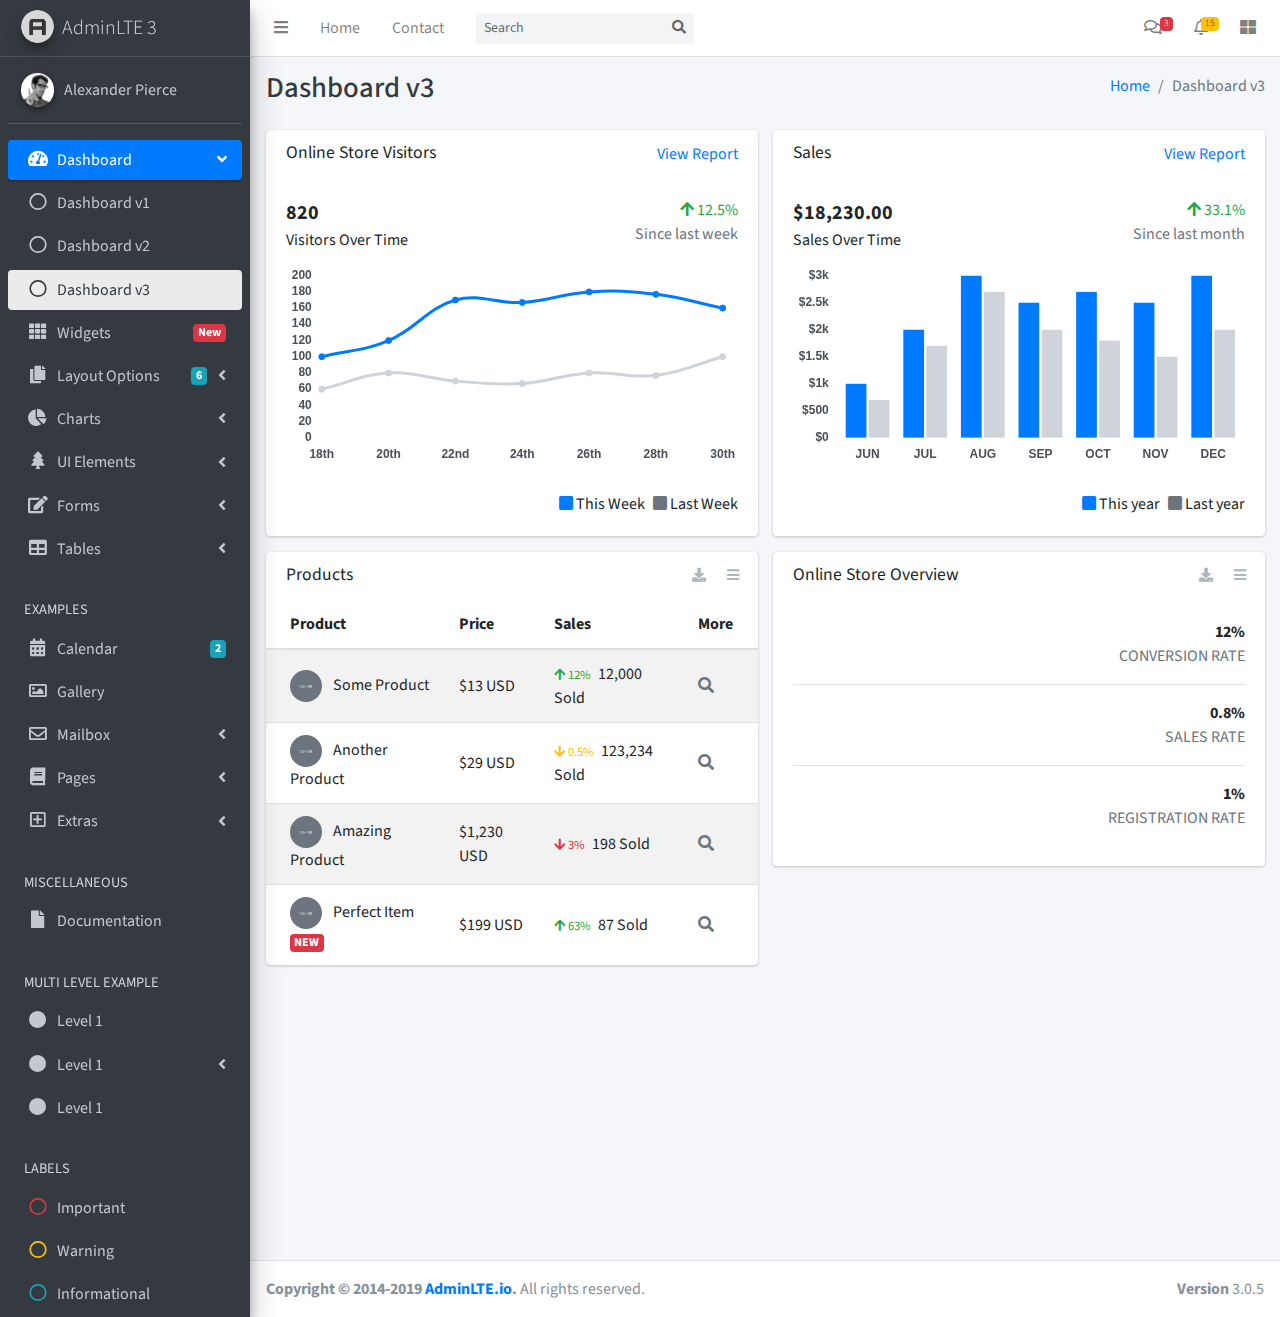
<file: alte/index3.html>
<!DOCTYPE html>
<html lang="en">
<head>
  <meta charset="utf-8">
  <meta name="viewport" content="width=device-width, initial-scale=1">
  <meta http-equiv="x-ua-compatible" content="ie=edge">

  <title>AdminLTE 3 | Dashboard 3</title>

  <!-- Font Awesome Icons -->
  <link rel="stylesheet" href="plugins/fontawesome-free/css/all.min.css">
  <!-- IonIcons -->
  <link rel="stylesheet" href="http://code.ionicframework.com/ionicons/2.0.1/css/ionicons.min.css">
  <!-- Theme style -->
  <link rel="stylesheet" href="dist/css/adminlte.min.css">
  <!-- Google Font: Source Sans Pro -->
  <link href="https://fonts.googleapis.com/css?family=Source+Sans+Pro:300,400,400i,700" rel="stylesheet">
</head>
<!--
BODY TAG OPTIONS:
=================
Apply one or more of the following classes to to the body tag
to get the desired effect
|---------------------------------------------------------|
|LAYOUT OPTIONS | sidebar-collapse                        |
|               | sidebar-mini                            |
|---------------------------------------------------------|
-->
<body class="hold-transition sidebar-mini">
<div class="wrapper">
  <!-- Navbar -->
  <nav class="main-header navbar navbar-expand navbar-white navbar-light">
    <!-- Left navbar links -->
    <ul class="navbar-nav">
      <li class="nav-item">
        <a class="nav-link" data-widget="pushmenu" href="#" role="button"><i class="fas fa-bars"></i></a>
      </li>
      <li class="nav-item d-none d-sm-inline-block">
        <a href="index3.html" class="nav-link">Home</a>
      </li>
      <li class="nav-item d-none d-sm-inline-block">
        <a href="#" class="nav-link">Contact</a>
      </li>
    </ul>

    <!-- SEARCH FORM -->
    <form class="form-inline ml-3">
      <div class="input-group input-group-sm">
        <input class="form-control form-control-navbar" type="search" placeholder="Search" aria-label="Search">
        <div class="input-group-append">
          <button class="btn btn-navbar" type="submit">
            <i class="fas fa-search"></i>
          </button>
        </div>
      </div>
    </form>

    <!-- Right navbar links -->
    <ul class="navbar-nav ml-auto">
      <!-- Messages Dropdown Menu -->
      <li class="nav-item dropdown">
        <a class="nav-link" data-toggle="dropdown" href="#">
          <i class="far fa-comments"></i>
          <span class="badge badge-danger navbar-badge">3</span>
        </a>
        <div class="dropdown-menu dropdown-menu-lg dropdown-menu-right">
          <a href="#" class="dropdown-item">
            <!-- Message Start -->
            <div class="media">
              <img src="dist/img/user1-128x128.jpg" alt="User Avatar" class="img-size-50 mr-3 img-circle">
              <div class="media-body">
                <h3 class="dropdown-item-title">
                  Brad Diesel
                  <span class="float-right text-sm text-danger"><i class="fas fa-star"></i></span>
                </h3>
                <p class="text-sm">Call me whenever you can...</p>
                <p class="text-sm text-muted"><i class="far fa-clock mr-1"></i> 4 Hours Ago</p>
              </div>
            </div>
            <!-- Message End -->
          </a>
          <div class="dropdown-divider"></div>
          <a href="#" class="dropdown-item">
            <!-- Message Start -->
            <div class="media">
              <img src="dist/img/user8-128x128.jpg" alt="User Avatar" class="img-size-50 img-circle mr-3">
              <div class="media-body">
                <h3 class="dropdown-item-title">
                  John Pierce
                  <span class="float-right text-sm text-muted"><i class="fas fa-star"></i></span>
                </h3>
                <p class="text-sm">I got your message bro</p>
                <p class="text-sm text-muted"><i class="far fa-clock mr-1"></i> 4 Hours Ago</p>
              </div>
            </div>
            <!-- Message End -->
          </a>
          <div class="dropdown-divider"></div>
          <a href="#" class="dropdown-item">
            <!-- Message Start -->
            <div class="media">
              <img src="dist/img/user3-128x128.jpg" alt="User Avatar" class="img-size-50 img-circle mr-3">
              <div class="media-body">
                <h3 class="dropdown-item-title">
                  Nora Silvester
                  <span class="float-right text-sm text-warning"><i class="fas fa-star"></i></span>
                </h3>
                <p class="text-sm">The subject goes here</p>
                <p class="text-sm text-muted"><i class="far fa-clock mr-1"></i> 4 Hours Ago</p>
              </div>
            </div>
            <!-- Message End -->
          </a>
          <div class="dropdown-divider"></div>
          <a href="#" class="dropdown-item dropdown-footer">See All Messages</a>
        </div>
      </li>
      <!-- Notifications Dropdown Menu -->
      <li class="nav-item dropdown">
        <a class="nav-link" data-toggle="dropdown" href="#">
          <i class="far fa-bell"></i>
          <span class="badge badge-warning navbar-badge">15</span>
        </a>
        <div class="dropdown-menu dropdown-menu-lg dropdown-menu-right">
          <span class="dropdown-item dropdown-header">15 Notifications</span>
          <div class="dropdown-divider"></div>
          <a href="#" class="dropdown-item">
            <i class="fas fa-envelope mr-2"></i> 4 new messages
            <span class="float-right text-muted text-sm">3 mins</span>
          </a>
          <div class="dropdown-divider"></div>
          <a href="#" class="dropdown-item">
            <i class="fas fa-users mr-2"></i> 8 friend requests
            <span class="float-right text-muted text-sm">12 hours</span>
          </a>
          <div class="dropdown-divider"></div>
          <a href="#" class="dropdown-item">
            <i class="fas fa-file mr-2"></i> 3 new reports
            <span class="float-right text-muted text-sm">2 days</span>
          </a>
          <div class="dropdown-divider"></div>
          <a href="#" class="dropdown-item dropdown-footer">See All Notifications</a>
        </div>
      </li>
      <li class="nav-item">
        <a class="nav-link" data-widget="control-sidebar" data-slide="true" href="#" role="button"><i
            class="fas fa-th-large"></i></a>
      </li>
    </ul>
  </nav>
  <!-- /.navbar -->

  <!-- Main Sidebar Container -->
  <aside class="main-sidebar sidebar-dark-primary elevation-4">
    <!-- Brand Logo -->
    <a href="index3.html" class="brand-link">
      <img src="dist/img/AdminLTELogo.png" alt="AdminLTE Logo" class="brand-image img-circle elevation-3"
           style="opacity: .8">
      <span class="brand-text font-weight-light">AdminLTE 3</span>
    </a>

    <!-- Sidebar -->
    <div class="sidebar">
      <!-- Sidebar user panel (optional) -->
      <div class="user-panel mt-3 pb-3 mb-3 d-flex">
        <div class="image">
          <img src="dist/img/user2-160x160.jpg" class="img-circle elevation-2" alt="User Image">
        </div>
        <div class="info">
          <a href="#" class="d-block">Alexander Pierce</a>
        </div>
      </div>

      <!-- Sidebar Menu -->
      <nav class="mt-2">
        <ul class="nav nav-pills nav-sidebar flex-column" data-widget="treeview" role="menu" data-accordion="false">
          <!-- Add icons to the links using the .nav-icon class
               with font-awesome or any other icon font library -->
          <li class="nav-item has-treeview menu-open">
            <a href="#" class="nav-link active">
              <i class="nav-icon fas fa-tachometer-alt"></i>
              <p>
                Dashboard
                <i class="right fas fa-angle-left"></i>
              </p>
            </a>
            <ul class="nav nav-treeview">
              <li class="nav-item">
                <a href="./index.html" class="nav-link">
                  <i class="far fa-circle nav-icon"></i>
                  <p>Dashboard v1</p>
                </a>
              </li>
              <li class="nav-item">
                <a href="./index2.html" class="nav-link">
                  <i class="far fa-circle nav-icon"></i>
                  <p>Dashboard v2</p>
                </a>
              </li>
              <li class="nav-item">
                <a href="./index3.html" class="nav-link active">
                  <i class="far fa-circle nav-icon"></i>
                  <p>Dashboard v3</p>
                </a>
              </li>
            </ul>
          </li>
          <li class="nav-item">
            <a href="pages/widgets.html" class="nav-link">
              <i class="nav-icon fas fa-th"></i>
              <p>
                Widgets
                <span class="right badge badge-danger">New</span>
              </p>
            </a>
          </li>
          <li class="nav-item has-treeview">
            <a href="#" class="nav-link">
              <i class="nav-icon fas fa-copy"></i>
              <p>
                Layout Options
                <i class="fas fa-angle-left right"></i>
                <span class="badge badge-info right">6</span>
              </p>
            </a>
            <ul class="nav nav-treeview">
              <li class="nav-item">
                <a href="pages/layout/top-nav.html" class="nav-link">
                  <i class="far fa-circle nav-icon"></i>
                  <p>Top Navigation</p>
                </a>
              </li>
              <li class="nav-item">
                <a href="pages/layout/top-nav-sidebar.html" class="nav-link">
                  <i class="far fa-circle nav-icon"></i>
                  <p>Top Navigation + Sidebar</p>
                </a>
              </li>
              <li class="nav-item">
                <a href="pages/layout/boxed.html" class="nav-link">
                  <i class="far fa-circle nav-icon"></i>
                  <p>Boxed</p>
                </a>
              </li>
              <li class="nav-item">
                <a href="pages/layout/fixed-sidebar.html" class="nav-link">
                  <i class="far fa-circle nav-icon"></i>
                  <p>Fixed Sidebar</p>
                </a>
              </li>
              <li class="nav-item">
                <a href="pages/layout/fixed-topnav.html" class="nav-link">
                  <i class="far fa-circle nav-icon"></i>
                  <p>Fixed Navbar</p>
                </a>
              </li>
              <li class="nav-item">
                <a href="pages/layout/fixed-footer.html" class="nav-link">
                  <i class="far fa-circle nav-icon"></i>
                  <p>Fixed Footer</p>
                </a>
              </li>
              <li class="nav-item">
                <a href="pages/layout/collapsed-sidebar.html" class="nav-link">
                  <i class="far fa-circle nav-icon"></i>
                  <p>Collapsed Sidebar</p>
                </a>
              </li>
            </ul>
          </li>
          <li class="nav-item has-treeview">
            <a href="#" class="nav-link">
              <i class="nav-icon fas fa-chart-pie"></i>
              <p>
                Charts
                <i class="right fas fa-angle-left"></i>
              </p>
            </a>
            <ul class="nav nav-treeview">
              <li class="nav-item">
                <a href="pages/charts/chartjs.html" class="nav-link">
                  <i class="far fa-circle nav-icon"></i>
                  <p>ChartJS</p>
                </a>
              </li>
              <li class="nav-item">
                <a href="pages/charts/flot.html" class="nav-link">
                  <i class="far fa-circle nav-icon"></i>
                  <p>Flot</p>
                </a>
              </li>
              <li class="nav-item">
                <a href="pages/charts/inline.html" class="nav-link">
                  <i class="far fa-circle nav-icon"></i>
                  <p>Inline</p>
                </a>
              </li>
            </ul>
          </li>
          <li class="nav-item has-treeview">
            <a href="#" class="nav-link">
              <i class="nav-icon fas fa-tree"></i>
              <p>
                UI Elements
                <i class="fas fa-angle-left right"></i>
              </p>
            </a>
            <ul class="nav nav-treeview">
              <li class="nav-item">
                <a href="pages/UI/general.html" class="nav-link">
                  <i class="far fa-circle nav-icon"></i>
                  <p>General</p>
                </a>
              </li>
              <li class="nav-item">
                <a href="pages/UI/icons.html" class="nav-link">
                  <i class="far fa-circle nav-icon"></i>
                  <p>Icons</p>
                </a>
              </li>
              <li class="nav-item">
                <a href="pages/UI/buttons.html" class="nav-link">
                  <i class="far fa-circle nav-icon"></i>
                  <p>Buttons</p>
                </a>
              </li>
              <li class="nav-item">
                <a href="pages/UI/sliders.html" class="nav-link">
                  <i class="far fa-circle nav-icon"></i>
                  <p>Sliders</p>
                </a>
              </li>
              <li class="nav-item">
                <a href="pages/UI/modals.html" class="nav-link">
                  <i class="far fa-circle nav-icon"></i>
                  <p>Modals & Alerts</p>
                </a>
              </li>
              <li class="nav-item">
                <a href="pages/UI/navbar.html" class="nav-link">
                  <i class="far fa-circle nav-icon"></i>
                  <p>Navbar & Tabs</p>
                </a>
              </li>
              <li class="nav-item">
                <a href="pages/UI/timeline.html" class="nav-link">
                  <i class="far fa-circle nav-icon"></i>
                  <p>Timeline</p>
                </a>
              </li>
              <li class="nav-item">
                <a href="pages/UI/ribbons.html" class="nav-link">
                  <i class="far fa-circle nav-icon"></i>
                  <p>Ribbons</p>
                </a>
              </li>
            </ul>
          </li>
          <li class="nav-item has-treeview">
            <a href="#" class="nav-link">
              <i class="nav-icon fas fa-edit"></i>
              <p>
                Forms
                <i class="fas fa-angle-left right"></i>
              </p>
            </a>
            <ul class="nav nav-treeview">
              <li class="nav-item">
                <a href="pages/forms/general.html" class="nav-link">
                  <i class="far fa-circle nav-icon"></i>
                  <p>General Elements</p>
                </a>
              </li>
              <li class="nav-item">
                <a href="pages/forms/advanced.html" class="nav-link">
                  <i class="far fa-circle nav-icon"></i>
                  <p>Advanced Elements</p>
                </a>
              </li>
              <li class="nav-item">
                <a href="pages/forms/editors.html" class="nav-link">
                  <i class="far fa-circle nav-icon"></i>
                  <p>Editors</p>
                </a>
              </li>
              <li class="nav-item">
                <a href="pages/forms/validation.html" class="nav-link">
                  <i class="far fa-circle nav-icon"></i>
                  <p>Validation</p>
                </a>
              </li>
            </ul>
          </li>
          <li class="nav-item has-treeview">
            <a href="#" class="nav-link">
              <i class="nav-icon fas fa-table"></i>
              <p>
                Tables
                <i class="fas fa-angle-left right"></i>
              </p>
            </a>
            <ul class="nav nav-treeview">
              <li class="nav-item">
                <a href="pages/tables/simple.html" class="nav-link">
                  <i class="far fa-circle nav-icon"></i>
                  <p>Simple Tables</p>
                </a>
              </li>
              <li class="nav-item">
                <a href="pages/tables/data.html" class="nav-link">
                  <i class="far fa-circle nav-icon"></i>
                  <p>DataTables</p>
                </a>
              </li>
              <li class="nav-item">
                <a href="pages/tables/jsgrid.html" class="nav-link">
                  <i class="far fa-circle nav-icon"></i>
                  <p>jsGrid</p>
                </a>
              </li>
            </ul>
          </li>
          <li class="nav-header">EXAMPLES</li>
          <li class="nav-item">
            <a href="pages/calendar.html" class="nav-link">
              <i class="nav-icon fas fa-calendar-alt"></i>
              <p>
                Calendar
                <span class="badge badge-info right">2</span>
              </p>
            </a>
          </li>
          <li class="nav-item">
            <a href="pages/gallery.html" class="nav-link">
              <i class="nav-icon far fa-image"></i>
              <p>
                Gallery
              </p>
            </a>
          </li>
          <li class="nav-item has-treeview">
            <a href="#" class="nav-link">
              <i class="nav-icon far fa-envelope"></i>
              <p>
                Mailbox
                <i class="fas fa-angle-left right"></i>
              </p>
            </a>
            <ul class="nav nav-treeview">
              <li class="nav-item">
                <a href="pages/mailbox/mailbox.html" class="nav-link">
                  <i class="far fa-circle nav-icon"></i>
                  <p>Inbox</p>
                </a>
              </li>
              <li class="nav-item">
                <a href="pages/mailbox/compose.html" class="nav-link">
                  <i class="far fa-circle nav-icon"></i>
                  <p>Compose</p>
                </a>
              </li>
              <li class="nav-item">
                <a href="pages/mailbox/read-mail.html" class="nav-link">
                  <i class="far fa-circle nav-icon"></i>
                  <p>Read</p>
                </a>
              </li>
            </ul>
          </li>
          <li class="nav-item has-treeview">
            <a href="#" class="nav-link">
              <i class="nav-icon fas fa-book"></i>
              <p>
                Pages
                <i class="fas fa-angle-left right"></i>
              </p>
            </a>
            <ul class="nav nav-treeview">
              <li class="nav-item">
                <a href="pages/examples/invoice.html" class="nav-link">
                  <i class="far fa-circle nav-icon"></i>
                  <p>Invoice</p>
                </a>
              </li>
              <li class="nav-item">
                <a href="pages/examples/profile.html" class="nav-link">
                  <i class="far fa-circle nav-icon"></i>
                  <p>Profile</p>
                </a>
              </li>
              <li class="nav-item">
                <a href="pages/examples/e-commerce.html" class="nav-link">
                  <i class="far fa-circle nav-icon"></i>
                  <p>E-commerce</p>
                </a>
              </li>
              <li class="nav-item">
                <a href="pages/examples/projects.html" class="nav-link">
                  <i class="far fa-circle nav-icon"></i>
                  <p>Projects</p>
                </a>
              </li>
              <li class="nav-item">
                <a href="pages/examples/project-add.html" class="nav-link">
                  <i class="far fa-circle nav-icon"></i>
                  <p>Project Add</p>
                </a>
              </li>
              <li class="nav-item">
                <a href="pages/examples/project-edit.html" class="nav-link">
                  <i class="far fa-circle nav-icon"></i>
                  <p>Project Edit</p>
                </a>
              </li>
              <li class="nav-item">
                <a href="pages/examples/project-detail.html" class="nav-link">
                  <i class="far fa-circle nav-icon"></i>
                  <p>Project Detail</p>
                </a>
              </li>
              <li class="nav-item">
                <a href="pages/examples/contacts.html" class="nav-link">
                  <i class="far fa-circle nav-icon"></i>
                  <p>Contacts</p>
                </a>
              </li>
            </ul>
          </li>
          <li class="nav-item has-treeview">
            <a href="#" class="nav-link">
              <i class="nav-icon far fa-plus-square"></i>
              <p>
                Extras
                <i class="fas fa-angle-left right"></i>
              </p>
            </a>
            <ul class="nav nav-treeview">
              <li class="nav-item">
                <a href="pages/examples/login.html" class="nav-link">
                  <i class="far fa-circle nav-icon"></i>
                  <p>Login</p>
                </a>
              </li>
              <li class="nav-item">
                <a href="pages/examples/register.html" class="nav-link">
                  <i class="far fa-circle nav-icon"></i>
                  <p>Register</p>
                </a>
              </li>
              <li class="nav-item">
                <a href="pages/examples/forgot-password.html" class="nav-link">
                  <i class="far fa-circle nav-icon"></i>
                  <p>Forgot Password</p>
                </a>
              </li>
              <li class="nav-item">
                <a href="pages/examples/recover-password.html" class="nav-link">
                  <i class="far fa-circle nav-icon"></i>
                  <p>Recover Password</p>
                </a>
              </li>
              <li class="nav-item">
                <a href="pages/examples/lockscreen.html" class="nav-link">
                  <i class="far fa-circle nav-icon"></i>
                  <p>Lockscreen</p>
                </a>
              </li>
              <li class="nav-item">
                <a href="pages/examples/legacy-user-menu.html" class="nav-link">
                  <i class="far fa-circle nav-icon"></i>
                  <p>Legacy User Menu</p>
                </a>
              </li>
              <li class="nav-item">
                <a href="pages/examples/language-menu.html" class="nav-link">
                  <i class="far fa-circle nav-icon"></i>
                  <p>Language Menu</p>
                </a>
              </li>
              <li class="nav-item">
                <a href="pages/examples/404.html" class="nav-link">
                  <i class="far fa-circle nav-icon"></i>
                  <p>Error 404</p>
                </a>
              </li>
              <li class="nav-item">
                <a href="pages/examples/500.html" class="nav-link">
                  <i class="far fa-circle nav-icon"></i>
                  <p>Error 500</p>
                </a>
              </li>
              <li class="nav-item">
                <a href="pages/examples/pace.html" class="nav-link">
                  <i class="far fa-circle nav-icon"></i>
                  <p>Pace</p>
                </a>
              </li>
              <li class="nav-item">
                <a href="pages/examples/blank.html" class="nav-link">
                  <i class="far fa-circle nav-icon"></i>
                  <p>Blank Page</p>
                </a>
              </li>
              <li class="nav-item">
                <a href="starter.html" class="nav-link">
                  <i class="far fa-circle nav-icon"></i>
                  <p>Starter Page</p>
                </a>
              </li>
            </ul>
          </li>
          <li class="nav-header">MISCELLANEOUS</li>
          <li class="nav-item">
            <a href="https://adminlte.io/docs/3.0" class="nav-link">
              <i class="nav-icon fas fa-file"></i>
              <p>Documentation</p>
            </a>
          </li>
          <li class="nav-header">MULTI LEVEL EXAMPLE</li>
          <li class="nav-item">
            <a href="#" class="nav-link">
              <i class="fas fa-circle nav-icon"></i>
              <p>Level 1</p>
            </a>
          </li>
          <li class="nav-item has-treeview">
            <a href="#" class="nav-link">
              <i class="nav-icon fas fa-circle"></i>
              <p>
                Level 1
                <i class="right fas fa-angle-left"></i>
              </p>
            </a>
            <ul class="nav nav-treeview">
              <li class="nav-item">
                <a href="#" class="nav-link">
                  <i class="far fa-circle nav-icon"></i>
                  <p>Level 2</p>
                </a>
              </li>
              <li class="nav-item has-treeview">
                <a href="#" class="nav-link">
                  <i class="far fa-circle nav-icon"></i>
                  <p>
                    Level 2
                    <i class="right fas fa-angle-left"></i>
                  </p>
                </a>
                <ul class="nav nav-treeview">
                  <li class="nav-item">
                    <a href="#" class="nav-link">
                      <i class="far fa-dot-circle nav-icon"></i>
                      <p>Level 3</p>
                    </a>
                  </li>
                  <li class="nav-item">
                    <a href="#" class="nav-link">
                      <i class="far fa-dot-circle nav-icon"></i>
                      <p>Level 3</p>
                    </a>
                  </li>
                  <li class="nav-item">
                    <a href="#" class="nav-link">
                      <i class="far fa-dot-circle nav-icon"></i>
                      <p>Level 3</p>
                    </a>
                  </li>
                </ul>
              </li>
              <li class="nav-item">
                <a href="#" class="nav-link">
                  <i class="far fa-circle nav-icon"></i>
                  <p>Level 2</p>
                </a>
              </li>
            </ul>
          </li>
          <li class="nav-item">
            <a href="#" class="nav-link">
              <i class="fas fa-circle nav-icon"></i>
              <p>Level 1</p>
            </a>
          </li>
          <li class="nav-header">LABELS</li>
          <li class="nav-item">
            <a href="#" class="nav-link">
              <i class="nav-icon far fa-circle text-danger"></i>
              <p class="text">Important</p>
            </a>
          </li>
          <li class="nav-item">
            <a href="#" class="nav-link">
              <i class="nav-icon far fa-circle text-warning"></i>
              <p>Warning</p>
            </a>
          </li>
          <li class="nav-item">
            <a href="#" class="nav-link">
              <i class="nav-icon far fa-circle text-info"></i>
              <p>Informational</p>
            </a>
          </li>
        </ul>
      </nav>
      <!-- /.sidebar-menu -->
    </div>
    <!-- /.sidebar -->
  </aside>

  <!-- Content Wrapper. Contains page content -->
  <div class="content-wrapper">
    <!-- Content Header (Page header) -->
    <div class="content-header">
      <div class="container-fluid">
        <div class="row mb-2">
          <div class="col-sm-6">
            <h1 class="m-0 text-dark">Dashboard v3</h1>
          </div><!-- /.col -->
          <div class="col-sm-6">
            <ol class="breadcrumb float-sm-right">
              <li class="breadcrumb-item"><a href="#">Home</a></li>
              <li class="breadcrumb-item active">Dashboard v3</li>
            </ol>
          </div><!-- /.col -->
        </div><!-- /.row -->
      </div><!-- /.container-fluid -->
    </div>
    <!-- /.content-header -->

    <!-- Main content -->
    <div class="content">
      <div class="container-fluid">
        <div class="row">
          <div class="col-lg-6">
            <div class="card">
              <div class="card-header border-0">
                <div class="d-flex justify-content-between">
                  <h3 class="card-title">Online Store Visitors</h3>
                  <a href="javascript:void(0);">View Report</a>
                </div>
              </div>
              <div class="card-body">
                <div class="d-flex">
                  <p class="d-flex flex-column">
                    <span class="text-bold text-lg">820</span>
                    <span>Visitors Over Time</span>
                  </p>
                  <p class="ml-auto d-flex flex-column text-right">
                    <span class="text-success">
                      <i class="fas fa-arrow-up"></i> 12.5%
                    </span>
                    <span class="text-muted">Since last week</span>
                  </p>
                </div>
                <!-- /.d-flex -->

                <div class="position-relative mb-4">
                  <canvas id="visitors-chart" height="200"></canvas>
                </div>

                <div class="d-flex flex-row justify-content-end">
                  <span class="mr-2">
                    <i class="fas fa-square text-primary"></i> This Week
                  </span>

                  <span>
                    <i class="fas fa-square text-gray"></i> Last Week
                  </span>
                </div>
              </div>
            </div>
            <!-- /.card -->

            <div class="card">
              <div class="card-header border-0">
                <h3 class="card-title">Products</h3>
                <div class="card-tools">
                  <a href="#" class="btn btn-tool btn-sm">
                    <i class="fas fa-download"></i>
                  </a>
                  <a href="#" class="btn btn-tool btn-sm">
                    <i class="fas fa-bars"></i>
                  </a>
                </div>
              </div>
              <div class="card-body table-responsive p-0">
                <table class="table table-striped table-valign-middle">
                  <thead>
                  <tr>
                    <th>Product</th>
                    <th>Price</th>
                    <th>Sales</th>
                    <th>More</th>
                  </tr>
                  </thead>
                  <tbody>
                  <tr>
                    <td>
                      <img src="dist/img/default-150x150.png" alt="Product 1" class="img-circle img-size-32 mr-2">
                      Some Product
                    </td>
                    <td>$13 USD</td>
                    <td>
                      <small class="text-success mr-1">
                        <i class="fas fa-arrow-up"></i>
                        12%
                      </small>
                      12,000 Sold
                    </td>
                    <td>
                      <a href="#" class="text-muted">
                        <i class="fas fa-search"></i>
                      </a>
                    </td>
                  </tr>
                  <tr>
                    <td>
                      <img src="dist/img/default-150x150.png" alt="Product 1" class="img-circle img-size-32 mr-2">
                      Another Product
                    </td>
                    <td>$29 USD</td>
                    <td>
                      <small class="text-warning mr-1">
                        <i class="fas fa-arrow-down"></i>
                        0.5%
                      </small>
                      123,234 Sold
                    </td>
                    <td>
                      <a href="#" class="text-muted">
                        <i class="fas fa-search"></i>
                      </a>
                    </td>
                  </tr>
                  <tr>
                    <td>
                      <img src="dist/img/default-150x150.png" alt="Product 1" class="img-circle img-size-32 mr-2">
                      Amazing Product
                    </td>
                    <td>$1,230 USD</td>
                    <td>
                      <small class="text-danger mr-1">
                        <i class="fas fa-arrow-down"></i>
                        3%
                      </small>
                      198 Sold
                    </td>
                    <td>
                      <a href="#" class="text-muted">
                        <i class="fas fa-search"></i>
                      </a>
                    </td>
                  </tr>
                  <tr>
                    <td>
                      <img src="dist/img/default-150x150.png" alt="Product 1" class="img-circle img-size-32 mr-2">
                      Perfect Item
                      <span class="badge bg-danger">NEW</span>
                    </td>
                    <td>$199 USD</td>
                    <td>
                      <small class="text-success mr-1">
                        <i class="fas fa-arrow-up"></i>
                        63%
                      </small>
                      87 Sold
                    </td>
                    <td>
                      <a href="#" class="text-muted">
                        <i class="fas fa-search"></i>
                      </a>
                    </td>
                  </tr>
                  </tbody>
                </table>
              </div>
            </div>
            <!-- /.card -->
          </div>
          <!-- /.col-md-6 -->
          <div class="col-lg-6">
            <div class="card">
              <div class="card-header border-0">
                <div class="d-flex justify-content-between">
                  <h3 class="card-title">Sales</h3>
                  <a href="javascript:void(0);">View Report</a>
                </div>
              </div>
              <div class="card-body">
                <div class="d-flex">
                  <p class="d-flex flex-column">
                    <span class="text-bold text-lg">$18,230.00</span>
                    <span>Sales Over Time</span>
                  </p>
                  <p class="ml-auto d-flex flex-column text-right">
                    <span class="text-success">
                      <i class="fas fa-arrow-up"></i> 33.1%
                    </span>
                    <span class="text-muted">Since last month</span>
                  </p>
                </div>
                <!-- /.d-flex -->

                <div class="position-relative mb-4">
                  <canvas id="sales-chart" height="200"></canvas>
                </div>

                <div class="d-flex flex-row justify-content-end">
                  <span class="mr-2">
                    <i class="fas fa-square text-primary"></i> This year
                  </span>

                  <span>
                    <i class="fas fa-square text-gray"></i> Last year
                  </span>
                </div>
              </div>
            </div>
            <!-- /.card -->

            <div class="card">
              <div class="card-header border-0">
                <h3 class="card-title">Online Store Overview</h3>
                <div class="card-tools">
                  <a href="#" class="btn btn-sm btn-tool">
                    <i class="fas fa-download"></i>
                  </a>
                  <a href="#" class="btn btn-sm btn-tool">
                    <i class="fas fa-bars"></i>
                  </a>
                </div>
              </div>
              <div class="card-body">
                <div class="d-flex justify-content-between align-items-center border-bottom mb-3">
                  <p class="text-success text-xl">
                    <i class="ion ion-ios-refresh-empty"></i>
                  </p>
                  <p class="d-flex flex-column text-right">
                    <span class="font-weight-bold">
                      <i class="ion ion-android-arrow-up text-success"></i> 12%
                    </span>
                    <span class="text-muted">CONVERSION RATE</span>
                  </p>
                </div>
                <!-- /.d-flex -->
                <div class="d-flex justify-content-between align-items-center border-bottom mb-3">
                  <p class="text-warning text-xl">
                    <i class="ion ion-ios-cart-outline"></i>
                  </p>
                  <p class="d-flex flex-column text-right">
                    <span class="font-weight-bold">
                      <i class="ion ion-android-arrow-up text-warning"></i> 0.8%
                    </span>
                    <span class="text-muted">SALES RATE</span>
                  </p>
                </div>
                <!-- /.d-flex -->
                <div class="d-flex justify-content-between align-items-center mb-0">
                  <p class="text-danger text-xl">
                    <i class="ion ion-ios-people-outline"></i>
                  </p>
                  <p class="d-flex flex-column text-right">
                    <span class="font-weight-bold">
                      <i class="ion ion-android-arrow-down text-danger"></i> 1%
                    </span>
                    <span class="text-muted">REGISTRATION RATE</span>
                  </p>
                </div>
                <!-- /.d-flex -->
              </div>
            </div>
          </div>
          <!-- /.col-md-6 -->
        </div>
        <!-- /.row -->
      </div>
      <!-- /.container-fluid -->
    </div>
    <!-- /.content -->
  </div>
  <!-- /.content-wrapper -->

  <!-- Control Sidebar -->
  <aside class="control-sidebar control-sidebar-dark">
    <!-- Control sidebar content goes here -->
  </aside>
  <!-- /.control-sidebar -->

  <!-- Main Footer -->
  <footer class="main-footer">
    <strong>Copyright &copy; 2014-2019 <a href="http://adminlte.io">AdminLTE.io</a>.</strong>
    All rights reserved.
    <div class="float-right d-none d-sm-inline-block">
      <b>Version</b> 3.0.5
    </div>
  </footer>
</div>
<!-- ./wrapper -->

<!-- REQUIRED SCRIPTS -->

<!-- jQuery -->
<script src="plugins/jquery/jquery.min.js"></script>
<!-- Bootstrap -->
<script src="plugins/bootstrap/js/bootstrap.bundle.min.js"></script>
<!-- AdminLTE -->
<script src="dist/js/adminlte.js"></script>

<!-- OPTIONAL SCRIPTS -->
<script src="plugins/chart.js/Chart.min.js"></script>
<script src="dist/js/demo.js"></script>
<script src="dist/js/pages/dashboard3.js"></script>
</body>
</html>
</file>
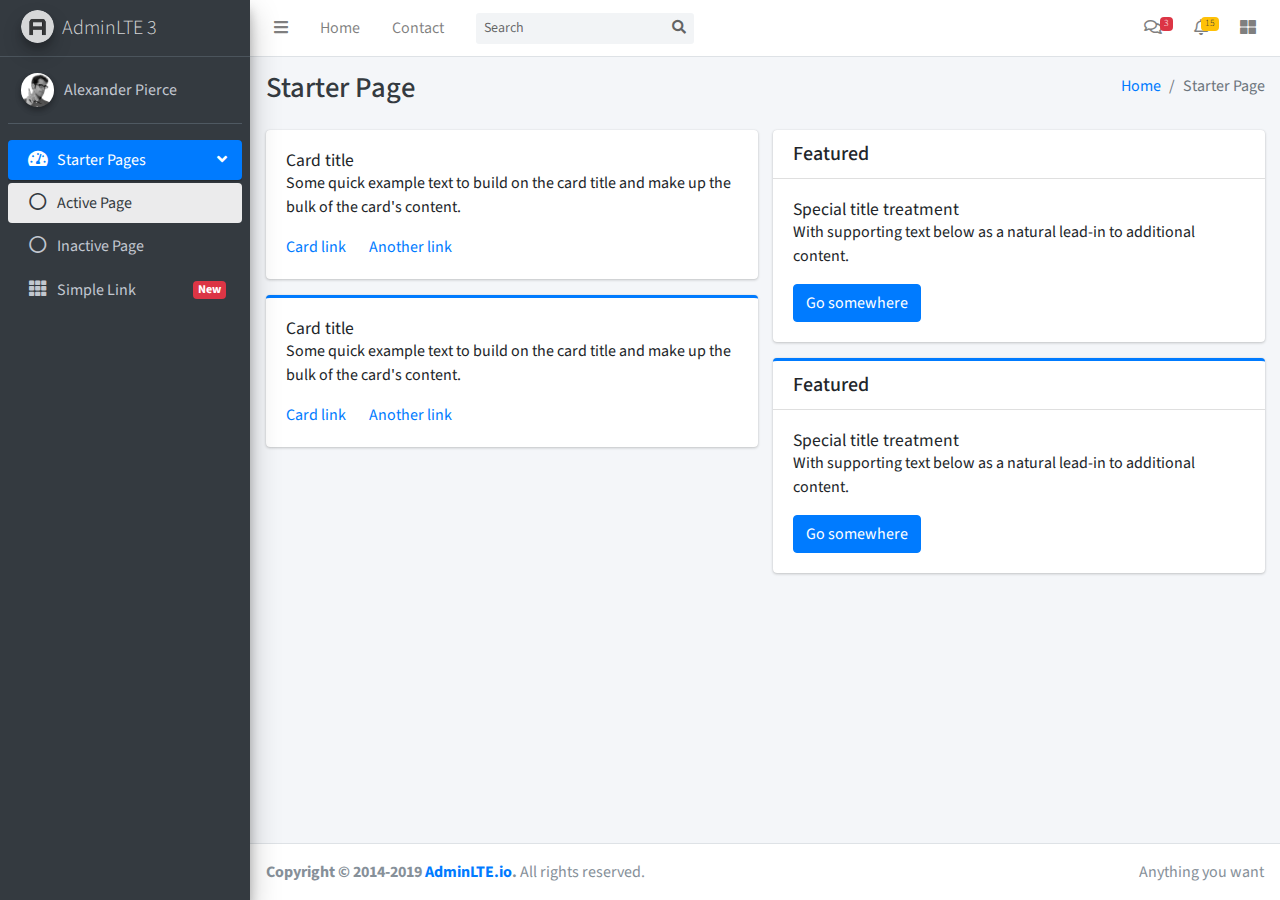
<file: alte/starter.html>
<!DOCTYPE html>
<!--
This is a starter template page. Use this page to start your new project from
scratch. This page gets rid of all links and provides the needed markup only.
-->
<html lang="en">
<head>
  <meta charset="utf-8">
  <meta name="viewport" content="width=device-width, initial-scale=1">
  <meta http-equiv="x-ua-compatible" content="ie=edge">

  <title>AdminLTE 3 | Starter</title>

  <!-- Font Awesome Icons -->
  <link rel="stylesheet" href="plugins/fontawesome-free/css/all.min.css">
  <!-- Theme style -->
  <link rel="stylesheet" href="dist/css/adminlte.min.css">
  <!-- Google Font: Source Sans Pro -->
  <link href="https://fonts.googleapis.com/css?family=Source+Sans+Pro:300,400,400i,700" rel="stylesheet">
</head>
<body class="hold-transition sidebar-mini">
<div class="wrapper">

  <!-- Navbar -->
  <nav class="main-header navbar navbar-expand navbar-white navbar-light">
    <!-- Left navbar links -->
    <ul class="navbar-nav">
      <li class="nav-item">
        <a class="nav-link" data-widget="pushmenu" href="#" role="button"><i class="fas fa-bars"></i></a>
      </li>
      <li class="nav-item d-none d-sm-inline-block">
        <a href="index3.html" class="nav-link">Home</a>
      </li>
      <li class="nav-item d-none d-sm-inline-block">
        <a href="#" class="nav-link">Contact</a>
      </li>
    </ul>

    <!-- SEARCH FORM -->
    <form class="form-inline ml-3">
      <div class="input-group input-group-sm">
        <input class="form-control form-control-navbar" type="search" placeholder="Search" aria-label="Search">
        <div class="input-group-append">
          <button class="btn btn-navbar" type="submit">
            <i class="fas fa-search"></i>
          </button>
        </div>
      </div>
    </form>

    <!-- Right navbar links -->
    <ul class="navbar-nav ml-auto">
      <!-- Messages Dropdown Menu -->
      <li class="nav-item dropdown">
        <a class="nav-link" data-toggle="dropdown" href="#">
          <i class="far fa-comments"></i>
          <span class="badge badge-danger navbar-badge">3</span>
        </a>
        <div class="dropdown-menu dropdown-menu-lg dropdown-menu-right">
          <a href="#" class="dropdown-item">
            <!-- Message Start -->
            <div class="media">
              <img src="dist/img/user1-128x128.jpg" alt="User Avatar" class="img-size-50 mr-3 img-circle">
              <div class="media-body">
                <h3 class="dropdown-item-title">
                  Brad Diesel
                  <span class="float-right text-sm text-danger"><i class="fas fa-star"></i></span>
                </h3>
                <p class="text-sm">Call me whenever you can...</p>
                <p class="text-sm text-muted"><i class="far fa-clock mr-1"></i> 4 Hours Ago</p>
              </div>
            </div>
            <!-- Message End -->
          </a>
          <div class="dropdown-divider"></div>
          <a href="#" class="dropdown-item">
            <!-- Message Start -->
            <div class="media">
              <img src="dist/img/user8-128x128.jpg" alt="User Avatar" class="img-size-50 img-circle mr-3">
              <div class="media-body">
                <h3 class="dropdown-item-title">
                  John Pierce
                  <span class="float-right text-sm text-muted"><i class="fas fa-star"></i></span>
                </h3>
                <p class="text-sm">I got your message bro</p>
                <p class="text-sm text-muted"><i class="far fa-clock mr-1"></i> 4 Hours Ago</p>
              </div>
            </div>
            <!-- Message End -->
          </a>
          <div class="dropdown-divider"></div>
          <a href="#" class="dropdown-item">
            <!-- Message Start -->
            <div class="media">
              <img src="dist/img/user3-128x128.jpg" alt="User Avatar" class="img-size-50 img-circle mr-3">
              <div class="media-body">
                <h3 class="dropdown-item-title">
                  Nora Silvester
                  <span class="float-right text-sm text-warning"><i class="fas fa-star"></i></span>
                </h3>
                <p class="text-sm">The subject goes here</p>
                <p class="text-sm text-muted"><i class="far fa-clock mr-1"></i> 4 Hours Ago</p>
              </div>
            </div>
            <!-- Message End -->
          </a>
          <div class="dropdown-divider"></div>
          <a href="#" class="dropdown-item dropdown-footer">See All Messages</a>
        </div>
      </li>
      <!-- Notifications Dropdown Menu -->
      <li class="nav-item dropdown">
        <a class="nav-link" data-toggle="dropdown" href="#">
          <i class="far fa-bell"></i>
          <span class="badge badge-warning navbar-badge">15</span>
        </a>
        <div class="dropdown-menu dropdown-menu-lg dropdown-menu-right">
          <span class="dropdown-header">15 Notifications</span>
          <div class="dropdown-divider"></div>
          <a href="#" class="dropdown-item">
            <i class="fas fa-envelope mr-2"></i> 4 new messages
            <span class="float-right text-muted text-sm">3 mins</span>
          </a>
          <div class="dropdown-divider"></div>
          <a href="#" class="dropdown-item">
            <i class="fas fa-users mr-2"></i> 8 friend requests
            <span class="float-right text-muted text-sm">12 hours</span>
          </a>
          <div class="dropdown-divider"></div>
          <a href="#" class="dropdown-item">
            <i class="fas fa-file mr-2"></i> 3 new reports
            <span class="float-right text-muted text-sm">2 days</span>
          </a>
          <div class="dropdown-divider"></div>
          <a href="#" class="dropdown-item dropdown-footer">See All Notifications</a>
        </div>
      </li>
      <li class="nav-item">
        <a class="nav-link" data-widget="control-sidebar" data-slide="true" href="#" role="button"><i
            class="fas fa-th-large"></i></a>
      </li>
    </ul>
  </nav>
  <!-- /.navbar -->

  <!-- Main Sidebar Container -->
  <aside class="main-sidebar sidebar-dark-primary elevation-4">
    <!-- Brand Logo -->
    <a href="index3.html" class="brand-link">
      <img src="dist/img/AdminLTELogo.png" alt="AdminLTE Logo" class="brand-image img-circle elevation-3"
           style="opacity: .8">
      <span class="brand-text font-weight-light">AdminLTE 3</span>
    </a>

    <!-- Sidebar -->
    <div class="sidebar">
      <!-- Sidebar user panel (optional) -->
      <div class="user-panel mt-3 pb-3 mb-3 d-flex">
        <div class="image">
          <img src="dist/img/user2-160x160.jpg" class="img-circle elevation-2" alt="User Image">
        </div>
        <div class="info">
          <a href="#" class="d-block">Alexander Pierce</a>
        </div>
      </div>

      <!-- Sidebar Menu -->
      <nav class="mt-2">
        <ul class="nav nav-pills nav-sidebar flex-column" data-widget="treeview" role="menu" data-accordion="false">
          <!-- Add icons to the links using the .nav-icon class
               with font-awesome or any other icon font library -->
          <li class="nav-item has-treeview menu-open">
            <a href="#" class="nav-link active">
              <i class="nav-icon fas fa-tachometer-alt"></i>
              <p>
                Starter Pages
                <i class="right fas fa-angle-left"></i>
              </p>
            </a>
            <ul class="nav nav-treeview">
              <li class="nav-item">
                <a href="#" class="nav-link active">
                  <i class="far fa-circle nav-icon"></i>
                  <p>Active Page</p>
                </a>
              </li>
              <li class="nav-item">
                <a href="#" class="nav-link">
                  <i class="far fa-circle nav-icon"></i>
                  <p>Inactive Page</p>
                </a>
              </li>
            </ul>
          </li>
          <li class="nav-item">
            <a href="#" class="nav-link">
              <i class="nav-icon fas fa-th"></i>
              <p>
                Simple Link
                <span class="right badge badge-danger">New</span>
              </p>
            </a>
          </li>
        </ul>
      </nav>
      <!-- /.sidebar-menu -->
    </div>
    <!-- /.sidebar -->
  </aside>

  <!-- Content Wrapper. Contains page content -->
  <div class="content-wrapper">
    <!-- Content Header (Page header) -->
    <div class="content-header">
      <div class="container-fluid">
        <div class="row mb-2">
          <div class="col-sm-6">
            <h1 class="m-0 text-dark">Starter Page</h1>
          </div><!-- /.col -->
          <div class="col-sm-6">
            <ol class="breadcrumb float-sm-right">
              <li class="breadcrumb-item"><a href="#">Home</a></li>
              <li class="breadcrumb-item active">Starter Page</li>
            </ol>
          </div><!-- /.col -->
        </div><!-- /.row -->
      </div><!-- /.container-fluid -->
    </div>
    <!-- /.content-header -->

    <!-- Main content -->
    <div class="content">
      <div class="container-fluid">
        <div class="row">
          <div class="col-lg-6">
            <div class="card">
              <div class="card-body">
                <h5 class="card-title">Card title</h5>

                <p class="card-text">
                  Some quick example text to build on the card title and make up the bulk of the card's
                  content.
                </p>

                <a href="#" class="card-link">Card link</a>
                <a href="#" class="card-link">Another link</a>
              </div>
            </div>

            <div class="card card-primary card-outline">
              <div class="card-body">
                <h5 class="card-title">Card title</h5>

                <p class="card-text">
                  Some quick example text to build on the card title and make up the bulk of the card's
                  content.
                </p>
                <a href="#" class="card-link">Card link</a>
                <a href="#" class="card-link">Another link</a>
              </div>
            </div><!-- /.card -->
          </div>
          <!-- /.col-md-6 -->
          <div class="col-lg-6">
            <div class="card">
              <div class="card-header">
                <h5 class="m-0">Featured</h5>
              </div>
              <div class="card-body">
                <h6 class="card-title">Special title treatment</h6>

                <p class="card-text">With supporting text below as a natural lead-in to additional content.</p>
                <a href="#" class="btn btn-primary">Go somewhere</a>
              </div>
            </div>

            <div class="card card-primary card-outline">
              <div class="card-header">
                <h5 class="m-0">Featured</h5>
              </div>
              <div class="card-body">
                <h6 class="card-title">Special title treatment</h6>

                <p class="card-text">With supporting text below as a natural lead-in to additional content.</p>
                <a href="#" class="btn btn-primary">Go somewhere</a>
              </div>
            </div>
          </div>
          <!-- /.col-md-6 -->
        </div>
        <!-- /.row -->
      </div><!-- /.container-fluid -->
    </div>
    <!-- /.content -->
  </div>
  <!-- /.content-wrapper -->

  <!-- Control Sidebar -->
  <aside class="control-sidebar control-sidebar-dark">
    <!-- Control sidebar content goes here -->
    <div class="p-3">
      <h5>Title</h5>
      <p>Sidebar content</p>
    </div>
  </aside>
  <!-- /.control-sidebar -->

  <!-- Main Footer -->
  <footer class="main-footer">
    <!-- To the right -->
    <div class="float-right d-none d-sm-inline">
      Anything you want
    </div>
    <!-- Default to the left -->
    <strong>Copyright &copy; 2014-2019 <a href="https://adminlte.io">AdminLTE.io</a>.</strong> All rights reserved.
  </footer>
</div>
<!-- ./wrapper -->

<!-- REQUIRED SCRIPTS -->

<!-- jQuery -->
<script src="plugins/jquery/jquery.min.js"></script>
<!-- Bootstrap 4 -->
<script src="plugins/bootstrap/js/bootstrap.bundle.min.js"></script>
<!-- AdminLTE App -->
<script src="dist/js/adminlte.min.js"></script>
</body>
</html>
</file>
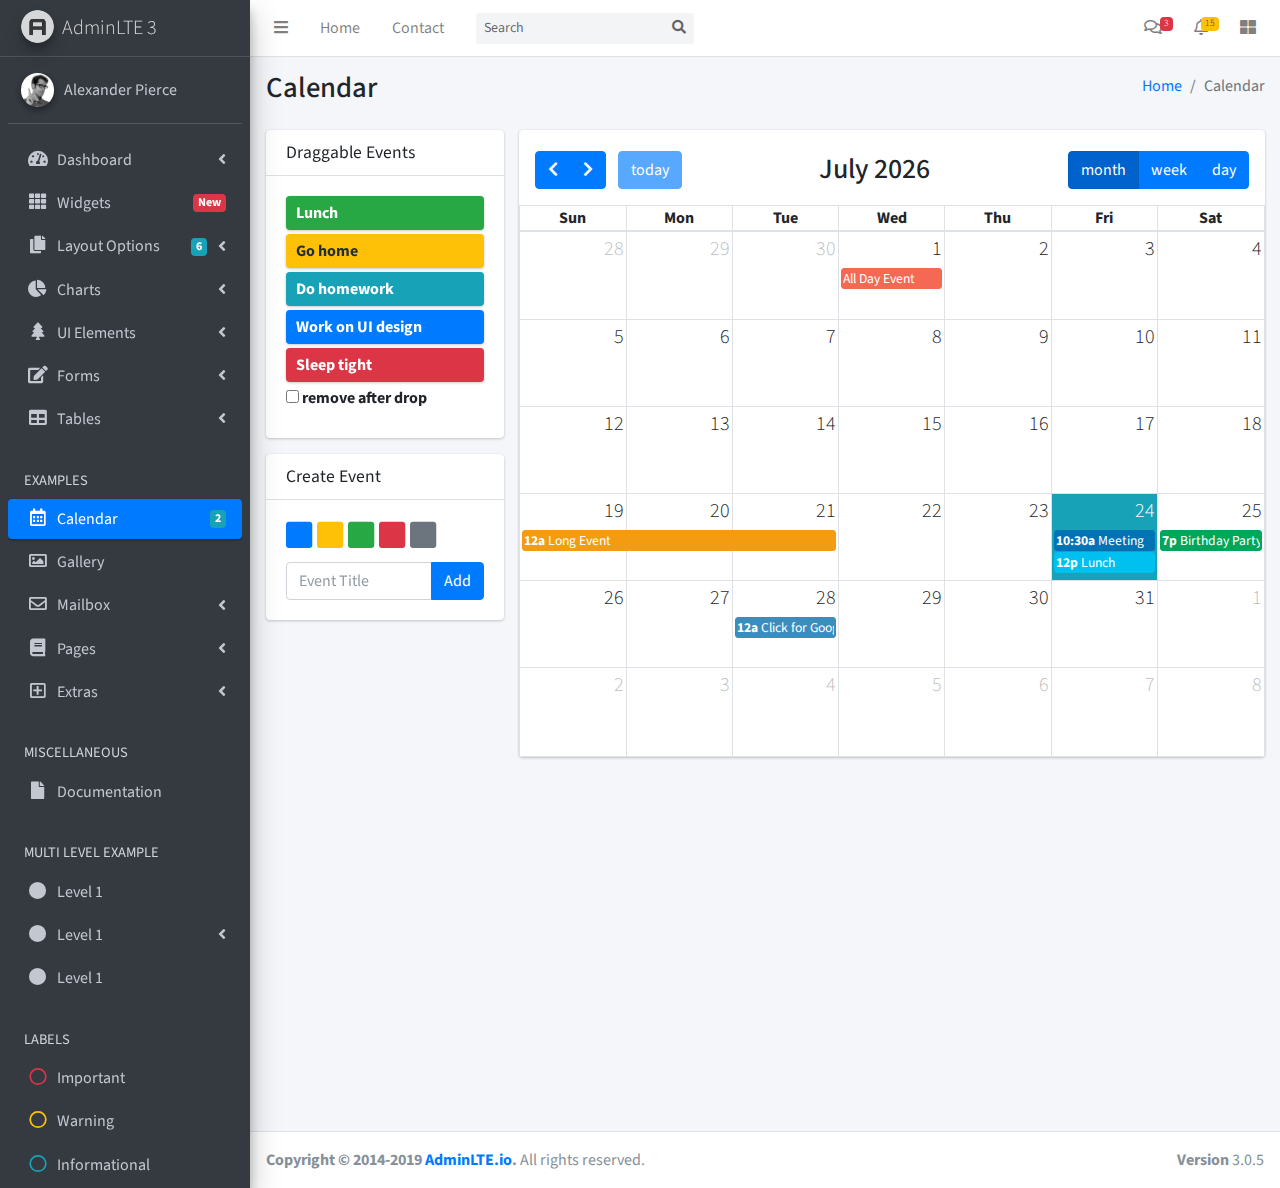
<file: alte/pages/calendar.html>
<!DOCTYPE html>
<html>
<head>
  <meta charset="utf-8">
  <meta http-equiv="X-UA-Compatible" content="IE=edge">
  <title>AdminLTE 3 | Calendar</title>
  <!-- Tell the browser to be responsive to screen width -->
  <meta name="viewport" content="width=device-width, initial-scale=1">
  <!-- Font Awesome -->
  <link rel="stylesheet" href="../plugins/fontawesome-free/css/all.min.css">
  <!-- Ionicons -->
  <link rel="stylesheet" href="https://code.ionicframework.com/ionicons/2.0.1/css/ionicons.min.css">
  <!-- fullCalendar -->
  <link rel="stylesheet" href="../plugins/fullcalendar/main.min.css">
  <link rel="stylesheet" href="../plugins/fullcalendar-daygrid/main.min.css">
  <link rel="stylesheet" href="../plugins/fullcalendar-timegrid/main.min.css">
  <link rel="stylesheet" href="../plugins/fullcalendar-bootstrap/main.min.css">
  <!-- Theme style -->
  <link rel="stylesheet" href="../dist/css/adminlte.min.css">
  <!-- Google Font: Source Sans Pro -->
  <link href="https://fonts.googleapis.com/css?family=Source+Sans+Pro:300,400,400i,700" rel="stylesheet">
</head>
<body class="hold-transition sidebar-mini">
<div class="wrapper">
  <!-- Navbar -->
  <nav class="main-header navbar navbar-expand navbar-white navbar-light">
    <!-- Left navbar links -->
    <ul class="navbar-nav">
      <li class="nav-item">
        <a class="nav-link" data-widget="pushmenu" href="#" role="button"><i class="fas fa-bars"></i></a>
      </li>
      <li class="nav-item d-none d-sm-inline-block">
        <a href="../index3.html" class="nav-link">Home</a>
      </li>
      <li class="nav-item d-none d-sm-inline-block">
        <a href="#" class="nav-link">Contact</a>
      </li>
    </ul>

    <!-- SEARCH FORM -->
    <form class="form-inline ml-3">
      <div class="input-group input-group-sm">
        <input class="form-control form-control-navbar" type="search" placeholder="Search" aria-label="Search">
        <div class="input-group-append">
          <button class="btn btn-navbar" type="submit">
            <i class="fas fa-search"></i>
          </button>
        </div>
      </div>
    </form>

    <!-- Right navbar links -->
    <ul class="navbar-nav ml-auto">
      <!-- Messages Dropdown Menu -->
      <li class="nav-item dropdown">
        <a class="nav-link" data-toggle="dropdown" href="#">
          <i class="far fa-comments"></i>
          <span class="badge badge-danger navbar-badge">3</span>
        </a>
        <div class="dropdown-menu dropdown-menu-lg dropdown-menu-right">
          <a href="#" class="dropdown-item">
            <!-- Message Start -->
            <div class="media">
              <img src="../dist/img/user1-128x128.jpg" alt="User Avatar" class="img-size-50 mr-3 img-circle">
              <div class="media-body">
                <h3 class="dropdown-item-title">
                  Brad Diesel
                  <span class="float-right text-sm text-danger"><i class="fas fa-star"></i></span>
                </h3>
                <p class="text-sm">Call me whenever you can...</p>
                <p class="text-sm text-muted"><i class="far fa-clock mr-1"></i> 4 Hours Ago</p>
              </div>
            </div>
            <!-- Message End -->
          </a>
          <div class="dropdown-divider"></div>
          <a href="#" class="dropdown-item">
            <!-- Message Start -->
            <div class="media">
              <img src="../dist/img/user8-128x128.jpg" alt="User Avatar" class="img-size-50 img-circle mr-3">
              <div class="media-body">
                <h3 class="dropdown-item-title">
                  John Pierce
                  <span class="float-right text-sm text-muted"><i class="fas fa-star"></i></span>
                </h3>
                <p class="text-sm">I got your message bro</p>
                <p class="text-sm text-muted"><i class="far fa-clock mr-1"></i> 4 Hours Ago</p>
              </div>
            </div>
            <!-- Message End -->
          </a>
          <div class="dropdown-divider"></div>
          <a href="#" class="dropdown-item">
            <!-- Message Start -->
            <div class="media">
              <img src="../dist/img/user3-128x128.jpg" alt="User Avatar" class="img-size-50 img-circle mr-3">
              <div class="media-body">
                <h3 class="dropdown-item-title">
                  Nora Silvester
                  <span class="float-right text-sm text-warning"><i class="fas fa-star"></i></span>
                </h3>
                <p class="text-sm">The subject goes here</p>
                <p class="text-sm text-muted"><i class="far fa-clock mr-1"></i> 4 Hours Ago</p>
              </div>
            </div>
            <!-- Message End -->
          </a>
          <div class="dropdown-divider"></div>
          <a href="#" class="dropdown-item dropdown-footer">See All Messages</a>
        </div>
      </li>
      <!-- Notifications Dropdown Menu -->
      <li class="nav-item dropdown">
        <a class="nav-link" data-toggle="dropdown" href="#">
          <i class="far fa-bell"></i>
          <span class="badge badge-warning navbar-badge">15</span>
        </a>
        <div class="dropdown-menu dropdown-menu-lg dropdown-menu-right">
          <span class="dropdown-item dropdown-header">15 Notifications</span>
          <div class="dropdown-divider"></div>
          <a href="#" class="dropdown-item">
            <i class="fas fa-envelope mr-2"></i> 4 new messages
            <span class="float-right text-muted text-sm">3 mins</span>
          </a>
          <div class="dropdown-divider"></div>
          <a href="#" class="dropdown-item">
            <i class="fas fa-users mr-2"></i> 8 friend requests
            <span class="float-right text-muted text-sm">12 hours</span>
          </a>
          <div class="dropdown-divider"></div>
          <a href="#" class="dropdown-item">
            <i class="fas fa-file mr-2"></i> 3 new reports
            <span class="float-right text-muted text-sm">2 days</span>
          </a>
          <div class="dropdown-divider"></div>
          <a href="#" class="dropdown-item dropdown-footer">See All Notifications</a>
        </div>
      </li>
      <li class="nav-item">
        <a class="nav-link" data-widget="control-sidebar" data-slide="true" href="#" role="button">
          <i class="fas fa-th-large"></i>
        </a>
      </li>
    </ul>
  </nav>
  <!-- /.navbar -->

  <!-- Main Sidebar Container -->
  <aside class="main-sidebar sidebar-dark-primary elevation-4">
    <!-- Brand Logo -->
    <a href="../index3.html" class="brand-link">
      <img src="../dist/img/AdminLTELogo.png"
           alt="AdminLTE Logo"
           class="brand-image img-circle elevation-3"
           style="opacity: .8">
      <span class="brand-text font-weight-light">AdminLTE 3</span>
    </a>

    <!-- Sidebar -->
    <div class="sidebar">
      <!-- Sidebar user panel (optional) -->
      <div class="user-panel mt-3 pb-3 mb-3 d-flex">
        <div class="image">
          <img src="../dist/img/user2-160x160.jpg" class="img-circle elevation-2" alt="User Image">
        </div>
        <div class="info">
          <a href="#" class="d-block">Alexander Pierce</a>
        </div>
      </div>

      <!-- Sidebar Menu -->
      <nav class="mt-2">
        <ul class="nav nav-pills nav-sidebar flex-column" data-widget="treeview" role="menu" data-accordion="false">
          <!-- Add icons to the links using the .nav-icon class
               with font-awesome or any other icon font library -->
          <li class="nav-item has-treeview">
            <a href="#" class="nav-link">
              <i class="nav-icon fas fa-tachometer-alt"></i>
              <p>
                Dashboard
                <i class="right fas fa-angle-left"></i>
              </p>
            </a>
            <ul class="nav nav-treeview">
              <li class="nav-item">
                <a href="../index.html" class="nav-link">
                  <i class="far fa-circle nav-icon"></i>
                  <p>Dashboard v1</p>
                </a>
              </li>
              <li class="nav-item">
                <a href="../index2.html" class="nav-link">
                  <i class="far fa-circle nav-icon"></i>
                  <p>Dashboard v2</p>
                </a>
              </li>
              <li class="nav-item">
                <a href="../index3.html" class="nav-link">
                  <i class="far fa-circle nav-icon"></i>
                  <p>Dashboard v3</p>
                </a>
              </li>
            </ul>
          </li>
          <li class="nav-item">
            <a href="widgets.html" class="nav-link">
              <i class="nav-icon fas fa-th"></i>
              <p>
                Widgets
                <span class="right badge badge-danger">New</span>
              </p>
            </a>
          </li>
          <li class="nav-item has-treeview">
            <a href="#" class="nav-link">
              <i class="nav-icon fas fa-copy"></i>
              <p>
                Layout Options
                <i class="fas fa-angle-left right"></i>
                <span class="badge badge-info right">6</span>
              </p>
            </a>
            <ul class="nav nav-treeview">
              <li class="nav-item">
                <a href="layout/top-nav.html" class="nav-link">
                  <i class="far fa-circle nav-icon"></i>
                  <p>Top Navigation</p>
                </a>
              </li>
              <li class="nav-item">
                <a href="layout/top-nav-sidebar.html" class="nav-link">
                  <i class="far fa-circle nav-icon"></i>
                  <p>Top Navigation + Sidebar</p>
                </a>
              </li>
              <li class="nav-item">
                <a href="layout/boxed.html" class="nav-link">
                  <i class="far fa-circle nav-icon"></i>
                  <p>Boxed</p>
                </a>
              </li>
              <li class="nav-item">
                <a href="layout/fixed-sidebar.html" class="nav-link">
                  <i class="far fa-circle nav-icon"></i>
                  <p>Fixed Sidebar</p>
                </a>
              </li>
              <li class="nav-item">
                <a href="layout/fixed-topnav.html" class="nav-link">
                  <i class="far fa-circle nav-icon"></i>
                  <p>Fixed Navbar</p>
                </a>
              </li>
              <li class="nav-item">
                <a href="layout/fixed-footer.html" class="nav-link">
                  <i class="far fa-circle nav-icon"></i>
                  <p>Fixed Footer</p>
                </a>
              </li>
              <li class="nav-item">
                <a href="layout/collapsed-sidebar.html" class="nav-link">
                  <i class="far fa-circle nav-icon"></i>
                  <p>Collapsed Sidebar</p>
                </a>
              </li>
            </ul>
          </li>
          <li class="nav-item has-treeview">
            <a href="#" class="nav-link">
              <i class="nav-icon fas fa-chart-pie"></i>
              <p>
                Charts
                <i class="right fas fa-angle-left"></i>
              </p>
            </a>
            <ul class="nav nav-treeview">
              <li class="nav-item">
                <a href="charts/chartjs.html" class="nav-link">
                  <i class="far fa-circle nav-icon"></i>
                  <p>ChartJS</p>
                </a>
              </li>
              <li class="nav-item">
                <a href="charts/flot.html" class="nav-link">
                  <i class="far fa-circle nav-icon"></i>
                  <p>Flot</p>
                </a>
              </li>
              <li class="nav-item">
                <a href="charts/inline.html" class="nav-link">
                  <i class="far fa-circle nav-icon"></i>
                  <p>Inline</p>
                </a>
              </li>
            </ul>
          </li>
          <li class="nav-item has-treeview">
            <a href="#" class="nav-link">
              <i class="nav-icon fas fa-tree"></i>
              <p>
                UI Elements
                <i class="fas fa-angle-left right"></i>
              </p>
            </a>
            <ul class="nav nav-treeview">
              <li class="nav-item">
                <a href="UI/general.html" class="nav-link">
                  <i class="far fa-circle nav-icon"></i>
                  <p>General</p>
                </a>
              </li>
              <li class="nav-item">
                <a href="UI/icons.html" class="nav-link">
                  <i class="far fa-circle nav-icon"></i>
                  <p>Icons</p>
                </a>
              </li>
              <li class="nav-item">
                <a href="UI/buttons.html" class="nav-link">
                  <i class="far fa-circle nav-icon"></i>
                  <p>Buttons</p>
                </a>
              </li>
              <li class="nav-item">
                <a href="UI/sliders.html" class="nav-link">
                  <i class="far fa-circle nav-icon"></i>
                  <p>Sliders</p>
                </a>
              </li>
              <li class="nav-item">
                <a href="UI/modals.html" class="nav-link">
                  <i class="far fa-circle nav-icon"></i>
                  <p>Modals & Alerts</p>
                </a>
              </li>
              <li class="nav-item">
                <a href="UI/navbar.html" class="nav-link">
                  <i class="far fa-circle nav-icon"></i>
                  <p>Navbar & Tabs</p>
                </a>
              </li>
              <li class="nav-item">
                <a href="UI/timeline.html" class="nav-link">
                  <i class="far fa-circle nav-icon"></i>
                  <p>Timeline</p>
                </a>
              </li>
              <li class="nav-item">
                <a href="UI/ribbons.html" class="nav-link">
                  <i class="far fa-circle nav-icon"></i>
                  <p>Ribbons</p>
                </a>
              </li>
            </ul>
          </li>
          <li class="nav-item has-treeview">
            <a href="#" class="nav-link">
              <i class="nav-icon fas fa-edit"></i>
              <p>
                Forms
                <i class="fas fa-angle-left right"></i>
              </p>
            </a>
            <ul class="nav nav-treeview">
              <li class="nav-item">
                <a href="forms/general.html" class="nav-link">
                  <i class="far fa-circle nav-icon"></i>
                  <p>General Elements</p>
                </a>
              </li>
              <li class="nav-item">
                <a href="forms/advanced.html" class="nav-link">
                  <i class="far fa-circle nav-icon"></i>
                  <p>Advanced Elements</p>
                </a>
              </li>
              <li class="nav-item">
                <a href="forms/editors.html" class="nav-link">
                  <i class="far fa-circle nav-icon"></i>
                  <p>Editors</p>
                </a>
              </li>
              <li class="nav-item">
                <a href="forms/validation.html" class="nav-link">
                  <i class="far fa-circle nav-icon"></i>
                  <p>Validation</p>
                </a>
              </li>
            </ul>
          </li>
          <li class="nav-item has-treeview">
            <a href="#" class="nav-link">
              <i class="nav-icon fas fa-table"></i>
              <p>
                Tables
                <i class="fas fa-angle-left right"></i>
              </p>
            </a>
            <ul class="nav nav-treeview">
              <li class="nav-item">
                <a href="tables/simple.html" class="nav-link">
                  <i class="far fa-circle nav-icon"></i>
                  <p>Simple Tables</p>
                </a>
              </li>
              <li class="nav-item">
                <a href="tables/data.html" class="nav-link">
                  <i class="far fa-circle nav-icon"></i>
                  <p>DataTables</p>
                </a>
              </li>
              <li class="nav-item">
                <a href="tables/jsgrid.html" class="nav-link">
                  <i class="far fa-circle nav-icon"></i>
                  <p>jsGrid</p>
                </a>
              </li>
            </ul>
          </li>
          <li class="nav-header">EXAMPLES</li>
          <li class="nav-item">
            <a href="calendar.html" class="nav-link active">
              <i class="nav-icon far fa-calendar-alt"></i>
              <p>
                Calendar
                <span class="badge badge-info right">2</span>
              </p>
            </a>
          </li>
          <li class="nav-item">
            <a href="gallery.html" class="nav-link">
              <i class="nav-icon far fa-image"></i>
              <p>
                Gallery
              </p>
            </a>
          </li>
          <li class="nav-item has-treeview">
            <a href="#" class="nav-link">
              <i class="nav-icon far fa-envelope"></i>
              <p>
                Mailbox
                <i class="fas fa-angle-left right"></i>
              </p>
            </a>
            <ul class="nav nav-treeview">
              <li class="nav-item">
                <a href="mailbox/mailbox.html" class="nav-link">
                  <i class="far fa-circle nav-icon"></i>
                  <p>Inbox</p>
                </a>
              </li>
              <li class="nav-item">
                <a href="mailbox/compose.html" class="nav-link">
                  <i class="far fa-circle nav-icon"></i>
                  <p>Compose</p>
                </a>
              </li>
              <li class="nav-item">
                <a href="mailbox/read-mail.html" class="nav-link">
                  <i class="far fa-circle nav-icon"></i>
                  <p>Read</p>
                </a>
              </li>
            </ul>
          </li>
          <li class="nav-item has-treeview">
            <a href="#" class="nav-link">
              <i class="nav-icon fas fa-book"></i>
              <p>
                Pages
                <i class="fas fa-angle-left right"></i>
              </p>
            </a>
            <ul class="nav nav-treeview">
              <li class="nav-item">
                <a href="examples/invoice.html" class="nav-link">
                  <i class="far fa-circle nav-icon"></i>
                  <p>Invoice</p>
                </a>
              </li>
              <li class="nav-item">
                <a href="examples/profile.html" class="nav-link">
                  <i class="far fa-circle nav-icon"></i>
                  <p>Profile</p>
                </a>
              </li>
              <li class="nav-item">
                <a href="examples/e-commerce.html" class="nav-link">
                  <i class="far fa-circle nav-icon"></i>
                  <p>E-commerce</p>
                </a>
              </li>
              <li class="nav-item">
                <a href="examples/projects.html" class="nav-link">
                  <i class="far fa-circle nav-icon"></i>
                  <p>Projects</p>
                </a>
              </li>
              <li class="nav-item">
                <a href="examples/project-add.html" class="nav-link">
                  <i class="far fa-circle nav-icon"></i>
                  <p>Project Add</p>
                </a>
              </li>
              <li class="nav-item">
                <a href="examples/project-edit.html" class="nav-link">
                  <i class="far fa-circle nav-icon"></i>
                  <p>Project Edit</p>
                </a>
              </li>
              <li class="nav-item">
                <a href="examples/project-detail.html" class="nav-link">
                  <i class="far fa-circle nav-icon"></i>
                  <p>Project Detail</p>
                </a>
              </li>
              <li class="nav-item">
                <a href="examples/contacts.html" class="nav-link">
                  <i class="far fa-circle nav-icon"></i>
                  <p>Contacts</p>
                </a>
              </li>
            </ul>
          </li>
          <li class="nav-item has-treeview">
            <a href="#" class="nav-link">
              <i class="nav-icon far fa-plus-square"></i>
              <p>
                Extras
                <i class="fas fa-angle-left right"></i>
              </p>
            </a>
            <ul class="nav nav-treeview">
              <li class="nav-item">
                <a href="examples/login.html" class="nav-link">
                  <i class="far fa-circle nav-icon"></i>
                  <p>Login</p>
                </a>
              </li>
              <li class="nav-item">
                <a href="examples/register.html" class="nav-link">
                  <i class="far fa-circle nav-icon"></i>
                  <p>Register</p>
                </a>
              </li>
              <li class="nav-item">
                <a href="examples/forgot-password.html" class="nav-link">
                  <i class="far fa-circle nav-icon"></i>
                  <p>Forgot Password</p>
                </a>
              </li>
              <li class="nav-item">
                <a href="examples/recover-password.html" class="nav-link">
                  <i class="far fa-circle nav-icon"></i>
                  <p>Recover Password</p>
                </a>
              </li>
              <li class="nav-item">
                <a href="examples/lockscreen.html" class="nav-link">
                  <i class="far fa-circle nav-icon"></i>
                  <p>Lockscreen</p>
                </a>
              </li>
              <li class="nav-item">
                <a href="examples/legacy-user-menu.html" class="nav-link">
                  <i class="far fa-circle nav-icon"></i>
                  <p>Legacy User Menu</p>
                </a>
              </li>
              <li class="nav-item">
                <a href="examples/language-menu.html" class="nav-link">
                  <i class="far fa-circle nav-icon"></i>
                  <p>Language Menu</p>
                </a>
              </li>
              <li class="nav-item">
                <a href="examples/404.html" class="nav-link">
                  <i class="far fa-circle nav-icon"></i>
                  <p>Error 404</p>
                </a>
              </li>
              <li class="nav-item">
                <a href="examples/500.html" class="nav-link">
                  <i class="far fa-circle nav-icon"></i>
                  <p>Error 500</p>
                </a>
              </li>
              <li class="nav-item">
                <a href="examples/pace.html" class="nav-link">
                  <i class="far fa-circle nav-icon"></i>
                  <p>Pace</p>
                </a>
              </li>
              <li class="nav-item">
                <a href="examples/blank.html" class="nav-link">
                  <i class="far fa-circle nav-icon"></i>
                  <p>Blank Page</p>
                </a>
              </li>
              <li class="nav-item">
                <a href="../starter.html" class="nav-link">
                  <i class="far fa-circle nav-icon"></i>
                  <p>Starter Page</p>
                </a>
              </li>
            </ul>
          </li>
          <li class="nav-header">MISCELLANEOUS</li>
          <li class="nav-item">
            <a href="https://adminlte.io/docs/3.0" class="nav-link">
              <i class="nav-icon fas fa-file"></i>
              <p>Documentation</p>
            </a>
          </li>
          <li class="nav-header">MULTI LEVEL EXAMPLE</li>
          <li class="nav-item">
            <a href="#" class="nav-link">
              <i class="fas fa-circle nav-icon"></i>
              <p>Level 1</p>
            </a>
          </li>
          <li class="nav-item has-treeview">
            <a href="#" class="nav-link">
              <i class="nav-icon fas fa-circle"></i>
              <p>
                Level 1
                <i class="right fas fa-angle-left"></i>
              </p>
            </a>
            <ul class="nav nav-treeview">
              <li class="nav-item">
                <a href="#" class="nav-link">
                  <i class="far fa-circle nav-icon"></i>
                  <p>Level 2</p>
                </a>
              </li>
              <li class="nav-item has-treeview">
                <a href="#" class="nav-link">
                  <i class="far fa-circle nav-icon"></i>
                  <p>
                    Level 2
                    <i class="right fas fa-angle-left"></i>
                  </p>
                </a>
                <ul class="nav nav-treeview">
                  <li class="nav-item">
                    <a href="#" class="nav-link">
                      <i class="far fa-dot-circle nav-icon"></i>
                      <p>Level 3</p>
                    </a>
                  </li>
                  <li class="nav-item">
                    <a href="#" class="nav-link">
                      <i class="far fa-dot-circle nav-icon"></i>
                      <p>Level 3</p>
                    </a>
                  </li>
                  <li class="nav-item">
                    <a href="#" class="nav-link">
                      <i class="far fa-dot-circle nav-icon"></i>
                      <p>Level 3</p>
                    </a>
                  </li>
                </ul>
              </li>
              <li class="nav-item">
                <a href="#" class="nav-link">
                  <i class="far fa-circle nav-icon"></i>
                  <p>Level 2</p>
                </a>
              </li>
            </ul>
          </li>
          <li class="nav-item">
            <a href="#" class="nav-link">
              <i class="fas fa-circle nav-icon"></i>
              <p>Level 1</p>
            </a>
          </li>
          <li class="nav-header">LABELS</li>
          <li class="nav-item">
            <a href="#" class="nav-link">
              <i class="nav-icon far fa-circle text-danger"></i>
              <p class="text">Important</p>
            </a>
          </li>
          <li class="nav-item">
            <a href="#" class="nav-link">
              <i class="nav-icon far fa-circle text-warning"></i>
              <p>Warning</p>
            </a>
          </li>
          <li class="nav-item">
            <a href="#" class="nav-link">
              <i class="nav-icon far fa-circle text-info"></i>
              <p>Informational</p>
            </a>
          </li>
        </ul>
      </nav>
      <!-- /.sidebar-menu -->
    </div>
    <!-- /.sidebar -->
  </aside>

  <!-- Content Wrapper. Contains page content -->
  <div class="content-wrapper">
    <!-- Content Header (Page header) -->
    <section class="content-header">
      <div class="container-fluid">
        <div class="row mb-2">
          <div class="col-sm-6">
            <h1>Calendar</h1>
          </div>
          <div class="col-sm-6">
            <ol class="breadcrumb float-sm-right">
              <li class="breadcrumb-item"><a href="#">Home</a></li>
              <li class="breadcrumb-item active">Calendar</li>
            </ol>
          </div>
        </div>
      </div><!-- /.container-fluid -->
    </section>

    <!-- Main content -->
    <section class="content">
      <div class="container-fluid">
        <div class="row">
          <div class="col-md-3">
            <div class="sticky-top mb-3">
              <div class="card">
                <div class="card-header">
                  <h4 class="card-title">Draggable Events</h4>
                </div>
                <div class="card-body">
                  <!-- the events -->
                  <div id="external-events">
                    <div class="external-event bg-success">Lunch</div>
                    <div class="external-event bg-warning">Go home</div>
                    <div class="external-event bg-info">Do homework</div>
                    <div class="external-event bg-primary">Work on UI design</div>
                    <div class="external-event bg-danger">Sleep tight</div>
                    <div class="checkbox">
                      <label for="drop-remove">
                        <input type="checkbox" id="drop-remove">
                        remove after drop
                      </label>
                    </div>
                  </div>
                </div>
                <!-- /.card-body -->
              </div>
              <!-- /.card -->
              <div class="card">
                <div class="card-header">
                  <h3 class="card-title">Create Event</h3>
                </div>
                <div class="card-body">
                  <div class="btn-group" style="width: 100%; margin-bottom: 10px;">
                    <!--<button type="button" id="color-chooser-btn" class="btn btn-info btn-block dropdown-toggle" data-toggle="dropdown">Color <span class="caret"></span></button>-->
                    <ul class="fc-color-picker" id="color-chooser">
                      <li><a class="text-primary" href="#"><i class="fas fa-square"></i></a></li>
                      <li><a class="text-warning" href="#"><i class="fas fa-square"></i></a></li>
                      <li><a class="text-success" href="#"><i class="fas fa-square"></i></a></li>
                      <li><a class="text-danger" href="#"><i class="fas fa-square"></i></a></li>
                      <li><a class="text-muted" href="#"><i class="fas fa-square"></i></a></li>
                    </ul>
                  </div>
                  <!-- /btn-group -->
                  <div class="input-group">
                    <input id="new-event" type="text" class="form-control" placeholder="Event Title">

                    <div class="input-group-append">
                      <button id="add-new-event" type="button" class="btn btn-primary">Add</button>
                    </div>
                    <!-- /btn-group -->
                  </div>
                  <!-- /input-group -->
                </div>
              </div>
            </div>
          </div>
          <!-- /.col -->
          <div class="col-md-9">
            <div class="card card-primary">
              <div class="card-body p-0">
                <!-- THE CALENDAR -->
                <div id="calendar"></div>
              </div>
              <!-- /.card-body -->
            </div>
            <!-- /.card -->
          </div>
          <!-- /.col -->
        </div>
        <!-- /.row -->
      </div><!-- /.container-fluid -->
    </section>
    <!-- /.content -->
  </div>
  <!-- /.content-wrapper -->

  <footer class="main-footer">
    <div class="float-right d-none d-sm-block">
      <b>Version</b> 3.0.5
    </div>
    <strong>Copyright &copy; 2014-2019 <a href="http://adminlte.io">AdminLTE.io</a>.</strong> All rights
    reserved.
  </footer>

  <!-- Control Sidebar -->
  <aside class="control-sidebar control-sidebar-dark">
    <!-- Control sidebar content goes here -->
  </aside>
  <!-- /.control-sidebar -->
</div>
<!-- ./wrapper -->

<!-- jQuery -->
<script src="../plugins/jquery/jquery.min.js"></script>
<!-- Bootstrap -->
<script src="../plugins/bootstrap/js/bootstrap.bundle.min.js"></script>
<!-- jQuery UI -->
<script src="../plugins/jquery-ui/jquery-ui.min.js"></script>
<!-- AdminLTE App -->
<script src="../dist/js/adminlte.min.js"></script>
<!-- AdminLTE for demo purposes -->
<script src="../dist/js/demo.js"></script>
<!-- fullCalendar 2.2.5 -->
<script src="../plugins/moment/moment.min.js"></script>
<script src="../plugins/fullcalendar/main.min.js"></script>
<script src="../plugins/fullcalendar-daygrid/main.min.js"></script>
<script src="../plugins/fullcalendar-timegrid/main.min.js"></script>
<script src="../plugins/fullcalendar-interaction/main.min.js"></script>
<script src="../plugins/fullcalendar-bootstrap/main.min.js"></script>
<!-- Page specific script -->
<script>
  $(function () {

    /* initialize the external events
     -----------------------------------------------------------------*/
    function ini_events(ele) {
      ele.each(function () {

        // create an Event Object (http://arshaw.com/fullcalendar/docs/event_data/Event_Object/)
        // it doesn't need to have a start or end
        var eventObject = {
          title: $.trim($(this).text()) // use the element's text as the event title
        }

        // store the Event Object in the DOM element so we can get to it later
        $(this).data('eventObject', eventObject)

        // make the event draggable using jQuery UI
        $(this).draggable({
          zIndex        : 1070,
          revert        : true, // will cause the event to go back to its
          revertDuration: 0  //  original position after the drag
        })

      })
    }

    ini_events($('#external-events div.external-event'))

    /* initialize the calendar
     -----------------------------------------------------------------*/
    //Date for the calendar events (dummy data)
    var date = new Date()
    var d    = date.getDate(),
        m    = date.getMonth(),
        y    = date.getFullYear()

    var Calendar = FullCalendar.Calendar;
    var Draggable = FullCalendarInteraction.Draggable;

    var containerEl = document.getElementById('external-events');
    var checkbox = document.getElementById('drop-remove');
    var calendarEl = document.getElementById('calendar');

    // initialize the external events
    // -----------------------------------------------------------------

    new Draggable(containerEl, {
      itemSelector: '.external-event',
      eventData: function(eventEl) {
        console.log(eventEl);
        return {
          title: eventEl.innerText,
          backgroundColor: window.getComputedStyle( eventEl ,null).getPropertyValue('background-color'),
          borderColor: window.getComputedStyle( eventEl ,null).getPropertyValue('background-color'),
          textColor: window.getComputedStyle( eventEl ,null).getPropertyValue('color'),
        };
      }
    });

    var calendar = new Calendar(calendarEl, {
      plugins: [ 'bootstrap', 'interaction', 'dayGrid', 'timeGrid' ],
      header    : {
        left  : 'prev,next today',
        center: 'title',
        right : 'dayGridMonth,timeGridWeek,timeGridDay'
      },
      'themeSystem': 'bootstrap',
      //Random default events
      events    : [
        {
          title          : 'All Day Event',
          start          : new Date(y, m, 1),
          backgroundColor: '#f56954', //red
          borderColor    : '#f56954', //red
          allDay         : true
        },
        {
          title          : 'Long Event',
          start          : new Date(y, m, d - 5),
          end            : new Date(y, m, d - 2),
          backgroundColor: '#f39c12', //yellow
          borderColor    : '#f39c12' //yellow
        },
        {
          title          : 'Meeting',
          start          : new Date(y, m, d, 10, 30),
          allDay         : false,
          backgroundColor: '#0073b7', //Blue
          borderColor    : '#0073b7' //Blue
        },
        {
          title          : 'Lunch',
          start          : new Date(y, m, d, 12, 0),
          end            : new Date(y, m, d, 14, 0),
          allDay         : false,
          backgroundColor: '#00c0ef', //Info (aqua)
          borderColor    : '#00c0ef' //Info (aqua)
        },
        {
          title          : 'Birthday Party',
          start          : new Date(y, m, d + 1, 19, 0),
          end            : new Date(y, m, d + 1, 22, 30),
          allDay         : false,
          backgroundColor: '#00a65a', //Success (green)
          borderColor    : '#00a65a' //Success (green)
        },
        {
          title          : 'Click for Google',
          start          : new Date(y, m, 28),
          end            : new Date(y, m, 29),
          url            : 'http://google.com/',
          backgroundColor: '#3c8dbc', //Primary (light-blue)
          borderColor    : '#3c8dbc' //Primary (light-blue)
        }
      ],
      editable  : true,
      droppable : true, // this allows things to be dropped onto the calendar !!!
      drop      : function(info) {
        // is the "remove after drop" checkbox checked?
        if (checkbox.checked) {
          // if so, remove the element from the "Draggable Events" list
          info.draggedEl.parentNode.removeChild(info.draggedEl);
        }
      }    
    });

    calendar.render();
    // $('#calendar').fullCalendar()

    /* ADDING EVENTS */
    var currColor = '#3c8dbc' //Red by default
    //Color chooser button
    var colorChooser = $('#color-chooser-btn')
    $('#color-chooser > li > a').click(function (e) {
      e.preventDefault()
      //Save color
      currColor = $(this).css('color')
      //Add color effect to button
      $('#add-new-event').css({
        'background-color': currColor,
        'border-color'    : currColor
      })
    })
    $('#add-new-event').click(function (e) {
      e.preventDefault()
      //Get value and make sure it is not null
      var val = $('#new-event').val()
      if (val.length == 0) {
        return
      }

      //Create events
      var event = $('<div />')
      event.css({
        'background-color': currColor,
        'border-color'    : currColor,
        'color'           : '#fff'
      }).addClass('external-event')
      event.html(val)
      $('#external-events').prepend(event)

      //Add draggable funtionality
      ini_events(event)

      //Remove event from text input
      $('#new-event').val('')
    })
  })
</script>
</body>
</html>
</file>
<file: assets/css/style.css>
body#index,
body#entrar {
  background-image: url("/assets/img/bg1.jpg");
  background-repeat: no-repeat;
  background-size: cover;
}

.user-panel img {
  width: 3.3rem;
}

[class*="col-"] {
      margin-bottom: 15px;
}
</file>
<file: alte/plugins/daterangepicker/daterangepicker.css>
.daterangepicker {
  position: absolute;
  color: inherit;
  background-color: #fff;
  border-radius: 4px;
  border: 1px solid #ddd;
  width: 278px;
  max-width: none;
  padding: 0;
  margin-top: 7px;
  top: 100px;
  left: 20px;
  z-index: 3001;
  display: none;
  font-family: arial;
  font-size: 15px;
  line-height: 1em;
}

.daterangepicker:before, .daterangepicker:after {
  position: absolute;
  display: inline-block;
  border-bottom-color: rgba(0, 0, 0, 0.2);
  content: '';
}

.daterangepicker:before {
  top: -7px;
  border-right: 7px solid transparent;
  border-left: 7px solid transparent;
  border-bottom: 7px solid #ccc;
}

.daterangepicker:after {
  top: -6px;
  border-right: 6px solid transparent;
  border-bottom: 6px solid #fff;
  border-left: 6px solid transparent;
}

.daterangepicker.opensleft:before {
  right: 9px;
}

.daterangepicker.opensleft:after {
  right: 10px;
}

.daterangepicker.openscenter:before {
  left: 0;
  right: 0;
  width: 0;
  margin-left: auto;
  margin-right: auto;
}

.daterangepicker.openscenter:after {
  left: 0;
  right: 0;
  width: 0;
  margin-left: auto;
  margin-right: auto;
}

.daterangepicker.opensright:before {
  left: 9px;
}

.daterangepicker.opensright:after {
  left: 10px;
}

.daterangepicker.drop-up {
  margin-top: -7px;
}

.daterangepicker.drop-up:before {
  top: initial;
  bottom: -7px;
  border-bottom: initial;
  border-top: 7px solid #ccc;
}

.daterangepicker.drop-up:after {
  top: initial;
  bottom: -6px;
  border-bottom: initial;
  border-top: 6px solid #fff;
}

.daterangepicker.single .daterangepicker .ranges, .daterangepicker.single .drp-calendar {
  float: none;
}

.daterangepicker.single .drp-selected {
  display: none;
}

.daterangepicker.show-calendar .drp-calendar {
  display: block;
}

.daterangepicker.show-calendar .drp-buttons {
  display: block;
}

.daterangepicker.auto-apply .drp-buttons {
  display: none;
}

.daterangepicker .drp-calendar {
  display: none;
  max-width: 270px;
}

.daterangepicker .drp-calendar.left {
  padding: 8px 0 8px 8px;
}

.daterangepicker .drp-calendar.right {
  padding: 8px;
}

.daterangepicker .drp-calendar.single .calendar-table {
  border: none;
}

.daterangepicker .calendar-table .next span, .daterangepicker .calendar-table .prev span {
  color: #fff;
  border: solid black;
  border-width: 0 2px 2px 0;
  border-radius: 0;
  display: inline-block;
  padding: 3px;
}

.daterangepicker .calendar-table .next span {
  transform: rotate(-45deg);
  -webkit-transform: rotate(-45deg);
}

.daterangepicker .calendar-table .prev span {
  transform: rotate(135deg);
  -webkit-transform: rotate(135deg);
}

.daterangepicker .calendar-table th, .daterangepicker .calendar-table td {
  white-space: nowrap;
  text-align: center;
  vertical-align: middle;
  min-width: 32px;
  width: 32px;
  height: 24px;
  line-height: 24px;
  font-size: 12px;
  border-radius: 4px;
  border: 1px solid transparent;
  white-space: nowrap;
  cursor: pointer;
}

.daterangepicker .calendar-table {
  border: 1px solid #fff;
  border-radius: 4px;
  background-color: #fff;
}

.daterangepicker .calendar-table table {
  width: 100%;
  margin: 0;
  border-spacing: 0;
  border-collapse: collapse;
}

.daterangepicker td.available:hover, .daterangepicker th.available:hover {
  background-color: #eee;
  border-color: transparent;
  color: inherit;
}

.daterangepicker td.week, .daterangepicker th.week {
  font-size: 80%;
  color: #ccc;
}

.daterangepicker td.off, .daterangepicker td.off.in-range, .daterangepicker td.off.start-date, .daterangepicker td.off.end-date {
  background-color: #fff;
  border-color: transparent;
  color: #999;
}

.daterangepicker td.in-range {
  background-color: #ebf4f8;
  border-color: transparent;
  color: #000;
  border-radius: 0;
}

.daterangepicker td.start-date {
  border-radius: 4px 0 0 4px;
}

.daterangepicker td.end-date {
  border-radius: 0 4px 4px 0;
}

.daterangepicker td.start-date.end-date {
  border-radius: 4px;
}

.daterangepicker td.active, .daterangepicker td.active:hover {
  background-color: #357ebd;
  border-color: transparent;
  color: #fff;
}

.daterangepicker th.month {
  width: auto;
}

.daterangepicker td.disabled, .daterangepicker option.disabled {
  color: #999;
  cursor: not-allowed;
  text-decoration: line-through;
}

.daterangepicker select.monthselect, .daterangepicker select.yearselect {
  font-size: 12px;
  padding: 1px;
  height: auto;
  margin: 0;
  cursor: default;
}

.daterangepicker select.monthselect {
  margin-right: 2%;
  width: 56%;
}

.daterangepicker select.yearselect {
  width: 40%;
}

.daterangepicker select.hourselect, .daterangepicker select.minuteselect, .daterangepicker select.secondselect, .daterangepicker select.ampmselect {
  width: 50px;
  margin: 0 auto;
  background: #eee;
  border: 1px solid #eee;
  padding: 2px;
  outline: 0;
  font-size: 12px;
}

.daterangepicker .calendar-time {
  text-align: center;
  margin: 4px auto 0 auto;
  line-height: 30px;
  position: relative;
}

.daterangepicker .calendar-time select.disabled {
  color: #ccc;
  cursor: not-allowed;
}

.daterangepicker .drp-buttons {
  clear: both;
  text-align: right;
  padding: 8px;
  border-top: 1px solid #ddd;
  display: none;
  line-height: 12px;
  vertical-align: middle;
}

.daterangepicker .drp-selected {
  display: inline-block;
  font-size: 12px;
  padding-right: 8px;
}

.daterangepicker .drp-buttons .btn {
  margin-left: 8px;
  font-size: 12px;
  font-weight: bold;
  padding: 4px 8px;
}

.daterangepicker.show-ranges.single.rtl .drp-calendar.left {
  border-right: 1px solid #ddd;
}

.daterangepicker.show-ranges.single.ltr .drp-calendar.left {
  border-left: 1px solid #ddd;
}

.daterangepicker.show-ranges.rtl .drp-calendar.right {
  border-right: 1px solid #ddd;
}

.daterangepicker.show-ranges.ltr .drp-calendar.left {
  border-left: 1px solid #ddd;
}

.daterangepicker .ranges {
  float: none;
  text-align: left;
  margin: 0;
}

.daterangepicker.show-calendar .ranges {
  margin-top: 8px;
}

.daterangepicker .ranges ul {
  list-style: none;
  margin: 0 auto;
  padding: 0;
  width: 100%;
}

.daterangepicker .ranges li {
  font-size: 12px;
  padding: 8px 12px;
  cursor: pointer;
}

.daterangepicker .ranges li:hover {
  background-color: #eee;
}

.daterangepicker .ranges li.active {
  background-color: #08c;
  color: #fff;
}

/*  Larger Screen Styling */
@media (min-width: 564px) {
  .daterangepicker {
    width: auto;
  }

  .daterangepicker .ranges ul {
    width: 140px;
  }

  .daterangepicker.single .ranges ul {
    width: 100%;
  }

  .daterangepicker.single .drp-calendar.left {
    clear: none;
  }

  .daterangepicker.single .ranges, .daterangepicker.single .drp-calendar {
    float: left;
  }

  .daterangepicker {
    direction: ltr;
    text-align: left;
  }

  .daterangepicker .drp-calendar.left {
    clear: left;
    margin-right: 0;
  }

  .daterangepicker .drp-calendar.left .calendar-table {
    border-right: none;
    border-top-right-radius: 0;
    border-bottom-right-radius: 0;
  }

  .daterangepicker .drp-calendar.right {
    margin-left: 0;
  }

  .daterangepicker .drp-calendar.right .calendar-table {
    border-left: none;
    border-top-left-radius: 0;
    border-bottom-left-radius: 0;
  }

  .daterangepicker .drp-calendar.left .calendar-table {
    padding-right: 8px;
  }

  .daterangepicker .ranges, .daterangepicker .drp-calendar {
    float: left;
  }
}

@media (min-width: 730px) {
  .daterangepicker .ranges {
    width: auto;
  }

  .daterangepicker .ranges {
    float: left;
  }

  .daterangepicker.rtl .ranges {
    float: right;
  }

  .daterangepicker .drp-calendar.left {
    clear: none !important;
  }
}
</file>
<file: alte/plugins/summernote/summernote-bs4.css>
/*!
 * 
 * Super simple wysiwyg editor v0.8.16
 * https://summernote.org
 * 
 * 
 * Copyright 2013- Alan Hong. and other contributors
 * summernote may be freely distributed under the MIT license.
 * 
 * Date: 2020-02-19T09:12Z
 * 
 */
@font-face {
  font-family: "summernote";
  font-style: normal;
  font-weight: 400;
  font-display: auto;
  src: url(font/summernote.eot);
  src: url(font/summernote.eot?#iefix) format("embedded-opentype"), url(font/summernote.woff2) format("woff2"), url(font/summernote.woff) format("woff"), url(font/summernote.ttf) format("truetype");}


[class^="note-icon"]:before,
[class*=" note-icon"]:before {
  display: inline-block;
  font-family: summernote;
  font-style: normal;
  font-size: inherit;
  text-decoration: inherit;
  text-rendering: auto;
  text-transform: none;
  vertical-align: middle;
  -moz-osx-font-smoothing: grayscale;
  -webkit-font-smoothing: antialiased;
  speak: none;
}


.note-icon-fw {
  text-align: center;
  width: 1.25em;
}

.note-icon-border {
  border: solid 0.08em #eee;
  border-radius: 0.1em;
  padding: 0.2em 0.25em 0.15em;
}

.note-icon-pull-left {
  float: left;
}

.note-icon-pull-right {
  float: right;
}

.note-icon.note-icon-pull-left {
  margin-right: 0.3em;
}

.note-icon.note-icon-pull-right {
  margin-left: 0.3em;
}


.note-icon-align::before {
  content: "\ea01";
}

.note-icon-align-center::before {
  content: "\ea02";
}

.note-icon-align-indent::before {
  content: "\ea03";
}

.note-icon-align-justify::before {
  content: "\ea04";
}

.note-icon-align-left::before {
  content: "\ea05";
}

.note-icon-align-outdent::before {
  content: "\ea06";
}

.note-icon-align-right::before {
  content: "\ea07";
}

.note-icon-arrow-circle-down::before {
  content: "\ea08";
}

.note-icon-arrow-circle-left::before {
  content: "\ea09";
}

.note-icon-arrow-circle-right::before {
  content: "\ea0a";
}

.note-icon-arrow-circle-up::before {
  content: "\ea0b";
}

.note-icon-arrows-alt::before {
  content: "\ea0c";
}

.note-icon-arrows-h::before {
  content: "\ea0d";
}

.note-icon-arrows-v::before {
  content: "\ea0e";
}

.note-icon-bold::before {
  content: "\ea0f";
}

.note-icon-caret::before {
  content: "\ea10";
}

.note-icon-chain-broken::before {
  content: "\ea11";
}

.note-icon-circle::before {
  content: "\ea12";
}

.note-icon-close::before {
  content: "\ea13";
}

.note-icon-code::before {
  content: "\ea14";
}

.note-icon-col-after::before {
  content: "\ea15";
}

.note-icon-col-before::before {
  content: "\ea16";
}

.note-icon-col-remove::before {
  content: "\ea17";
}

.note-icon-eraser::before {
  content: "\ea18";
}

.note-icon-float-left::before {
  content: "\ea19";
}

.note-icon-float-none::before {
  content: "\ea1a";
}

.note-icon-float-right::before {
  content: "\ea1b";
}

.note-icon-font::before {
  content: "\ea1c";
}

.note-icon-frame::before {
  content: "\ea1d";
}

.note-icon-italic::before {
  content: "\ea1e";
}

.note-icon-link::before {
  content: "\ea1f";
}

.note-icon-magic::before {
  content: "\ea20";
}

.note-icon-menu-check::before {
  content: "\ea21";
}

.note-icon-minus::before {
  content: "\ea22";
}

.note-icon-orderedlist::before {
  content: "\ea23";
}

.note-icon-pencil::before {
  content: "\ea24";
}

.note-icon-picture::before {
  content: "\ea25";
}

.note-icon-question::before {
  content: "\ea26";
}

.note-icon-redo::before {
  content: "\ea27";
}

.note-icon-rollback::before {
  content: "\ea28";
}

.note-icon-row-above::before {
  content: "\ea29";
}

.note-icon-row-below::before {
  content: "\ea2a";
}

.note-icon-row-remove::before {
  content: "\ea2b";
}

.note-icon-special-character::before {
  content: "\ea2c";
}

.note-icon-square::before {
  content: "\ea2d";
}

.note-icon-strikethrough::before {
  content: "\ea2e";
}

.note-icon-subscript::before {
  content: "\ea2f";
}

.note-icon-summernote::before {
  content: "\ea30";
}

.note-icon-superscript::before {
  content: "\ea31";
}

.note-icon-table::before {
  content: "\ea32";
}

.note-icon-text-height::before {
  content: "\ea33";
}

.note-icon-trash::before {
  content: "\ea34";
}

.note-icon-underline::before {
  content: "\ea35";
}

.note-icon-undo::before {
  content: "\ea36";
}

.note-icon-unorderedlist::before {
  content: "\ea37";
}

.note-icon-video::before {
  content: "\ea38";
}


.note-editor{position:relative}.note-editor .note-dropzone{position:absolute;display:none;z-index:100;color:#87cefa;background-color:#fff;opacity:.95}.note-editor .note-dropzone .note-dropzone-message{display:table-cell;vertical-align:middle;text-align:center;font-size:28px;font-weight:700}.note-editor .note-dropzone.hover{color:#098ddf}.note-editor.dragover .note-dropzone{display:table}.note-editor .note-editing-area{position:relative}.note-editor .note-editing-area .note-editable{outline:none}.note-editor .note-editing-area .note-editable sup{vertical-align:super}.note-editor .note-editing-area .note-editable sub{vertical-align:sub}.note-editor .note-editing-area .note-editable img.note-float-left{margin-right:10px}.note-editor .note-editing-area .note-editable img.note-float-right{margin-left:10px}.note-editor.note-frame,.note-editor.note-airframe{border:1px solid #a9a9a9}.note-editor.note-frame.codeview .note-editing-area .note-editable,.note-editor.note-airframe.codeview .note-editing-area .note-editable{display:none}.note-editor.note-frame.codeview .note-editing-area .note-codable,.note-editor.note-airframe.codeview .note-editing-area .note-codable{display:block}.note-editor.note-frame .note-editing-area,.note-editor.note-airframe .note-editing-area{overflow:hidden}.note-editor.note-frame .note-editing-area .note-editable,.note-editor.note-airframe .note-editing-area .note-editable{background-color:#fff;color:#000;padding:10px;overflow:auto;word-wrap:break-word}.note-editor.note-frame .note-editing-area .note-editable[contenteditable=false],.note-editor.note-airframe .note-editing-area .note-editable[contenteditable=false]{background-color:#e5e5e5}.note-editor.note-frame .note-editing-area .note-codable,.note-editor.note-airframe .note-editing-area .note-codable{display:none;width:100%;padding:10px;border:none;box-shadow:none;font-family:Menlo,Monaco,monospace,sans-serif;font-size:14px;color:#ccc;background-color:#222;resize:none;outline:none;-ms-box-sizing:border-box;box-sizing:border-box;border-radius:0;margin-bottom:0}.note-editor.note-frame.fullscreen,.note-editor.note-airframe.fullscreen{position:fixed;top:0;left:0;width:100% !important;z-index:1050}.note-editor.note-frame.fullscreen .note-editable,.note-editor.note-airframe.fullscreen .note-editable{background-color:#fff}.note-editor.note-frame.fullscreen .note-resizebar,.note-editor.note-airframe.fullscreen .note-resizebar{display:none}.note-editor.note-frame .note-status-output,.note-editor.note-airframe .note-status-output{display:block;width:100%;font-size:14px;line-height:1.42857143;height:20px;margin-bottom:0;color:#000;border:0;border-top:1px solid #e2e2e2}.note-editor.note-frame .note-status-output:empty,.note-editor.note-airframe .note-status-output:empty{height:0;border-top:0 solid transparent}.note-editor.note-frame .note-status-output .pull-right,.note-editor.note-airframe .note-status-output .pull-right{float:right !important}.note-editor.note-frame .note-status-output .text-muted,.note-editor.note-airframe .note-status-output .text-muted{color:#777}.note-editor.note-frame .note-status-output .text-primary,.note-editor.note-airframe .note-status-output .text-primary{color:#286090}.note-editor.note-frame .note-status-output .text-success,.note-editor.note-airframe .note-status-output .text-success{color:#3c763d}.note-editor.note-frame .note-status-output .text-info,.note-editor.note-airframe .note-status-output .text-info{color:#31708f}.note-editor.note-frame .note-status-output .text-warning,.note-editor.note-airframe .note-status-output .text-warning{color:#8a6d3b}.note-editor.note-frame .note-status-output .text-danger,.note-editor.note-airframe .note-status-output .text-danger{color:#a94442}.note-editor.note-frame .note-status-output .alert,.note-editor.note-airframe .note-status-output .alert{margin:-7px 0 0 0;padding:7px 10px 2px 10px;border-radius:0;color:#000;background-color:#f5f5f5}.note-editor.note-frame .note-status-output .alert .note-icon,.note-editor.note-airframe .note-status-output .alert .note-icon{margin-right:5px}.note-editor.note-frame .note-status-output .alert-success,.note-editor.note-airframe .note-status-output .alert-success{color:#3c763d !important;background-color:#dff0d8 !important}.note-editor.note-frame .note-status-output .alert-info,.note-editor.note-airframe .note-status-output .alert-info{color:#31708f !important;background-color:#d9edf7 !important}.note-editor.note-frame .note-status-output .alert-warning,.note-editor.note-airframe .note-status-output .alert-warning{color:#8a6d3b !important;background-color:#fcf8e3 !important}.note-editor.note-frame .note-status-output .alert-danger,.note-editor.note-airframe .note-status-output .alert-danger{color:#a94442 !important;background-color:#f2dede !important}.note-editor.note-frame .note-statusbar,.note-editor.note-airframe .note-statusbar{background-color:#f5f5f5;border-bottom-left-radius:4px;border-bottom-right-radius:4px;border-top:1px solid #ddd}.note-editor.note-frame .note-statusbar .note-resizebar,.note-editor.note-airframe .note-statusbar .note-resizebar{padding-top:1px;height:9px;width:100%;cursor:ns-resize}.note-editor.note-frame .note-statusbar .note-resizebar .note-icon-bar,.note-editor.note-airframe .note-statusbar .note-resizebar .note-icon-bar{width:20px;margin:1px auto;border-top:1px solid #a9a9a9}.note-editor.note-frame .note-statusbar.locked .note-resizebar,.note-editor.note-airframe .note-statusbar.locked .note-resizebar{cursor:default}.note-editor.note-frame .note-statusbar.locked .note-resizebar .note-icon-bar,.note-editor.note-airframe .note-statusbar.locked .note-resizebar .note-icon-bar{display:none}.note-editor.note-frame .note-placeholder,.note-editor.note-airframe .note-placeholder{padding:10px}.note-editor.note-airframe{border:0}.note-editor.note-airframe .note-editing-area .note-editable{padding:0}.note-popover.popover{display:none;max-width:none}.note-popover.popover .popover-content a{display:inline-block;max-width:200px;overflow:hidden;text-overflow:ellipsis;white-space:nowrap;vertical-align:middle}.note-popover.popover .arrow{left:20px !important}.note-toolbar{position:relative}.note-popover .popover-content,.note-toolbar{margin:0;padding:0 0 5px 5px}.note-popover .popover-content>.note-btn-group,.note-toolbar>.note-btn-group{margin-top:5px;margin-left:0;margin-right:5px}.note-popover .popover-content .note-btn-group .note-table,.note-toolbar .note-btn-group .note-table{min-width:0;padding:5px}.note-popover .popover-content .note-btn-group .note-table .note-dimension-picker,.note-toolbar .note-btn-group .note-table .note-dimension-picker{font-size:18px}.note-popover .popover-content .note-btn-group .note-table .note-dimension-picker .note-dimension-picker-mousecatcher,.note-toolbar .note-btn-group .note-table .note-dimension-picker .note-dimension-picker-mousecatcher{position:absolute !important;z-index:3;width:10em;height:10em;cursor:pointer}.note-popover .popover-content .note-btn-group .note-table .note-dimension-picker .note-dimension-picker-unhighlighted,.note-toolbar .note-btn-group .note-table .note-dimension-picker .note-dimension-picker-unhighlighted{position:relative !important;z-index:1;width:5em;height:5em;background:url("[data-uri]") repeat}.note-popover .popover-content .note-btn-group .note-table .note-dimension-picker .note-dimension-picker-highlighted,.note-toolbar .note-btn-group .note-table .note-dimension-picker .note-dimension-picker-highlighted{position:absolute !important;z-index:2;width:1em;height:1em;background:url("[data-uri]") repeat}.note-popover .popover-content .note-style .dropdown-style blockquote,.note-popover .popover-content .note-style .dropdown-style pre,.note-toolbar .note-style .dropdown-style blockquote,.note-toolbar .note-style .dropdown-style pre{margin:0;padding:5px 10px}.note-popover .popover-content .note-style .dropdown-style h1,.note-popover .popover-content .note-style .dropdown-style h2,.note-popover .popover-content .note-style .dropdown-style h3,.note-popover .popover-content .note-style .dropdown-style h4,.note-popover .popover-content .note-style .dropdown-style h5,.note-popover .popover-content .note-style .dropdown-style h6,.note-popover .popover-content .note-style .dropdown-style p,.note-toolbar .note-style .dropdown-style h1,.note-toolbar .note-style .dropdown-style h2,.note-toolbar .note-style .dropdown-style h3,.note-toolbar .note-style .dropdown-style h4,.note-toolbar .note-style .dropdown-style h5,.note-toolbar .note-style .dropdown-style h6,.note-toolbar .note-style .dropdown-style p{margin:0;padding:0}.note-popover .popover-content .note-color-all .note-dropdown-menu,.note-toolbar .note-color-all .note-dropdown-menu{min-width:337px}.note-popover .popover-content .note-color .dropdown-toggle,.note-toolbar .note-color .dropdown-toggle{width:20px;padding-left:5px}.note-popover .popover-content .note-color .note-dropdown-menu .note-palette,.note-toolbar .note-color .note-dropdown-menu .note-palette{display:inline-block;margin:0;width:160px}.note-popover .popover-content .note-color .note-dropdown-menu .note-palette:first-child,.note-toolbar .note-color .note-dropdown-menu .note-palette:first-child{margin:0 5px}.note-popover .popover-content .note-color .note-dropdown-menu .note-palette .note-palette-title,.note-toolbar .note-color .note-dropdown-menu .note-palette .note-palette-title{font-size:12px;margin:2px 7px;text-align:center;border-bottom:1px solid #eee}.note-popover .popover-content .note-color .note-dropdown-menu .note-palette .note-color-reset,.note-popover .popover-content .note-color .note-dropdown-menu .note-palette .note-color-select,.note-toolbar .note-color .note-dropdown-menu .note-palette .note-color-reset,.note-toolbar .note-color .note-dropdown-menu .note-palette .note-color-select{font-size:11px;margin:3px;padding:0 3px;cursor:pointer;width:100%;border-radius:5px}.note-popover .popover-content .note-color .note-dropdown-menu .note-palette .note-color-reset:hover,.note-popover .popover-content .note-color .note-dropdown-menu .note-palette .note-color-select:hover,.note-toolbar .note-color .note-dropdown-menu .note-palette .note-color-reset:hover,.note-toolbar .note-color .note-dropdown-menu .note-palette .note-color-select:hover{background:#eee}.note-popover .popover-content .note-color .note-dropdown-menu .note-palette .note-color-row,.note-toolbar .note-color .note-dropdown-menu .note-palette .note-color-row{height:20px}.note-popover .popover-content .note-color .note-dropdown-menu .note-palette .note-color-select-btn,.note-toolbar .note-color .note-dropdown-menu .note-palette .note-color-select-btn{display:none}.note-popover .popover-content .note-color .note-dropdown-menu .note-palette .note-holder-custom .note-color-btn,.note-toolbar .note-color .note-dropdown-menu .note-palette .note-holder-custom .note-color-btn{border:1px solid #eee}.note-popover .popover-content .note-para .note-dropdown-menu,.note-toolbar .note-para .note-dropdown-menu{min-width:216px;padding:5px}.note-popover .popover-content .note-para .note-dropdown-menu>div:first-child,.note-toolbar .note-para .note-dropdown-menu>div:first-child{margin-right:5px}.note-popover .popover-content .note-dropdown-menu,.note-toolbar .note-dropdown-menu{min-width:160px}.note-popover .popover-content .note-dropdown-menu.right,.note-toolbar .note-dropdown-menu.right{right:0;left:auto}.note-popover .popover-content .note-dropdown-menu.right::before,.note-toolbar .note-dropdown-menu.right::before{right:9px;left:auto !important}.note-popover .popover-content .note-dropdown-menu.right::after,.note-toolbar .note-dropdown-menu.right::after{right:10px;left:auto !important}.note-popover .popover-content .note-dropdown-menu.note-check a i,.note-toolbar .note-dropdown-menu.note-check a i{color:#00bfff;visibility:hidden}.note-popover .popover-content .note-dropdown-menu.note-check a.checked i,.note-toolbar .note-dropdown-menu.note-check a.checked i{visibility:visible}.note-popover .popover-content .note-fontsize-10,.note-toolbar .note-fontsize-10{font-size:10px}.note-popover .popover-content .note-color-palette,.note-toolbar .note-color-palette{line-height:1}.note-popover .popover-content .note-color-palette div .note-color-btn,.note-toolbar .note-color-palette div .note-color-btn{width:20px;height:20px;padding:0;margin:0;border:1px solid #fff}.note-popover .popover-content .note-color-palette div .note-color-btn:hover,.note-toolbar .note-color-palette div .note-color-btn:hover{border:1px solid #000}.note-modal .modal-dialog{outline:0;border-radius:5px;box-shadow:0 3px 9px rgba(0,0,0,.5)}.note-modal .form-group{margin-left:0;margin-right:0}.note-modal .note-modal-form{margin:0}.note-modal .note-image-dialog .note-dropzone{min-height:100px;font-size:30px;line-height:4;color:#d3d3d3;text-align:center;border:4px dashed #d3d3d3;margin-bottom:10px}@-moz-document url-prefix(){.note-modal .note-image-input{height:auto}}.note-placeholder{position:absolute;display:none;color:gray}.note-handle .note-control-selection{position:absolute;display:none;border:1px solid #000}.note-handle .note-control-selection>div{position:absolute}.note-handle .note-control-selection .note-control-selection-bg{width:100%;height:100%;background-color:#000;-webkit-opacity:.3;-khtml-opacity:.3;-moz-opacity:.3;opacity:.3;-ms-filter:progid:DXImageTransform.Microsoft.Alpha(opacity=30);filter:alpha(opacity=30)}.note-handle .note-control-selection .note-control-handle,.note-handle .note-control-selection .note-control-sizing,.note-handle .note-control-selection .note-control-holder{width:7px;height:7px;border:1px solid #000}.note-handle .note-control-selection .note-control-sizing{background-color:#000}.note-handle .note-control-selection .note-control-nw{top:-5px;left:-5px;border-right:none;border-bottom:none}.note-handle .note-control-selection .note-control-ne{top:-5px;right:-5px;border-bottom:none;border-left:none}.note-handle .note-control-selection .note-control-sw{bottom:-5px;left:-5px;border-top:none;border-right:none}.note-handle .note-control-selection .note-control-se{right:-5px;bottom:-5px;cursor:se-resize}.note-handle .note-control-selection .note-control-se.note-control-holder{cursor:default;border-top:none;border-left:none}.note-handle .note-control-selection .note-control-selection-info{right:0;bottom:0;padding:5px;margin:5px;color:#fff;background-color:#000;font-size:12px;border-radius:5px;-webkit-opacity:.7;-khtml-opacity:.7;-moz-opacity:.7;opacity:.7;-ms-filter:progid:DXImageTransform.Microsoft.Alpha(opacity=70);filter:alpha(opacity=70)}.note-hint-popover{min-width:100px;padding:2px}.note-hint-popover .popover-content{padding:3px;max-height:150px;overflow:auto}.note-hint-popover .popover-content .note-hint-group .note-hint-item{display:block !important;padding:3px}.note-hint-popover .popover-content .note-hint-group .note-hint-item.active,.note-hint-popover .popover-content .note-hint-group .note-hint-item:hover{display:block;clear:both;font-weight:400;line-height:1.4;color:#fff;white-space:nowrap;text-decoration:none;background-color:#428bca;outline:0;cursor:pointer}.note-toolbar .note-btn{background:#fff;border-color:#dae0e5;padding:.28rem .65rem;font-size:13px}
</file>
<file: alte/plugins/jqvmap/jqvmap.min.css>
.jqvmap-label,.jqvmap-pin{pointer-events:none}.jqvmap-label{position:absolute;display:none;-webkit-border-radius:3px;-moz-border-radius:3px;border-radius:3px;background:#292929;color:#fff;font-family:sans-serif,Verdana;font-size:smaller;padding:3px}.jqvmap-zoomin,.jqvmap-zoomout{position:absolute;left:10px;-webkit-border-radius:3px;-moz-border-radius:3px;border-radius:3px;background:#000;padding:3px;color:#fff;width:10px;height:10px;cursor:pointer;line-height:10px;text-align:center}.jqvmap-zoomin{top:10px}.jqvmap-zoomout{top:30px}.jqvmap-region{cursor:pointer}.jqvmap-ajax_response{width:100%;height:500px}
</file>
<file: alte/plugins/overlayScrollbars/css/OverlayScrollbars.min.css>
/*!
 * OverlayScrollbars
 * https://github.com/KingSora/OverlayScrollbars
 *
 * Version: 1.11.0
 *
 * Copyright KingSora | Rene Haas.
 * https://github.com/KingSora
 *
 * Released under the MIT license.
 * Date: 29.02.2020
 */
html.os-html,html.os-html>.os-host{display:block;overflow:hidden;box-sizing:border-box;height:100%!important;width:100%!important;min-width:100%!important;min-height:100%!important;margin:0!important;position:absolute!important}html.os-html>.os-host>.os-padding{position:absolute}body.os-dragging,body.os-dragging *{cursor:default}.os-host,.os-host-textarea{position:relative;overflow:visible!important;-webkit-box-orient:vertical;-webkit-box-direction:normal;-ms-flex-direction:column;flex-direction:column;-ms-flex-wrap:nowrap;flex-wrap:nowrap;-webkit-box-pack:start;-ms-flex-pack:start;justify-content:flex-start;-ms-flex-line-pack:start;align-content:flex-start;-webkit-box-align:start;-ms-flex-align:start;-ms-grid-row-align:flex-start;align-items:flex-start}.os-host-flexbox{overflow:hidden!important;display:-webkit-box;display:-ms-flexbox;display:flex}.os-host-flexbox>.os-size-auto-observer{height:inherit!important}.os-host-flexbox>.os-content-glue{-webkit-box-flex:1;-ms-flex-positive:1;flex-grow:1;-ms-flex-negative:0;flex-shrink:0}.os-host-flexbox>.os-size-auto-observer,.os-host-flexbox>.os-content-glue{min-height:0;min-width:0;-webkit-box-flex:0;-ms-flex-positive:0;flex-grow:0;-ms-flex-negative:1;flex-shrink:1;-ms-flex-preferred-size:auto;flex-basis:auto}#os-dummy-scrollbar-size{position:fixed;opacity:0;-ms-filter:'progid:DXImageTransform.Microsoft.Alpha(Opacity=0)';visibility:hidden;overflow:scroll;height:500px;width:500px}#os-dummy-scrollbar-size>div{width:200%;height:200%;margin:10px 0}#os-dummy-scrollbar-size:before,#os-dummy-scrollbar-size:after,.os-content:before,.os-content:after{content:'';display:table;width:.01px;height:.01px;line-height:0;font-size:0;flex-grow:0;flex-shrink:0;visibility:hidden}#os-dummy-scrollbar-size,.os-viewport{-ms-overflow-style:scrollbar!important}.os-viewport-native-scrollbars-invisible#os-dummy-scrollbar-size,.os-viewport-native-scrollbars-invisible.os-viewport{scrollbar-width:none!important}.os-viewport-native-scrollbars-invisible#os-dummy-scrollbar-size::-webkit-scrollbar,.os-viewport-native-scrollbars-invisible.os-viewport::-webkit-scrollbar,.os-viewport-native-scrollbars-invisible#os-dummy-scrollbar-size::-webkit-scrollbar-corner,.os-viewport-native-scrollbars-invisible.os-viewport::-webkit-scrollbar-corner{display:none!important;width:0!important;height:0!important;visibility:hidden!important;background:0 0!important}.os-content-glue{box-sizing:inherit;max-height:100%;max-width:100%;width:100%;pointer-events:none}.os-padding{box-sizing:inherit;direction:inherit;position:absolute;overflow:visible;padding:0;margin:0;left:0;top:0;bottom:0;right:0;width:auto!important;height:auto!important;z-index:1}.os-host-overflow>.os-padding{overflow:hidden}.os-viewport{direction:inherit!important;box-sizing:inherit!important;resize:none!important;outline:0!important;position:absolute;overflow:hidden;top:0;left:0;bottom:0;right:0;padding:0;margin:0;-webkit-overflow-scrolling:touch}.os-content-arrange{position:absolute;z-index:-1;min-height:1px;min-width:1px;pointer-events:none}.os-content{direction:inherit;box-sizing:border-box!important;position:relative;display:block;height:100%;width:100%;height:100%;width:100%;visibility:visible}.os-content>.os-textarea{box-sizing:border-box!important;direction:inherit!important;background:0 0!important;outline:0 transparent!important;overflow:hidden!important;position:absolute!important;display:block!important;top:0!important;left:0!important;margin:0!important;border-radius:0!important;float:none!important;-webkit-filter:none!important;filter:none!important;border:0!important;resize:none!important;-webkit-transform:none!important;transform:none!important;max-width:none!important;max-height:none!important;box-shadow:none!important;-webkit-perspective:none!important;perspective:none!important;opacity:1!important;z-index:1!important;clip:auto!important;vertical-align:baseline!important;padding:0}.os-host-rtl>.os-padding>.os-viewport>.os-content>.os-textarea{right:0!important}.os-content>.os-textarea-cover{z-index:-1;pointer-events:none}.os-content>.os-textarea[wrap=off]{white-space:pre!important;margin:0!important}.os-text-inherit{font-family:inherit;font-size:inherit;font-weight:inherit;font-style:inherit;font-variant:inherit;text-transform:inherit;text-decoration:inherit;text-indent:inherit;text-align:inherit;text-shadow:inherit;text-overflow:inherit;letter-spacing:inherit;word-spacing:inherit;line-height:inherit;unicode-bidi:inherit;direction:inherit;color:inherit;cursor:text}.os-resize-observer,.os-resize-observer-host{box-sizing:inherit;display:block;visibility:hidden;position:absolute;top:0;left:0;height:100%;width:100%;overflow:hidden;pointer-events:none;z-index:-1}.os-resize-observer-host{padding:inherit;border:inherit;border-color:transparent;border-style:solid;box-sizing:border-box}.os-resize-observer-host>.os-resize-observer{height:200%;width:200%;padding:inherit;border:inherit;margin:0;display:block;box-sizing:content-box}.os-resize-observer-host.observed{display:flex;flex-direction:column;justify-content:flex-start;align-items:flex-start}.os-resize-observer-host.observed>.os-resize-observer{position:relative;flex-grow:1;flex-shrink:0;flex-basis:auto}.os-size-auto-observer{box-sizing:inherit!important;height:100%;width:inherit;max-width:1px;position:relative;float:left;max-height:1px;overflow:hidden;z-index:-1;padding:0;margin:0;pointer-events:none;-webkit-box-flex:inherit;-ms-flex-positive:inherit;flex-grow:inherit;-ms-flex-negative:0;flex-shrink:0;-ms-flex-preferred-size:0;flex-basis:0}.os-size-auto-observer>.os-resize-observer{width:1000%;height:1000%;min-height:1px;min-width:1px}.os-resize-observer-item{position:absolute;top:0;right:0;bottom:0;left:0;overflow:hidden;z-index:-1;opacity:0;direction:ltr!important;-webkit-box-flex:0!important;-ms-flex:none!important;flex:none!important}.os-resize-observer-item-final{position:absolute;left:0;top:0;-webkit-transition:none!important;transition:none!important;-webkit-box-flex:0!important;-ms-flex:none!important;flex:none!important}.os-resize-observer{-webkit-animation-duration:.001s;animation-duration:.001s;-webkit-animation-name:os-resize-observer-dummy-animation;animation-name:os-resize-observer-dummy-animation}object.os-resize-observer{box-sizing:border-box!important}@-webkit-keyframes os-resize-observer-dummy-animation{0%{z-index:0}to{z-index:-1}}@keyframes os-resize-observer-dummy-animation{0%{z-index:0}to{z-index:-1}}.os-host-transition>.os-scrollbar,.os-host-transition>.os-scrollbar-corner{-webkit-transition:opacity .3s,visibility .3s,top .3s,right .3s,bottom .3s,left .3s;transition:opacity .3s,visibility .3s,top .3s,right .3s,bottom .3s,left .3s}html.os-html>.os-host>.os-scrollbar{position:absolute;z-index:999999}.os-scrollbar,.os-scrollbar-corner{position:absolute;opacity:1;-ms-filter:'progid:DXImageTransform.Microsoft.Alpha(Opacity=100)';z-index:1}.os-scrollbar-corner{bottom:0;right:0}.os-scrollbar{pointer-events:none}.os-scrollbar-track{pointer-events:auto;position:relative;height:100%;width:100%;padding:0!important;border:0!important}.os-scrollbar-handle{pointer-events:auto;position:absolute;width:100%;height:100%}.os-scrollbar-handle-off,.os-scrollbar-track-off{pointer-events:none}.os-scrollbar.os-scrollbar-unusable,.os-scrollbar.os-scrollbar-unusable *{pointer-events:none!important}.os-scrollbar.os-scrollbar-unusable .os-scrollbar-handle{opacity:0!important}.os-scrollbar-horizontal{bottom:0;left:0}.os-scrollbar-vertical{top:0;right:0}.os-host-rtl>.os-scrollbar-horizontal{right:0}.os-host-rtl>.os-scrollbar-vertical{right:auto;left:0}.os-host-rtl>.os-scrollbar-corner{right:auto;left:0}.os-scrollbar-auto-hidden,.os-padding+.os-scrollbar-corner,.os-host-resize-disabled.os-host-scrollbar-horizontal-hidden>.os-scrollbar-corner,.os-host-scrollbar-horizontal-hidden>.os-scrollbar-horizontal,.os-host-resize-disabled.os-host-scrollbar-vertical-hidden>.os-scrollbar-corner,.os-host-scrollbar-vertical-hidden>.os-scrollbar-vertical,.os-scrollbar-horizontal.os-scrollbar-auto-hidden+.os-scrollbar-vertical+.os-scrollbar-corner,.os-scrollbar-horizontal+.os-scrollbar-vertical.os-scrollbar-auto-hidden+.os-scrollbar-corner,.os-scrollbar-horizontal.os-scrollbar-auto-hidden+.os-scrollbar-vertical.os-scrollbar-auto-hidden+.os-scrollbar-corner{opacity:0;visibility:hidden;pointer-events:none}.os-scrollbar-corner-resize-both{cursor:nwse-resize}.os-host-rtl>.os-scrollbar-corner-resize-both{cursor:nesw-resize}.os-scrollbar-corner-resize-horizontal{cursor:ew-resize}.os-scrollbar-corner-resize-vertical{cursor:ns-resize}.os-dragging .os-scrollbar-corner.os-scrollbar-corner-resize{cursor:default}.os-host-resize-disabled.os-host-scrollbar-horizontal-hidden>.os-scrollbar-vertical{top:0;bottom:0}.os-host-resize-disabled.os-host-scrollbar-vertical-hidden>.os-scrollbar-horizontal,.os-host-rtl.os-host-resize-disabled.os-host-scrollbar-vertical-hidden>.os-scrollbar-horizontal{right:0;left:0}.os-scrollbar:hover,.os-scrollbar-corner.os-scrollbar-corner-resize{opacity:1!important;visibility:visible!important}.os-scrollbar-corner.os-scrollbar-corner-resize{background-image:url([data-uri]);background-repeat:no-repeat;background-position:100% 100%;pointer-events:auto!important}.os-host-rtl>.os-scrollbar-corner.os-scrollbar-corner-resize{-webkit-transform:scale(-1,1);transform:scale(-1,1)}.os-host-overflow{overflow:hidden!important}.os-theme-none>.os-scrollbar-horizontal,.os-theme-none>.os-scrollbar-vertical,.os-theme-none>.os-scrollbar-corner{display:none!important}.os-theme-none>.os-scrollbar-corner-resize{display:block!important;min-width:10px;min-height:10px}.os-theme-dark>.os-scrollbar-horizontal,.os-theme-light>.os-scrollbar-horizontal{right:10px;height:10px}.os-theme-dark>.os-scrollbar-vertical,.os-theme-light>.os-scrollbar-vertical{bottom:10px;width:10px}.os-theme-dark.os-host-rtl>.os-scrollbar-horizontal,.os-theme-light.os-host-rtl>.os-scrollbar-horizontal{left:10px;right:0}.os-theme-dark>.os-scrollbar-corner,.os-theme-light>.os-scrollbar-corner{height:10px;width:10px}.os-theme-dark>.os-scrollbar-corner,.os-theme-light>.os-scrollbar-corner{background-color:transparent}.os-theme-dark>.os-scrollbar,.os-theme-light>.os-scrollbar{padding:2px;box-sizing:border-box;background:0 0}.os-theme-dark>.os-scrollbar.os-scrollbar-unusable,.os-theme-light>.os-scrollbar.os-scrollbar-unusable{background:0 0}.os-theme-dark>.os-scrollbar>.os-scrollbar-track,.os-theme-light>.os-scrollbar>.os-scrollbar-track{background:0 0}.os-theme-dark>.os-scrollbar-horizontal>.os-scrollbar-track>.os-scrollbar-handle,.os-theme-light>.os-scrollbar-horizontal>.os-scrollbar-track>.os-scrollbar-handle{min-width:30px}.os-theme-dark>.os-scrollbar-vertical>.os-scrollbar-track>.os-scrollbar-handle,.os-theme-light>.os-scrollbar-vertical>.os-scrollbar-track>.os-scrollbar-handle{min-height:30px}.os-theme-dark.os-host-transition>.os-scrollbar>.os-scrollbar-track>.os-scrollbar-handle,.os-theme-light.os-host-transition>.os-scrollbar>.os-scrollbar-track>.os-scrollbar-handle{-webkit-transition:background-color .3s;transition:background-color .3s}.os-theme-dark>.os-scrollbar>.os-scrollbar-track>.os-scrollbar-handle,.os-theme-light>.os-scrollbar>.os-scrollbar-track>.os-scrollbar-handle,.os-theme-dark>.os-scrollbar>.os-scrollbar-track,.os-theme-light>.os-scrollbar>.os-scrollbar-track{border-radius:10px}.os-theme-dark>.os-scrollbar>.os-scrollbar-track>.os-scrollbar-handle{background:rgba(0,0,0,.4)}.os-theme-light>.os-scrollbar>.os-scrollbar-track>.os-scrollbar-handle{background:rgba(255,255,255,.4)}.os-theme-dark>.os-scrollbar:hover>.os-scrollbar-track>.os-scrollbar-handle{background:rgba(0,0,0,.55)}.os-theme-light>.os-scrollbar:hover>.os-scrollbar-track>.os-scrollbar-handle{background:rgba(255,255,255,.55)}.os-theme-dark>.os-scrollbar>.os-scrollbar-track>.os-scrollbar-handle.active{background:rgba(0,0,0,.7)}.os-theme-light>.os-scrollbar>.os-scrollbar-track>.os-scrollbar-handle.active{background:rgba(255,255,255,.7)}.os-theme-dark>.os-scrollbar-horizontal .os-scrollbar-handle:before,.os-theme-dark>.os-scrollbar-vertical .os-scrollbar-handle:before,.os-theme-light>.os-scrollbar-horizontal .os-scrollbar-handle:before,.os-theme-light>.os-scrollbar-vertical .os-scrollbar-handle:before{content:'';position:absolute;left:0;right:0;top:0;bottom:0;display:block}.os-theme-dark.os-host-scrollbar-horizontal-hidden>.os-scrollbar-horizontal .os-scrollbar-handle:before,.os-theme-dark.os-host-scrollbar-vertical-hidden>.os-scrollbar-vertical .os-scrollbar-handle:before,.os-theme-light.os-host-scrollbar-horizontal-hidden>.os-scrollbar-horizontal .os-scrollbar-handle:before,.os-theme-light.os-host-scrollbar-vertical-hidden>.os-scrollbar-vertical .os-scrollbar-handle:before{display:none}.os-theme-dark>.os-scrollbar-horizontal .os-scrollbar-handle:before,.os-theme-light>.os-scrollbar-horizontal .os-scrollbar-handle:before{top:-6px;bottom:-2px}.os-theme-dark>.os-scrollbar-vertical .os-scrollbar-handle:before,.os-theme-light>.os-scrollbar-vertical .os-scrollbar-handle:before{left:-6px;right:-2px}.os-host-rtl.os-theme-dark>.os-scrollbar-vertical .os-scrollbar-handle:before,.os-host-rtl.os-theme-light>.os-scrollbar-vertical .os-scrollbar-handle:before{right:-6px;left:-2px}
</file>
<file: alte/plugins/fullcalendar/main.min.css>
@charset "UTF-8";.fc-button:not(:disabled),.fc-event.fc-draggable,.fc-event[href],.fc-popover .fc-header .fc-close,a.fc-more,a[data-goto]{cursor:pointer}.fc-bg,.fc-row .fc-bgevent-skeleton,.fc-row .fc-highlight-skeleton{bottom:0}.fc{direction:ltr;text-align:left}.fc-rtl{text-align:right}body .fc{font-size:1em}.fc-highlight{background:#bce8f1;opacity:.3}.fc-bgevent{background:#8fdf82;opacity:.3}.fc-nonbusiness{background:#d7d7d7}.fc-popover{position:absolute;box-shadow:0 2px 6px rgba(0,0,0,.15)}.fc-popover .fc-header{display:flex;flex-direction:row;justify-content:space-between;align-items:center;padding:2px 4px}.fc-rtl .fc-popover .fc-header{flex-direction:row-reverse}.fc-popover .fc-header .fc-title{margin:0 2px}.fc-popover .fc-header .fc-close{opacity:.65;font-size:1.1em}.fc-divider{border-style:solid;border-width:1px}hr.fc-divider{height:0;margin:0;padding:0 0 2px;border-width:1px 0}.fc-bg table,.fc-row .fc-bgevent-skeleton table,.fc-row .fc-highlight-skeleton table{height:100%}.fc-bg,.fc-bgevent-skeleton,.fc-highlight-skeleton,.fc-mirror-skeleton{position:absolute;top:0;left:0;right:0}.fc table{width:100%;box-sizing:border-box;table-layout:fixed;border-collapse:collapse;border-spacing:0;font-size:1em}.fc th{text-align:center}.fc td,.fc th{border-style:solid;border-width:1px;padding:0;vertical-align:top}.fc td.fc-today{border-style:double}a[data-goto]:hover{text-decoration:underline}.fc .fc-row{border-style:solid;border-width:0}.fc-row table{border-left:0 hidden transparent;border-right:0 hidden transparent;border-bottom:0 hidden transparent}.fc-row:first-child table{border-top:0 hidden transparent}.fc-row{position:relative}.fc-row .fc-bg{z-index:1}.fc-row .fc-bgevent-skeleton td,.fc-row .fc-highlight-skeleton td{border-color:transparent}.fc-row .fc-bgevent-skeleton{z-index:2}.fc-row .fc-highlight-skeleton{z-index:3}.fc-row .fc-content-skeleton{position:relative;z-index:4;padding-bottom:2px}.fc-row .fc-mirror-skeleton{z-index:5}.fc .fc-row .fc-content-skeleton table,.fc .fc-row .fc-content-skeleton td,.fc .fc-row .fc-mirror-skeleton td{background:0 0;border-color:transparent}.fc-row .fc-content-skeleton td,.fc-row .fc-mirror-skeleton td{border-bottom:0}.fc-row .fc-content-skeleton tbody td,.fc-row .fc-mirror-skeleton tbody td{border-top:0}.fc-scroller{-webkit-overflow-scrolling:touch}.fc-scroller>.fc-day-grid,.fc-scroller>.fc-time-grid{position:relative;width:100%}.fc-event{position:relative;display:block;font-size:.85em;line-height:1.4;border-radius:3px;border:1px solid #3788d8}.fc-event,.fc-event-dot{background-color:#3788d8}.fc-event,.fc-event:hover{color:#fff;text-decoration:none}.fc-not-allowed,.fc-not-allowed .fc-event{cursor:not-allowed}.fc-event .fc-content{position:relative;z-index:2}.fc-event .fc-resizer{position:absolute;z-index:4;display:none}.fc-event.fc-allow-mouse-resize .fc-resizer,.fc-event.fc-selected .fc-resizer{display:block}.fc-event.fc-selected .fc-resizer:before{content:"";position:absolute;z-index:9999;top:50%;left:50%;width:40px;height:40px;margin-left:-20px;margin-top:-20px}.fc-event.fc-selected{z-index:9999!important;box-shadow:0 2px 5px rgba(0,0,0,.2)}.fc-event.fc-selected:after{content:"";position:absolute;z-index:1;top:-1px;right:-1px;bottom:-1px;left:-1px;background:#000;opacity:.25}.fc-event.fc-dragging.fc-selected{box-shadow:0 2px 7px rgba(0,0,0,.3)}.fc-event.fc-dragging:not(.fc-selected){opacity:.75}.fc-h-event.fc-selected:before{content:"";position:absolute;z-index:3;top:-10px;bottom:-10px;left:0;right:0}.fc-ltr .fc-h-event.fc-not-start,.fc-rtl .fc-h-event.fc-not-end{margin-left:0;border-left-width:0;padding-left:1px;border-top-left-radius:0;border-bottom-left-radius:0}.fc-ltr .fc-h-event.fc-not-end,.fc-rtl .fc-h-event.fc-not-start{margin-right:0;border-right-width:0;padding-right:1px;border-top-right-radius:0;border-bottom-right-radius:0}.fc-ltr .fc-h-event .fc-start-resizer,.fc-rtl .fc-h-event .fc-end-resizer{cursor:w-resize;left:-1px}.fc-ltr .fc-h-event .fc-end-resizer,.fc-rtl .fc-h-event .fc-start-resizer{cursor:e-resize;right:-1px}.fc-h-event.fc-allow-mouse-resize .fc-resizer{width:7px;top:-1px;bottom:-1px}.fc-h-event.fc-selected .fc-resizer{border-radius:4px;border-width:1px;width:6px;height:6px;border-style:solid;border-color:inherit;background:#fff;top:50%;margin-top:-4px}.fc-ltr .fc-h-event.fc-selected .fc-start-resizer,.fc-rtl .fc-h-event.fc-selected .fc-end-resizer{margin-left:-4px}.fc-ltr .fc-h-event.fc-selected .fc-end-resizer,.fc-rtl .fc-h-event.fc-selected .fc-start-resizer{margin-right:-4px}.fc-day-grid-event{margin:1px 2px 0;padding:0 1px}tr:first-child>td>.fc-day-grid-event{margin-top:2px}.fc-mirror-skeleton tr:first-child>td>.fc-day-grid-event{margin-top:0}.fc-day-grid-event .fc-content{white-space:nowrap;overflow:hidden}.fc-day-grid-event .fc-time{font-weight:700}.fc-ltr .fc-day-grid-event.fc-allow-mouse-resize .fc-start-resizer,.fc-rtl .fc-day-grid-event.fc-allow-mouse-resize .fc-end-resizer{margin-left:-2px}.fc-ltr .fc-day-grid-event.fc-allow-mouse-resize .fc-end-resizer,.fc-rtl .fc-day-grid-event.fc-allow-mouse-resize .fc-start-resizer{margin-right:-2px}a.fc-more{margin:1px 3px;font-size:.85em;text-decoration:none}a.fc-more:hover{text-decoration:underline}.fc-limited{display:none}.fc-button,.fc-icon{display:inline-block;font-weight:400;text-align:center}.fc-day-grid .fc-row{z-index:1}.fc-more-popover{z-index:2;width:220px}.fc-more-popover .fc-event-container{padding:10px}.fc-now-indicator{position:absolute;border:0 solid red}.fc-unselectable{-webkit-user-select:none;-khtml-user-select:none;-moz-user-select:none;-ms-user-select:none;user-select:none;-webkit-touch-callout:none;-webkit-tap-highlight-color:transparent}.fc-unthemed .fc-content,.fc-unthemed .fc-divider,.fc-unthemed .fc-list-heading td,.fc-unthemed .fc-list-view,.fc-unthemed .fc-popover,.fc-unthemed .fc-row,.fc-unthemed tbody,.fc-unthemed td,.fc-unthemed th,.fc-unthemed thead{border-color:#ddd}.fc-unthemed .fc-popover{background-color:#fff}.fc-unthemed .fc-divider,.fc-unthemed .fc-list-heading td,.fc-unthemed .fc-popover .fc-header{background:#eee}.fc-unthemed td.fc-today{background:#fcf8e3}.fc-unthemed .fc-disabled-day{background:#d7d7d7;opacity:.3}@font-face{font-family:fcicons;src:url("[data-uri]") format("truetype");font-weight:400;font-style:normal}.fc-icon{font-family:fcicons!important;speak:none;font-style:normal;font-variant:normal;text-transform:none;line-height:1;-webkit-font-smoothing:antialiased;-moz-osx-font-smoothing:grayscale;width:1em;height:1em}.fc-icon-chevron-left:before{content:""}.fc-icon-chevron-right:before{content:""}.fc-icon-chevrons-left:before{content:""}.fc-icon-chevrons-right:before{content:""}.fc-icon-minus-square:before{content:""}.fc-icon-plus-square:before{content:""}.fc-icon-x:before{content:""}.fc-button{overflow:visible;text-transform:none;margin:0;font-family:inherit}.fc-button::-moz-focus-inner{padding:0;border-style:none}.fc-button{-webkit-appearance:button;color:#212529;vertical-align:middle;-webkit-user-select:none;-moz-user-select:none;-ms-user-select:none;user-select:none;background-color:transparent;border:1px solid transparent;padding:.4em .65em;font-size:1em;line-height:1.5;border-radius:.25em}.fc-button:hover{color:#212529;text-decoration:none}.fc-button:focus{outline:0;-webkit-box-shadow:0 0 0 .2rem rgba(44,62,80,.25);box-shadow:0 0 0 .2rem rgba(44,62,80,.25)}.fc-button:disabled{opacity:.65}.fc-button-primary{color:#fff;background-color:#2C3E50;border-color:#2C3E50}.fc-button-primary:hover{color:#fff;background-color:#1e2b37;border-color:#1a252f}.fc-button-primary:focus{-webkit-box-shadow:0 0 0 .2rem rgba(76,91,106,.5);box-shadow:0 0 0 .2rem rgba(76,91,106,.5)}.fc-button-primary:disabled{color:#fff;background-color:#2C3E50;border-color:#2C3E50}.fc-button-primary:not(:disabled).fc-button-active,.fc-button-primary:not(:disabled):active{color:#fff;background-color:#1a252f;border-color:#151e27}.fc-button-primary:not(:disabled).fc-button-active:focus,.fc-button-primary:not(:disabled):active:focus{-webkit-box-shadow:0 0 0 .2rem rgba(76,91,106,.5);box-shadow:0 0 0 .2rem rgba(76,91,106,.5)}.fc-button .fc-icon{vertical-align:middle;font-size:1.5em}.fc-button-group{position:relative;display:-webkit-inline-box;display:-ms-inline-flexbox;display:inline-flex;vertical-align:middle}.fc-button-group>.fc-button{position:relative;-webkit-box-flex:1;-ms-flex:1 1 auto;flex:1 1 auto}.fc-button-group>.fc-button.fc-button-active,.fc-button-group>.fc-button:active,.fc-button-group>.fc-button:focus,.fc-button-group>.fc-button:hover{z-index:1}.fc-button-group>.fc-button:not(:first-child){margin-left:-1px;border-top-left-radius:0;border-bottom-left-radius:0}.fc-button-group>.fc-button:not(:last-child){border-top-right-radius:0;border-bottom-right-radius:0}.fc-unthemed .fc-popover{border-width:1px;border-style:solid}.fc-unthemed .fc-list-item:hover td{background-color:#f5f5f5}.fc-toolbar{display:flex;justify-content:space-between;align-items:center}.fc-toolbar.fc-header-toolbar{margin-bottom:1.5em}.fc-toolbar.fc-footer-toolbar{margin-top:1.5em}.fc-toolbar>*>:not(:first-child){margin-left:.75em}.fc-toolbar h2{font-size:1.75em;margin:0}.fc-view-container{position:relative}.fc-view-container *,.fc-view-container :after,.fc-view-container :before{-webkit-box-sizing:content-box;-moz-box-sizing:content-box;box-sizing:content-box}.fc-view,.fc-view>table{position:relative;z-index:1}@media print{.fc-bg,.fc-bgevent-container,.fc-bgevent-skeleton,.fc-business-container,.fc-event .fc-resizer,.fc-highlight-container,.fc-highlight-skeleton,.fc-mirror-container,.fc-mirror-skeleton{display:none}.fc tbody .fc-row,.fc-time-grid{min-height:0!important}.fc-time-grid .fc-event.fc-not-end:after,.fc-time-grid .fc-event.fc-not-start:before{content:"..."}.fc{max-width:100%!important}.fc-event{background:#fff!important;color:#000!important;page-break-inside:avoid}.fc hr,.fc tbody,.fc td,.fc th,.fc thead,.fc-row{border-color:#ccc!important;background:#fff!important}.fc tbody .fc-row{height:auto!important}.fc tbody .fc-row .fc-content-skeleton{position:static;padding-bottom:0!important}.fc tbody .fc-row .fc-content-skeleton tbody tr:last-child td{padding-bottom:1em}.fc tbody .fc-row .fc-content-skeleton table{height:1em}.fc-more,.fc-more-cell{display:none!important}.fc tr.fc-limited{display:table-row!important}.fc td.fc-limited{display:table-cell!important}.fc-popover,.fc-timeGrid-view .fc-axis{display:none}.fc-slats,.fc-time-grid hr{display:none!important}.fc button,.fc-button-group,.fc-time-grid .fc-event .fc-time span{display:none}.fc-time-grid .fc-content-skeleton{position:static}.fc-time-grid .fc-content-skeleton table{height:4em}.fc-time-grid .fc-event-container{margin:0!important}.fc-time-grid .fc-event{position:static!important;margin:3px 2px!important}.fc-time-grid .fc-event.fc-not-end{border-bottom-width:1px!important}.fc-time-grid .fc-event.fc-not-start{border-top-width:1px!important}.fc-time-grid .fc-event .fc-time{white-space:normal!important}.fc-time-grid .fc-event .fc-time:after{content:attr(data-full)}.fc-day-grid-container,.fc-scroller,.fc-time-grid-container{overflow:visible!important;height:auto!important}.fc-row{border:0!important;margin:0!important}}
</file>
<file: alte/plugins/fullcalendar-daygrid/main.min.css>
.fc-dayGridDay-view .fc-content-skeleton,.fc-dayGridWeek-view .fc-content-skeleton{padding-bottom:1em}.fc-dayGrid-view .fc-body .fc-row{min-height:4em}.fc-row.fc-rigid{overflow:hidden}.fc-row.fc-rigid .fc-content-skeleton{position:absolute;top:0;left:0;right:0}.fc-day-top.fc-other-month{opacity:.3}.fc-dayGrid-view .fc-day-number,.fc-dayGrid-view .fc-week-number{padding:2px}.fc-dayGrid-view th.fc-day-number,.fc-dayGrid-view th.fc-week-number{padding:0 2px}.fc-ltr .fc-dayGrid-view .fc-day-top .fc-day-number{float:right}.fc-rtl .fc-dayGrid-view .fc-day-top .fc-day-number{float:left}.fc-ltr .fc-dayGrid-view .fc-day-top .fc-week-number{float:left;border-radius:0 0 3px}.fc-rtl .fc-dayGrid-view .fc-day-top .fc-week-number{float:right;border-radius:0 0 0 3px}.fc-dayGrid-view .fc-day-top .fc-week-number{min-width:1.5em;text-align:center;background-color:#f2f2f2;color:grey}.fc-dayGrid-view td.fc-week-number{text-align:center}.fc-dayGrid-view td.fc-week-number>*{display:inline-block;min-width:1.25em}
</file>
<file: alte/plugins/fullcalendar-timegrid/main.min.css>
@charset "UTF-8";.fc-timeGrid-view .fc-day-grid{position:relative;z-index:2}.fc-timeGrid-view .fc-day-grid .fc-row{min-height:3em}.fc-timeGrid-view .fc-day-grid .fc-row .fc-content-skeleton{padding-bottom:1em}.fc .fc-axis{vertical-align:middle;padding:0 4px;white-space:nowrap}.fc-ltr .fc-axis{text-align:right}.fc-rtl .fc-axis{text-align:left}.fc-time-grid,.fc-time-grid-container{position:relative;z-index:1}.fc-time-grid{min-height:100%}.fc-time-grid table{border:0 hidden transparent}.fc-time-grid>.fc-bg{z-index:1}.fc-time-grid .fc-slats,.fc-time-grid>hr{position:relative;z-index:2}.fc-time-grid .fc-content-col{position:relative}.fc-time-grid .fc-content-skeleton{position:absolute;z-index:3;top:0;left:0;right:0}.fc-time-grid .fc-business-container{position:relative;z-index:1}.fc-time-grid .fc-bgevent-container{position:relative;z-index:2}.fc-time-grid .fc-highlight-container{z-index:3;position:relative}.fc-time-grid .fc-event-container{position:relative;z-index:4}.fc-time-grid .fc-now-indicator-line{z-index:5}.fc-time-grid .fc-mirror-container{position:relative;z-index:6}.fc-time-grid .fc-slats td{height:1.5em;border-bottom:0}.fc-time-grid .fc-slats .fc-minor td{border-top-style:dotted}.fc-time-grid .fc-highlight{position:absolute;left:0;right:0}.fc-ltr .fc-time-grid .fc-event-container{margin:0 2.5% 0 2px}.fc-rtl .fc-time-grid .fc-event-container{margin:0 2px 0 2.5%}.fc-time-grid .fc-bgevent,.fc-time-grid .fc-event{position:absolute;z-index:1}.fc-time-grid .fc-bgevent{left:0;right:0}.fc-time-grid-event{margin-bottom:1px}.fc-time-grid-event-inset{-webkit-box-shadow:0 0 0 1px #fff;box-shadow:0 0 0 1px #fff}.fc-time-grid-event.fc-not-start{border-top-width:0;padding-top:1px;border-top-left-radius:0;border-top-right-radius:0}.fc-time-grid-event.fc-not-end{border-bottom-width:0;padding-bottom:1px;border-bottom-left-radius:0;border-bottom-right-radius:0}.fc-time-grid-event .fc-content{overflow:hidden;max-height:100%}.fc-time-grid-event .fc-time,.fc-time-grid-event .fc-title{padding:0 1px}.fc-time-grid-event .fc-time{font-size:.85em;white-space:nowrap}.fc-time-grid-event.fc-short .fc-content{white-space:nowrap}.fc-time-grid-event.fc-short .fc-time,.fc-time-grid-event.fc-short .fc-title{display:inline-block;vertical-align:top}.fc-time-grid-event.fc-short .fc-time span{display:none}.fc-time-grid-event.fc-short .fc-time:before{content:attr(data-start)}.fc-time-grid-event.fc-short .fc-time:after{content:" - "}.fc-time-grid-event.fc-short .fc-title{font-size:.85em;padding:0}.fc-time-grid-event.fc-allow-mouse-resize .fc-resizer{left:0;right:0;bottom:0;height:8px;overflow:hidden;line-height:8px;font-size:11px;font-family:monospace;text-align:center;cursor:s-resize}.fc-time-grid-event.fc-allow-mouse-resize .fc-resizer:after{content:"="}.fc-time-grid-event.fc-selected .fc-resizer{border-radius:5px;border-width:1px;width:8px;height:8px;border-style:solid;border-color:inherit;background:#fff;left:50%;margin-left:-5px;bottom:-5px}.fc-time-grid .fc-now-indicator-line{border-top-width:1px;left:0;right:0}.fc-time-grid .fc-now-indicator-arrow{margin-top:-5px}.fc-ltr .fc-time-grid .fc-now-indicator-arrow{left:0;border-width:5px 0 5px 6px;border-top-color:transparent;border-bottom-color:transparent}.fc-rtl .fc-time-grid .fc-now-indicator-arrow{right:0;border-width:5px 6px 5px 0;border-top-color:transparent;border-bottom-color:transparent}
</file>
<file: alte/plugins/fullcalendar-bootstrap/main.min.css>
.fc.fc-bootstrap a{text-decoration:none}.fc.fc-bootstrap a[data-goto]:hover{text-decoration:underline}.fc-bootstrap hr.fc-divider{border-color:inherit}.fc-bootstrap .fc-today.alert{border-radius:0}.fc-bootstrap a.fc-event:not([href]):not([tabindex]){color:#fff}.fc-bootstrap .fc-popover.card{position:absolute}.fc-bootstrap .fc-popover .card-body{padding:0}.fc-bootstrap .fc-time-grid .fc-slats table{background:0 0}
</file>
